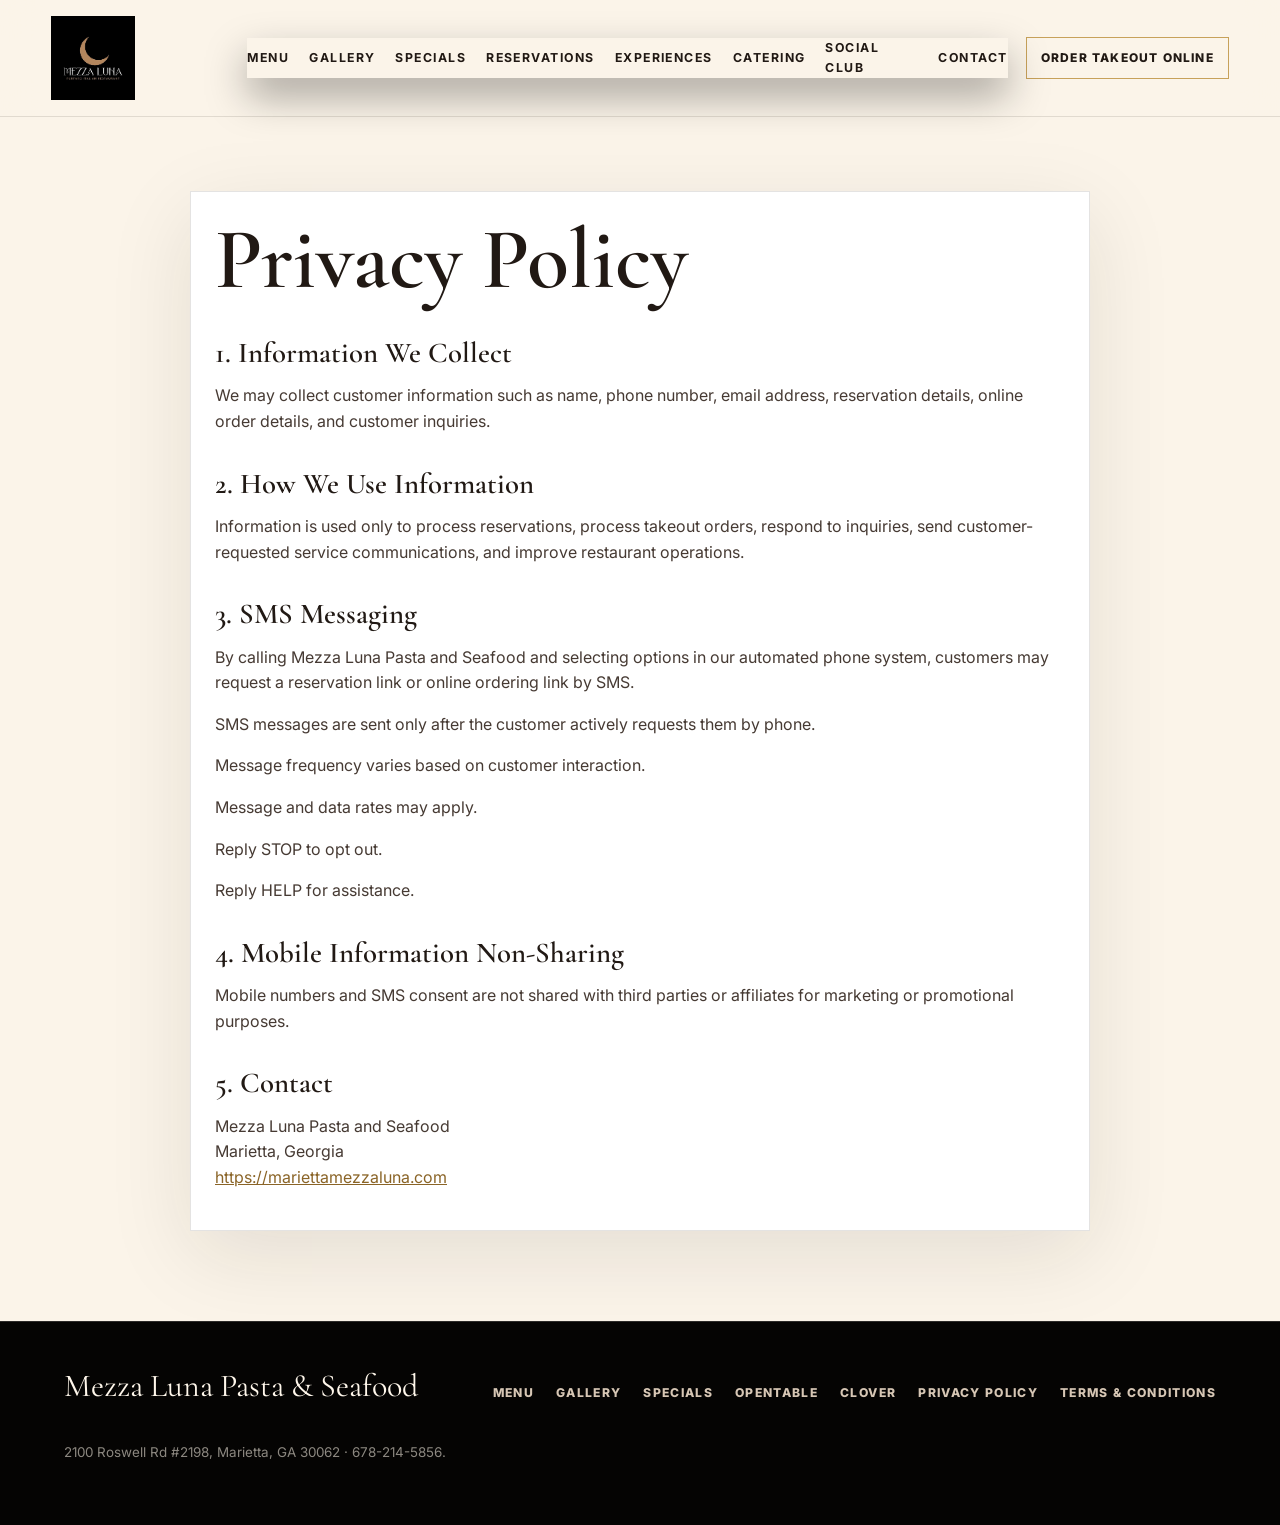
<file: privacy-policy/index.html>
<!doctype html>
<html lang="en">
  <head>
    <meta charset="utf-8">
    <meta name="viewport" content="width=device-width, initial-scale=1">
    <title>Privacy Policy | Mezza Luna Pasta & Seafood</title>
    <link rel="preconnect" href="https://fonts.googleapis.com">
    <link rel="preconnect" href="https://fonts.gstatic.com" crossorigin>
    <link href="https://fonts.googleapis.com/css2?family=Cormorant+Garamond:wght@500;600;700&family=Inter:wght@400;500;700;800;900&family=Lora:wght@400;500;600&display=swap" rel="stylesheet">
    <link rel="stylesheet" href="/assets/css/styles.css">
  </head>
  <body class="legal-body">
    <header class="site-header">
      <a class="brand" href="/index.html"><img class="brand-logo" src="/assets/media/mezza-luna-logo-black.png" alt="Mezza Luna Furfaro Italian Restaurant"></a>
      <nav class="site-nav"><a href="/menu.html">Menu</a><a href="/gallery.html">Gallery</a><a href="/specials.html">Specials</a><a href="https://www.opentable.com/r/mezza-luna-furfaro-italian-restaurant-reservations-marietta?restref=1507207&lang=en-US&ot_source=Restaurant%20website" target="_blank" rel="noopener">Reservations</a><a href="/experiences.html">Experiences</a><a href="https://www.ezcater.com/catering/pvt/mezza-luna-pasta-and-seafood-marietta?fcv=1" target="_blank" rel="noopener">Catering</a><a href="/social-club.html">Social Club</a><a href="/contact.html">Contact</a></nav>
      <div class="header-actions"><a class="btn utility-btn" href="https://mezza-luna-marietta.cloveronline.com/" target="_blank" rel="noopener">Order Takeout Online</a><button class="nav-toggle" type="button" aria-label="Open navigation" aria-expanded="false"><span></span></button></div>
    </header>
    <main class="legal-main">
      <article class="legal-card">
        <h1>Privacy Policy</h1>
        <h2>1. Information We Collect</h2>
        <p>We may collect customer information such as name, phone number, email address, reservation details, online order details, and customer inquiries.</p>
        <h2>2. How We Use Information</h2>
        <p>Information is used only to process reservations, process takeout orders, respond to inquiries, send customer-requested service communications, and improve restaurant operations.</p>
        <h2>3. SMS Messaging</h2>
        <p>By calling Mezza Luna Pasta and Seafood and selecting options in our automated phone system, customers may request a reservation link or online ordering link by SMS.</p>
        <p>SMS messages are sent only after the customer actively requests them by phone.</p>
        <p>Message frequency varies based on customer interaction.</p>
        <p>Message and data rates may apply.</p>
        <p>Reply STOP to opt out.</p>
        <p>Reply HELP for assistance.</p>
        <h2>4. Mobile Information Non-Sharing</h2>
        <p>Mobile numbers and SMS consent are not shared with third parties or affiliates for marketing or promotional purposes.</p>
        <h2>5. Contact</h2>
        <p>Mezza Luna Pasta and Seafood<br>Marietta, Georgia<br><a href="https://mariettamezzaluna.com">https://mariettamezzaluna.com</a></p>
      </article>
    </main>
    <footer class="site-footer"><div class="footer-inner"><div class="footer-brand">Mezza Luna Pasta & Seafood</div><nav class="footer-links"><a href="/menu.html">Menu</a><a href="/gallery.html">Gallery</a><a href="/specials.html">Specials</a><a href="https://www.opentable.com/r/mezza-luna-furfaro-italian-restaurant-reservations-marietta?restref=1507207&lang=en-US&ot_source=Restaurant%20website" target="_blank" rel="noopener">OpenTable</a><a href="https://mezza-luna-marietta.cloveronline.com/" target="_blank" rel="noopener">Clover</a><a href="/privacy-policy/">Privacy Policy</a><a href="/terms-and-conditions/">Terms & Conditions</a></nav><p class="fine-print">2100 Roswell Rd #2198, Marietta, GA 30062 · 678-214-5856.</p></div></footer>
    <script src="/assets/js/main.js?v=sticky-tabs"></script>
  </body>
</html>
</file>
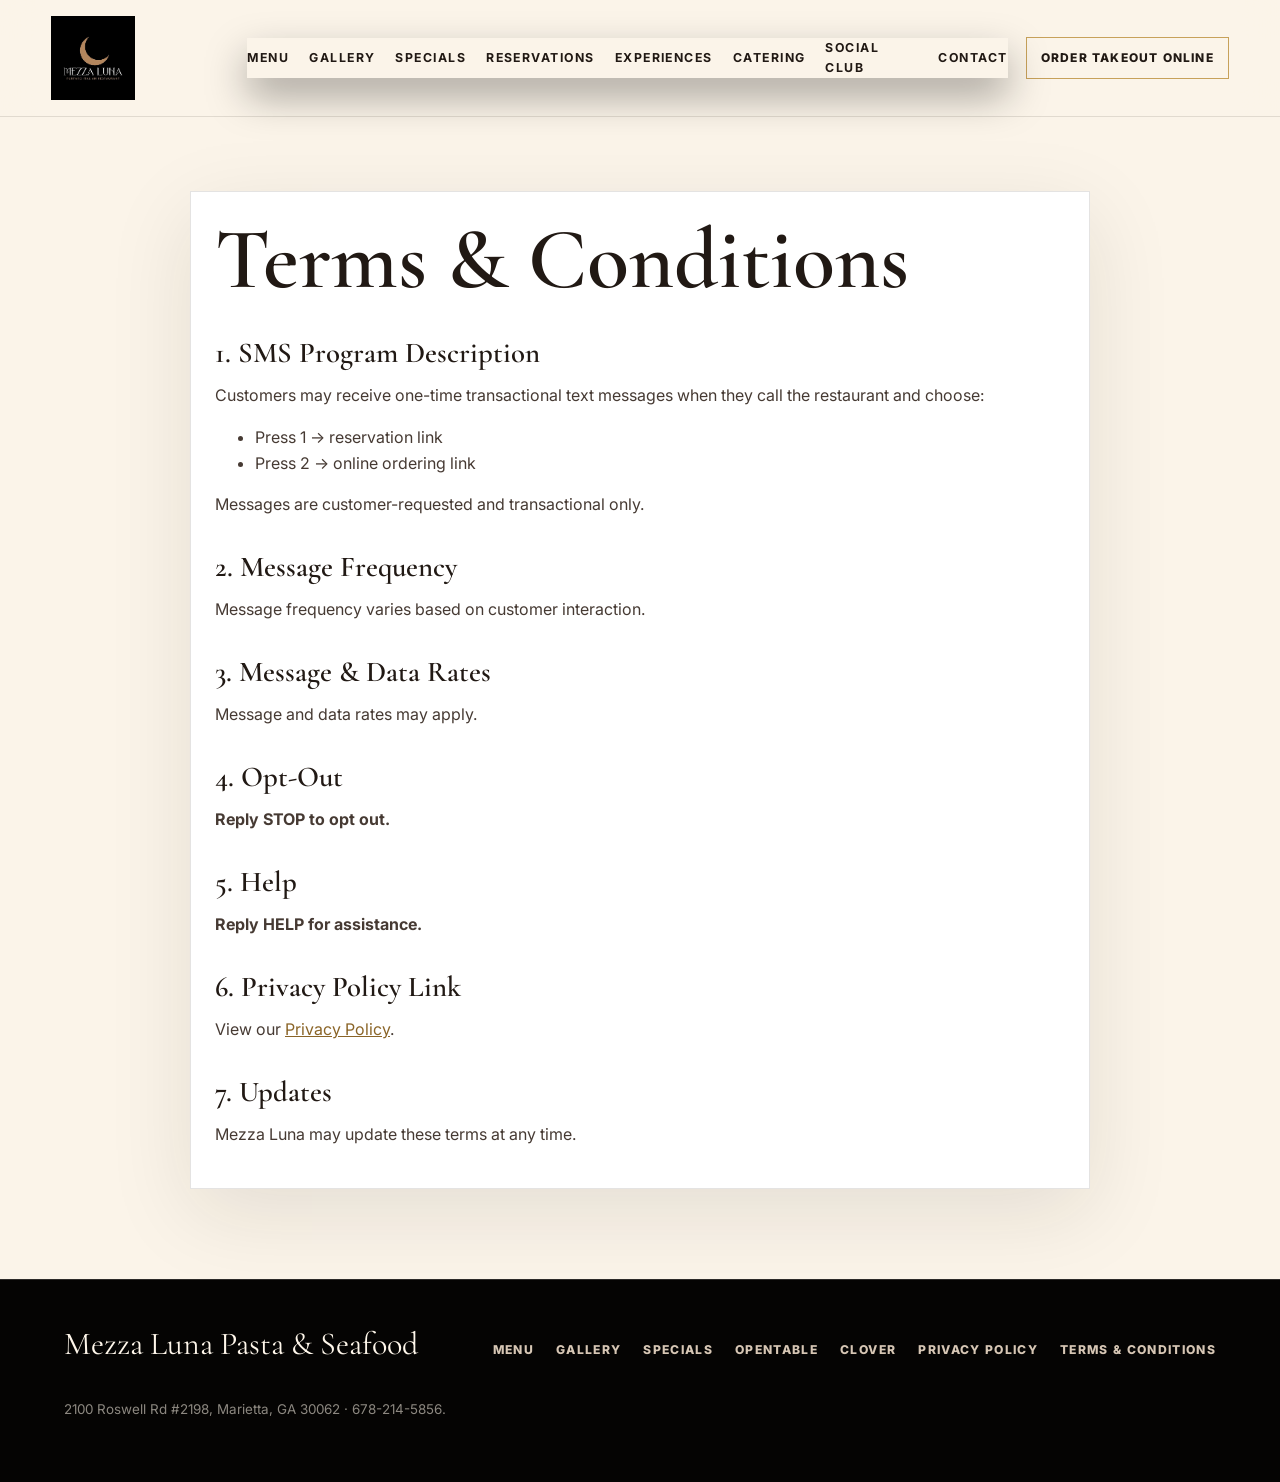
<file: terms-and-conditions/index.html>
<!doctype html>
<html lang="en">
  <head>
    <meta charset="utf-8">
    <meta name="viewport" content="width=device-width, initial-scale=1">
    <title>Terms & Conditions | Mezza Luna Pasta & Seafood</title>
    <link rel="preconnect" href="https://fonts.googleapis.com">
    <link rel="preconnect" href="https://fonts.gstatic.com" crossorigin>
    <link href="https://fonts.googleapis.com/css2?family=Cormorant+Garamond:wght@500;600;700&family=Inter:wght@400;500;700;800;900&family=Lora:wght@400;500;600&display=swap" rel="stylesheet">
    <link rel="stylesheet" href="/assets/css/styles.css">
  </head>
  <body class="legal-body">
    <header class="site-header">
      <a class="brand" href="/index.html"><img class="brand-logo" src="/assets/media/mezza-luna-logo-black.png" alt="Mezza Luna Furfaro Italian Restaurant"></a>
      <nav class="site-nav"><a href="/menu.html">Menu</a><a href="/gallery.html">Gallery</a><a href="/specials.html">Specials</a><a href="https://www.opentable.com/r/mezza-luna-furfaro-italian-restaurant-reservations-marietta?restref=1507207&lang=en-US&ot_source=Restaurant%20website" target="_blank" rel="noopener">Reservations</a><a href="/experiences.html">Experiences</a><a href="https://www.ezcater.com/catering/pvt/mezza-luna-pasta-and-seafood-marietta?fcv=1" target="_blank" rel="noopener">Catering</a><a href="/social-club.html">Social Club</a><a href="/contact.html">Contact</a></nav>
      <div class="header-actions"><a class="btn utility-btn" href="https://mezza-luna-marietta.cloveronline.com/" target="_blank" rel="noopener">Order Takeout Online</a><button class="nav-toggle" type="button" aria-label="Open navigation" aria-expanded="false"><span></span></button></div>
    </header>
    <main class="legal-main">
      <article class="legal-card">
        <h1>Terms & Conditions</h1>
        <h2>1. SMS Program Description</h2>
        <p>Customers may receive one-time transactional text messages when they call the restaurant and choose:</p>
        <ul>
          <li>Press 1 → reservation link</li>
          <li>Press 2 → online ordering link</li>
        </ul>
        <p>Messages are customer-requested and transactional only.</p>
        <h2>2. Message Frequency</h2>
        <p>Message frequency varies based on customer interaction.</p>
        <h2>3. Message & Data Rates</h2>
        <p>Message and data rates may apply.</p>
        <h2>4. Opt-Out</h2>
        <p><strong>Reply STOP to opt out.</strong></p>
        <h2>5. Help</h2>
        <p><strong>Reply HELP for assistance.</strong></p>
        <h2>6. Privacy Policy Link</h2>
        <p>View our <a href="/privacy-policy/">Privacy Policy</a>.</p>
        <h2>7. Updates</h2>
        <p>Mezza Luna may update these terms at any time.</p>
      </article>
    </main>
    <footer class="site-footer"><div class="footer-inner"><div class="footer-brand">Mezza Luna Pasta & Seafood</div><nav class="footer-links"><a href="/menu.html">Menu</a><a href="/gallery.html">Gallery</a><a href="/specials.html">Specials</a><a href="https://www.opentable.com/r/mezza-luna-furfaro-italian-restaurant-reservations-marietta?restref=1507207&lang=en-US&ot_source=Restaurant%20website" target="_blank" rel="noopener">OpenTable</a><a href="https://mezza-luna-marietta.cloveronline.com/" target="_blank" rel="noopener">Clover</a><a href="/privacy-policy/">Privacy Policy</a><a href="/terms-and-conditions/">Terms & Conditions</a></nav><p class="fine-print">2100 Roswell Rd #2198, Marietta, GA 30062 · 678-214-5856.</p></div></footer>
    <script src="/assets/js/main.js?v=sticky-tabs"></script>
  </body>
</html>
</file>
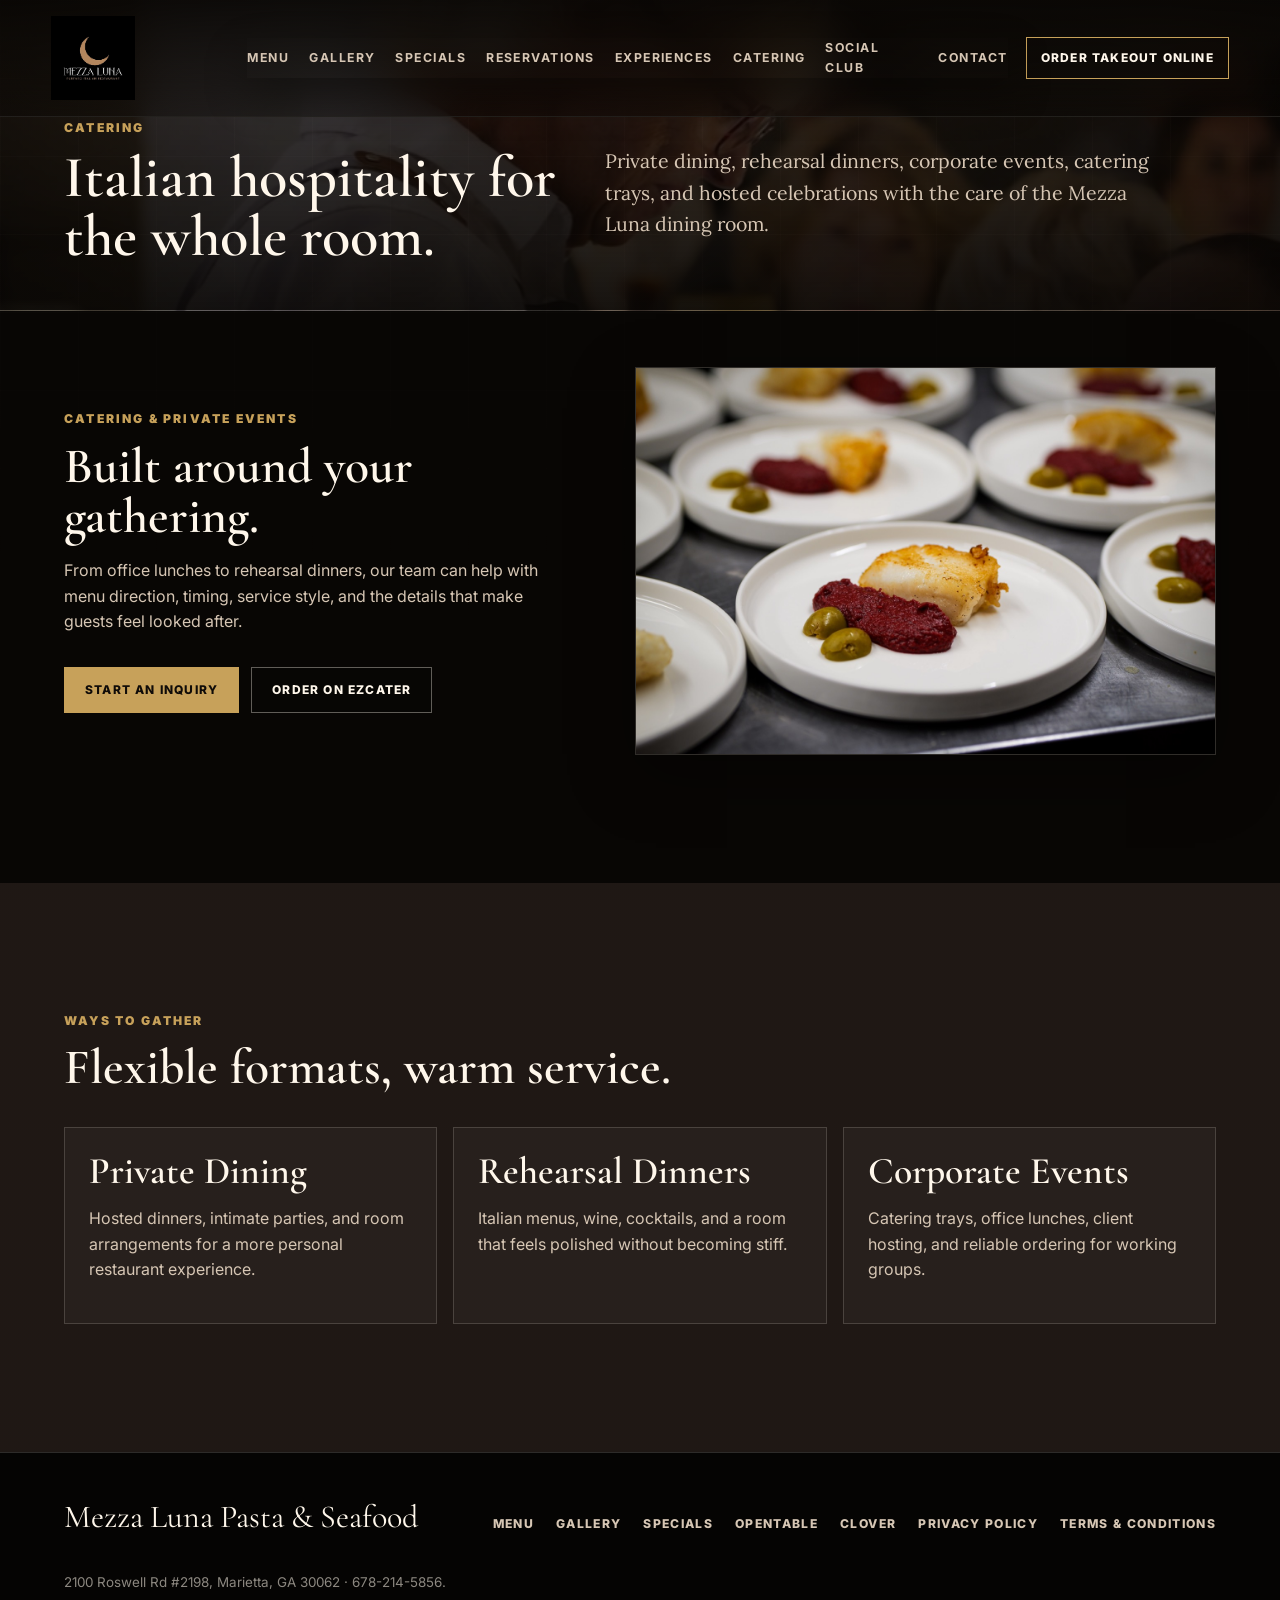
<file: catering.html>
<!doctype html>
<html lang="en">
  <head>
    <meta charset="utf-8"><meta name="viewport" content="width=device-width, initial-scale=1">
    <title>Catering & Private Dining | Mezza Luna Pasta & Seafood</title>
    <meta name="description" content="Catering, private dining, rehearsal dinners, corporate events, catering trays, and hosted celebrations at Mezza Luna in Marietta.">
    <link rel="preconnect" href="https://fonts.googleapis.com"><link rel="preconnect" href="https://fonts.gstatic.com" crossorigin>
    <link href="https://fonts.googleapis.com/css2?family=Cormorant+Garamond:wght@500;600;700&family=Inter:wght@400;500;700;800;900&family=Lora:wght@400;500;600&display=swap" rel="stylesheet"><link rel="stylesheet" href="assets/css/styles.css">
  </head>
  <body>
    <header class="site-header"><a class="brand" href="index.html"><img class="brand-logo" src="assets/media/mezza-luna-logo-black.png" alt="Mezza Luna Furfaro Italian Restaurant"></a><nav class="site-nav"><a href="menu.html">Menu</a><a href="gallery.html">Gallery</a><a href="specials.html">Specials</a><a href="https://www.opentable.com/r/mezza-luna-furfaro-italian-restaurant-reservations-marietta?restref=1507207&lang=en-US&ot_source=Restaurant%20website" target="_blank" rel="noopener">Reservations</a><a href="experiences.html">Experiences</a><a href="https://www.ezcater.com/catering/pvt/mezza-luna-pasta-and-seafood-marietta?fcv=1" target="_blank" rel="noopener">Catering</a><a href="social-club.html">Social Club</a><a href="contact.html">Contact</a></nav><div class="header-actions"><a class="btn utility-btn" href="https://mezza-luna-marietta.cloveronline.com/" target="_blank" rel="noopener">Order Takeout Online</a><button class="nav-toggle" type="button" aria-label="Open navigation" aria-expanded="false"><span></span></button></div></header>
    <main>
      <section class="page-hero" style="--page-image: url('/assets/media/selected/hospitality-service.jpg')"><div class="section-inner"><div><p class="eyebrow">Catering</p><h1>Italian hospitality for the whole room.</h1></div><p class="lead">Private dining, rehearsal dinners, corporate events, catering trays, and hosted celebrations with the care of the Mezza Luna dining room.</p></div></section>
      <section class="section"><div class="section-inner split"><div class="section-copy"><p class="kicker">Catering & Private Events</p><h2>Built around your gathering.</h2><p class="body-copy">From office lunches to rehearsal dinners, our team can help with menu direction, timing, service style, and the details that make guests feel looked after.</p><div class="page-actions"><a class="btn" href="contact.html">Start an Inquiry</a><a class="btn secondary" href="https://www.ezcater.com/catering/pvt/mezza-luna-pasta-and-seafood-marietta?fcv=1" target="_blank" rel="noopener">Order on ezCater</a></div></div><img class="catering-photo" src="assets/media/selected/seafood-plating.jpg" alt="Chef plated seafood for catering"></div></section>
      <section class="section alt"><div class="section-inner"><p class="kicker">Ways to Gather</p><h2>Flexible formats, warm service.</h2><div class="catering-grid"><div class="info-panel"><h3>Private Dining</h3><p class="body-copy">Hosted dinners, intimate parties, and room arrangements for a more personal restaurant experience.</p></div><div class="info-panel"><h3>Rehearsal Dinners</h3><p class="body-copy">Italian menus, wine, cocktails, and a room that feels polished without becoming stiff.</p></div><div class="info-panel"><h3>Corporate Events</h3><p class="body-copy">Catering trays, office lunches, client hosting, and reliable ordering for working groups.</p></div></div></div></section>
    </main>
    <footer class="site-footer"><div class="footer-inner"><div class="footer-brand">Mezza Luna Pasta & Seafood</div><nav class="footer-links"><a href="menu.html">Menu</a><a href="gallery.html">Gallery</a><a href="specials.html">Specials</a><a href="https://www.opentable.com/r/mezza-luna-furfaro-italian-restaurant-reservations-marietta?restref=1507207&lang=en-US&ot_source=Restaurant%20website" target="_blank" rel="noopener">OpenTable</a><a href="https://mezza-luna-marietta.cloveronline.com/" target="_blank" rel="noopener">Clover</a><a href="privacy-policy/">Privacy Policy</a><a href="terms-and-conditions/">Terms & Conditions</a></nav><p class="fine-print">2100 Roswell Rd #2198, Marietta, GA 30062 · 678-214-5856.</p></div></footer><script src="assets/js/main.js?v=sticky-tabs"></script>
  </body>
</html>
</file>
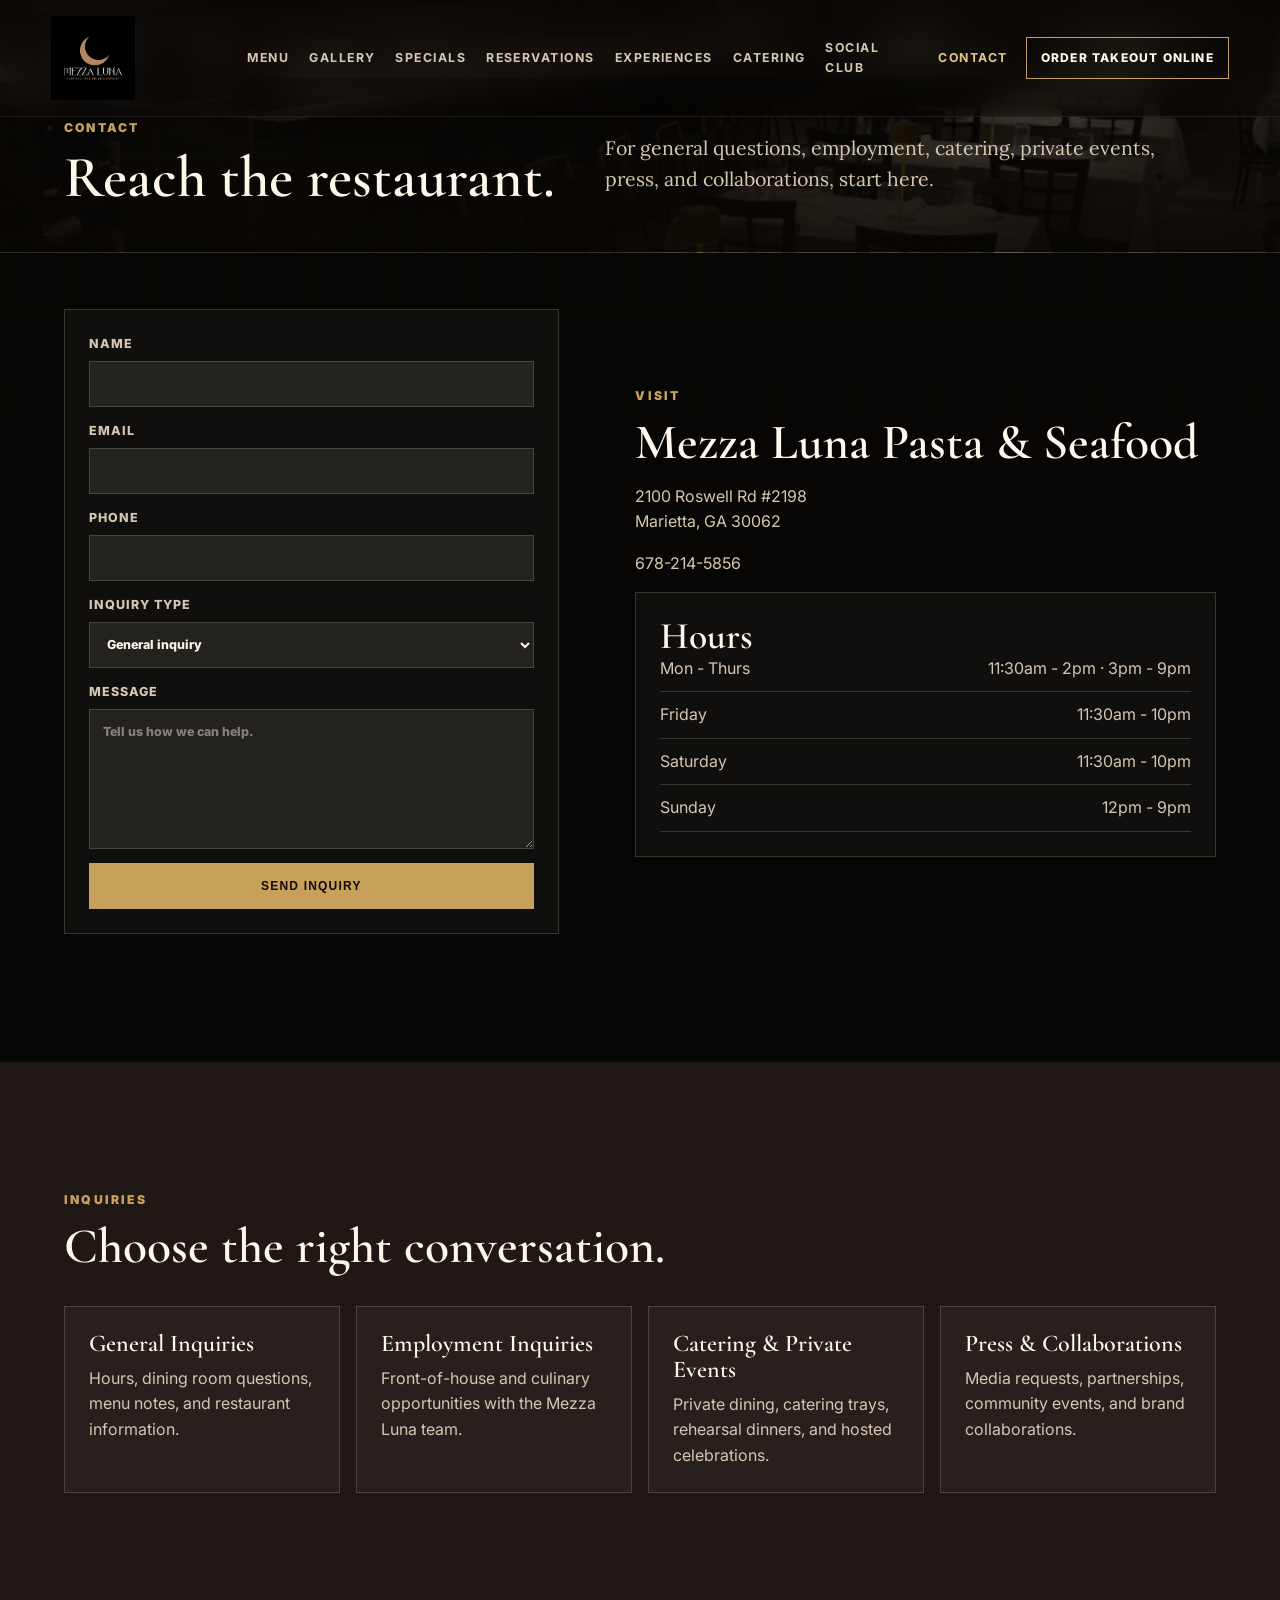
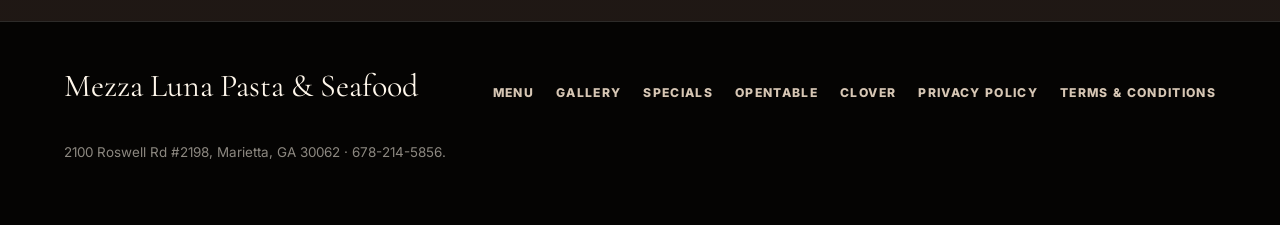
<file: contact.html>
<!doctype html>
<html lang="en">
  <head>
    <meta charset="utf-8"><meta name="viewport" content="width=device-width, initial-scale=1">
    <title>Contact | Mezza Luna Pasta & Seafood</title>
    <meta name="description" content="Contact Mezza Luna Pasta & Seafood for general inquiries, employment, catering and private events, press, collaborations, hours, phone, and address.">
    <link rel="preconnect" href="https://fonts.googleapis.com"><link rel="preconnect" href="https://fonts.gstatic.com" crossorigin>
    <link href="https://fonts.googleapis.com/css2?family=Cormorant+Garamond:wght@500;600;700&family=Inter:wght@400;500;700;800;900&family=Lora:wght@400;500;600&display=swap" rel="stylesheet"><link rel="stylesheet" href="assets/css/styles.css">
  </head>
  <body>
    <header class="site-header"><a class="brand" href="index.html"><img class="brand-logo" src="assets/media/mezza-luna-logo-black.png" alt="Mezza Luna Furfaro Italian Restaurant"></a><nav class="site-nav"><a href="menu.html">Menu</a><a href="gallery.html">Gallery</a><a href="specials.html">Specials</a><a href="https://www.opentable.com/r/mezza-luna-furfaro-italian-restaurant-reservations-marietta?restref=1507207&lang=en-US&ot_source=Restaurant%20website" target="_blank" rel="noopener">Reservations</a><a href="experiences.html">Experiences</a><a href="https://www.ezcater.com/catering/pvt/mezza-luna-pasta-and-seafood-marietta?fcv=1" target="_blank" rel="noopener">Catering</a><a href="social-club.html">Social Club</a><a href="contact.html">Contact</a></nav><div class="header-actions"><a class="btn utility-btn" href="https://mezza-luna-marietta.cloveronline.com/" target="_blank" rel="noopener">Order Takeout Online</a><button class="nav-toggle" type="button" aria-label="Open navigation" aria-expanded="false"><span></span></button></div></header>
    <main>
      <section class="page-hero" style="--page-image: url('/assets/media/selected/dining-room.jpg')"><div class="section-inner"><div><p class="eyebrow">Contact</p><h1>Reach the restaurant.</h1></div><p class="lead">For general questions, employment, catering, private events, press, and collaborations, start here.</p></div></section>
      <section class="section"><div class="section-inner split"><div class="form-panel"><form name="contact" method="POST" data-netlify="true" class="form-grid"><input type="hidden" name="form-name" value="contact"><label>Name<input name="name" autocomplete="name" required></label><label>Email<input type="email" name="email" autocomplete="email" required></label><label>Phone<input name="phone" autocomplete="tel"></label><label>Inquiry Type<select name="inquiry_type"><option>General inquiry</option><option>Employment inquiry</option><option>Catering / private event inquiry</option><option>Press / collaboration inquiry</option></select></label><label>Message<textarea name="message" placeholder="Tell us how we can help." required></textarea></label><button class="btn" type="submit">Send Inquiry</button></form></div><div><p class="kicker">Visit</p><h2>Mezza Luna Pasta & Seafood</h2><p class="body-copy">2100 Roswell Rd #2198<br>Marietta, GA 30062</p><p class="body-copy"><a href="tel:678-214-5856">678-214-5856</a></p><div class="info-panel"><h3>Hours</h3><div class="hours"><div><span>Mon - Thurs</span><span>11:30am - 2pm · 3pm - 9pm</span></div><div><span>Friday</span><span>11:30am - 10pm</span></div><div><span>Saturday</span><span>11:30am - 10pm</span></div><div><span>Sunday</span><span>12pm - 9pm</span></div></div></div></div></div></section>
      <section class="section alt"><div class="section-inner"><p class="kicker">Inquiries</p><h2>Choose the right conversation.</h2><div class="contact-grid"><div class="contact-card"><strong>General Inquiries</strong><span>Hours, dining room questions, menu notes, and restaurant information.</span></div><div class="contact-card"><strong>Employment Inquiries</strong><span>Front-of-house and culinary opportunities with the Mezza Luna team.</span></div><div class="contact-card"><strong>Catering & Private Events</strong><span>Private dining, catering trays, rehearsal dinners, and hosted celebrations.</span></div><div class="contact-card"><strong>Press & Collaborations</strong><span>Media requests, partnerships, community events, and brand collaborations.</span></div></div></div></section>
    </main>
    <footer class="site-footer"><div class="footer-inner"><div class="footer-brand">Mezza Luna Pasta & Seafood</div><nav class="footer-links"><a href="menu.html">Menu</a><a href="gallery.html">Gallery</a><a href="specials.html">Specials</a><a href="https://www.opentable.com/r/mezza-luna-furfaro-italian-restaurant-reservations-marietta?restref=1507207&lang=en-US&ot_source=Restaurant%20website" target="_blank" rel="noopener">OpenTable</a><a href="https://mezza-luna-marietta.cloveronline.com/" target="_blank" rel="noopener">Clover</a><a href="privacy-policy/">Privacy Policy</a><a href="terms-and-conditions/">Terms & Conditions</a></nav><p class="fine-print">2100 Roswell Rd #2198, Marietta, GA 30062 · 678-214-5856.</p></div></footer><script src="assets/js/main.js?v=sticky-tabs"></script>
  </body>
</html>
</file>
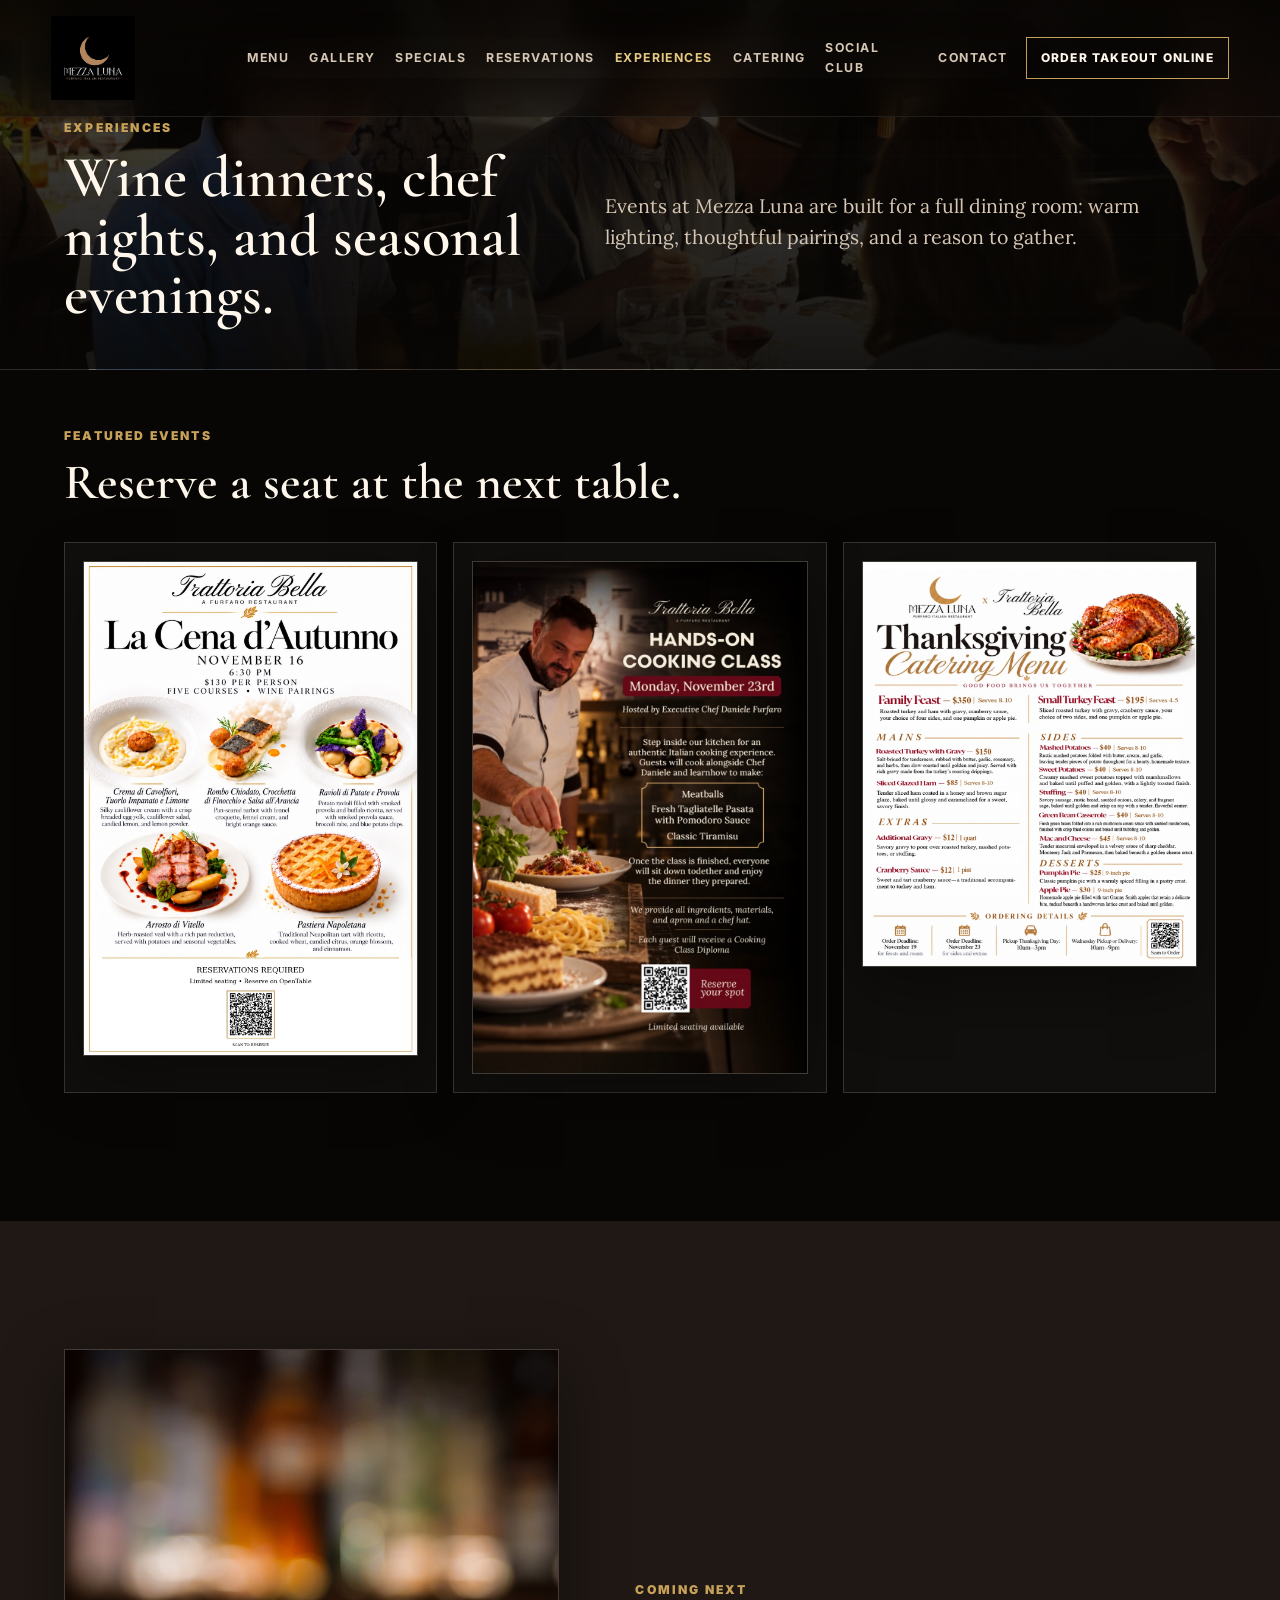
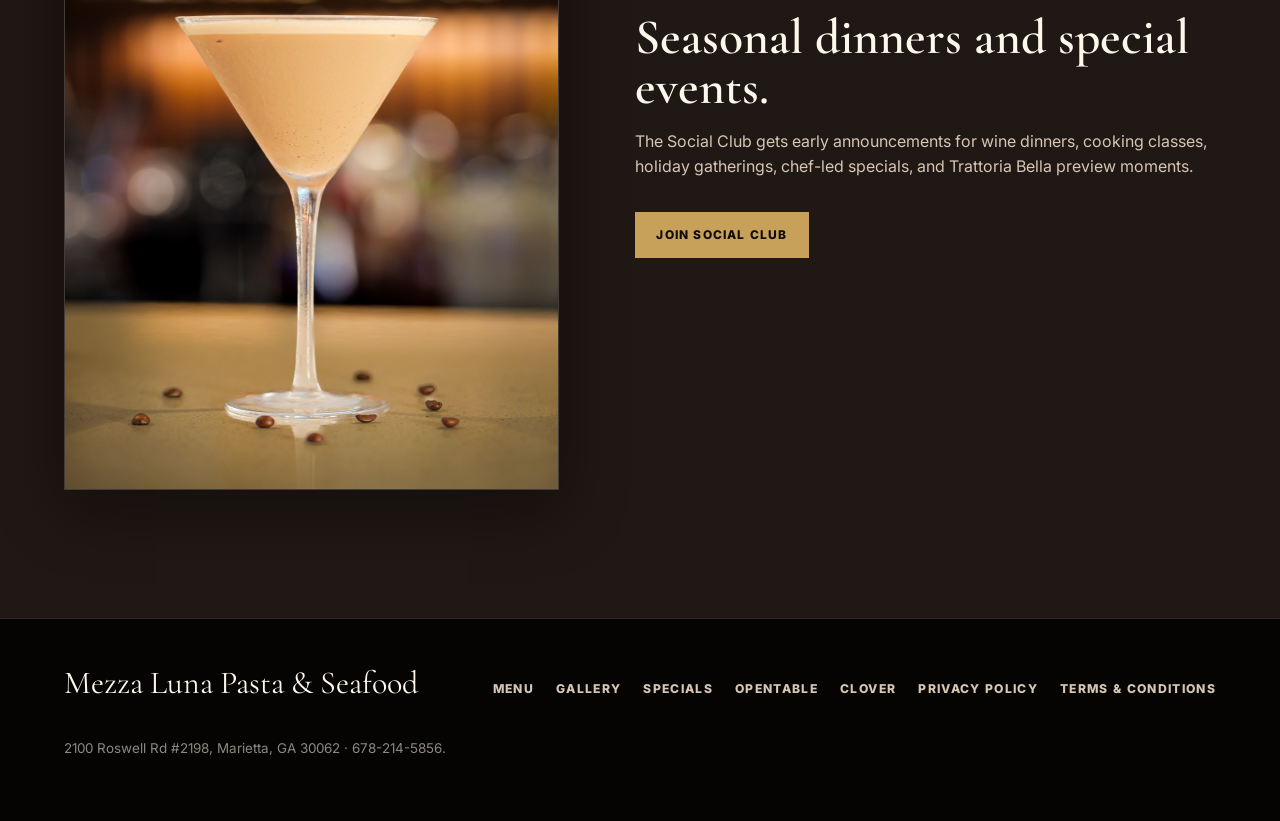
<file: experiences.html>
<!doctype html>
<html lang="en">
  <head>
    <meta charset="utf-8"><meta name="viewport" content="width=device-width, initial-scale=1">
    <title>Experiences | Mezza Luna Pasta & Seafood</title>
    <meta name="description" content="Wine dinners, hands-on cooking classes, holiday catering, and seasonal events at Mezza Luna in Marietta.">
    <link rel="preconnect" href="https://fonts.googleapis.com"><link rel="preconnect" href="https://fonts.gstatic.com" crossorigin>
    <link href="https://fonts.googleapis.com/css2?family=Cormorant+Garamond:wght@500;600;700&family=Inter:wght@400;500;700;800;900&family=Lora:wght@400;500;600&display=swap" rel="stylesheet"><link rel="stylesheet" href="assets/css/styles.css">
  </head>
  <body>
    <header class="site-header"><a class="brand" href="index.html"><img class="brand-logo" src="assets/media/mezza-luna-logo-black.png" alt="Mezza Luna Furfaro Italian Restaurant"></a><nav class="site-nav"><a href="menu.html">Menu</a><a href="gallery.html">Gallery</a><a href="specials.html">Specials</a><a href="https://www.opentable.com/r/mezza-luna-furfaro-italian-restaurant-reservations-marietta?restref=1507207&lang=en-US&ot_source=Restaurant%20website" target="_blank" rel="noopener">Reservations</a><a href="experiences.html">Experiences</a><a href="https://www.ezcater.com/catering/pvt/mezza-luna-pasta-and-seafood-marietta?fcv=1" target="_blank" rel="noopener">Catering</a><a href="social-club.html">Social Club</a><a href="contact.html">Contact</a></nav><div class="header-actions"><a class="btn utility-btn" href="https://mezza-luna-marietta.cloveronline.com/" target="_blank" rel="noopener">Order Takeout Online</a><button class="nav-toggle" type="button" aria-label="Open navigation" aria-expanded="false"><span></span></button></div></header>
    <main>
      <section class="page-hero" style="--page-image: url('/assets/media/selected/guests-dining.jpg')"><div class="section-inner"><div><p class="eyebrow">Experiences</p><h1>Wine dinners, chef nights, and seasonal evenings.</h1></div><p class="lead">Events at Mezza Luna are built for a full dining room: warm lighting, thoughtful pairings, and a reason to gather.</p></div></section>
      <section class="section"><div class="section-inner"><p class="kicker">Featured Events</p><h2>Reserve a seat at the next table.</h2><div class="event-grid flyer-grid"><article class="event-card flyer-card"><a href="https://www.opentable.com/booking/experiences-availability?rid=1507207&amp;restref=1507207&amp;experienceId=827068" target="_blank" rel="noopener"><img src="assets/events/la-cena-d-autunno.jpg" alt="La Cena d’Autunno five-course wine dinner flyer"></a></article><article class="event-card flyer-card"><a href="https://www.opentable.com/booking/experiences-availability?rid=1507207&amp;restref=1507207&amp;experienceId=816813" target="_blank" rel="noopener"><img src="assets/events/hands-on-italian-cooking-class.jpg" alt="Hands-on Italian cooking class with Chef Daniele flyer"></a></article><article class="event-card flyer-card"><a href="https://mezzaluna.fillout.com/thanksgivingcatering" target="_blank" rel="noopener"><img src="assets/events/thanksgiving-catering.jpg" alt="Thanksgiving catering menu flyer"></a></article></div></div></section>
      <section class="section alt"><div class="section-inner split"><img class="feature-image" src="assets/media/selected/pistachio-martini.jpg" alt="Martini at Mezza Luna"><div class="section-copy"><p class="kicker">Coming Next</p><h2>Seasonal dinners and special events.</h2><p class="body-copy">The Social Club gets early announcements for wine dinners, cooking classes, holiday gatherings, chef-led specials, and Trattoria Bella preview moments.</p><div class="page-actions"><a class="btn" href="social-club.html">Join Social Club</a></div></div></div></section>
    </main>
    <footer class="site-footer"><div class="footer-inner"><div class="footer-brand">Mezza Luna Pasta & Seafood</div><nav class="footer-links"><a href="menu.html">Menu</a><a href="gallery.html">Gallery</a><a href="specials.html">Specials</a><a href="https://www.opentable.com/r/mezza-luna-furfaro-italian-restaurant-reservations-marietta?restref=1507207&lang=en-US&ot_source=Restaurant%20website" target="_blank" rel="noopener">OpenTable</a><a href="https://mezza-luna-marietta.cloveronline.com/" target="_blank" rel="noopener">Clover</a><a href="privacy-policy/">Privacy Policy</a><a href="terms-and-conditions/">Terms & Conditions</a></nav><p class="fine-print">2100 Roswell Rd #2198, Marietta, GA 30062 · 678-214-5856.</p></div></footer><script src="assets/js/main.js?v=sticky-tabs"></script>
  </body>
</html>
</file>
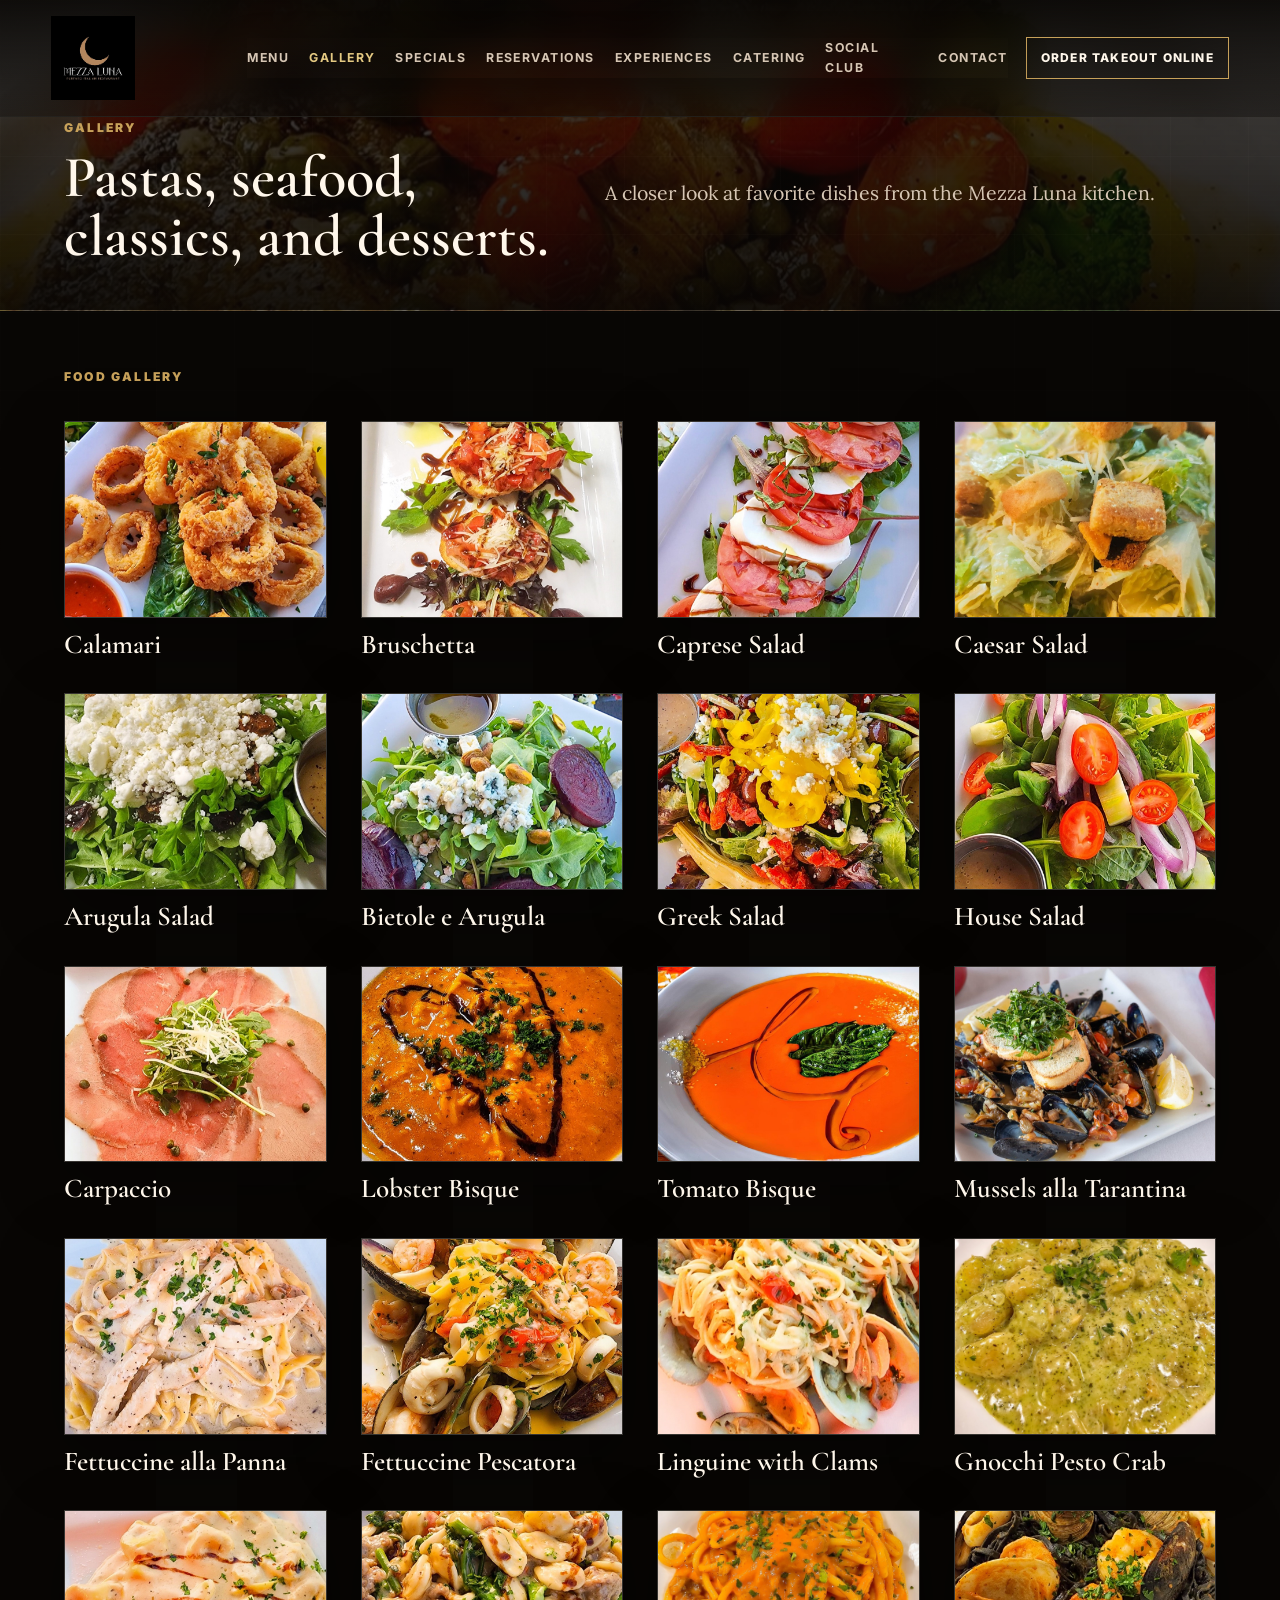
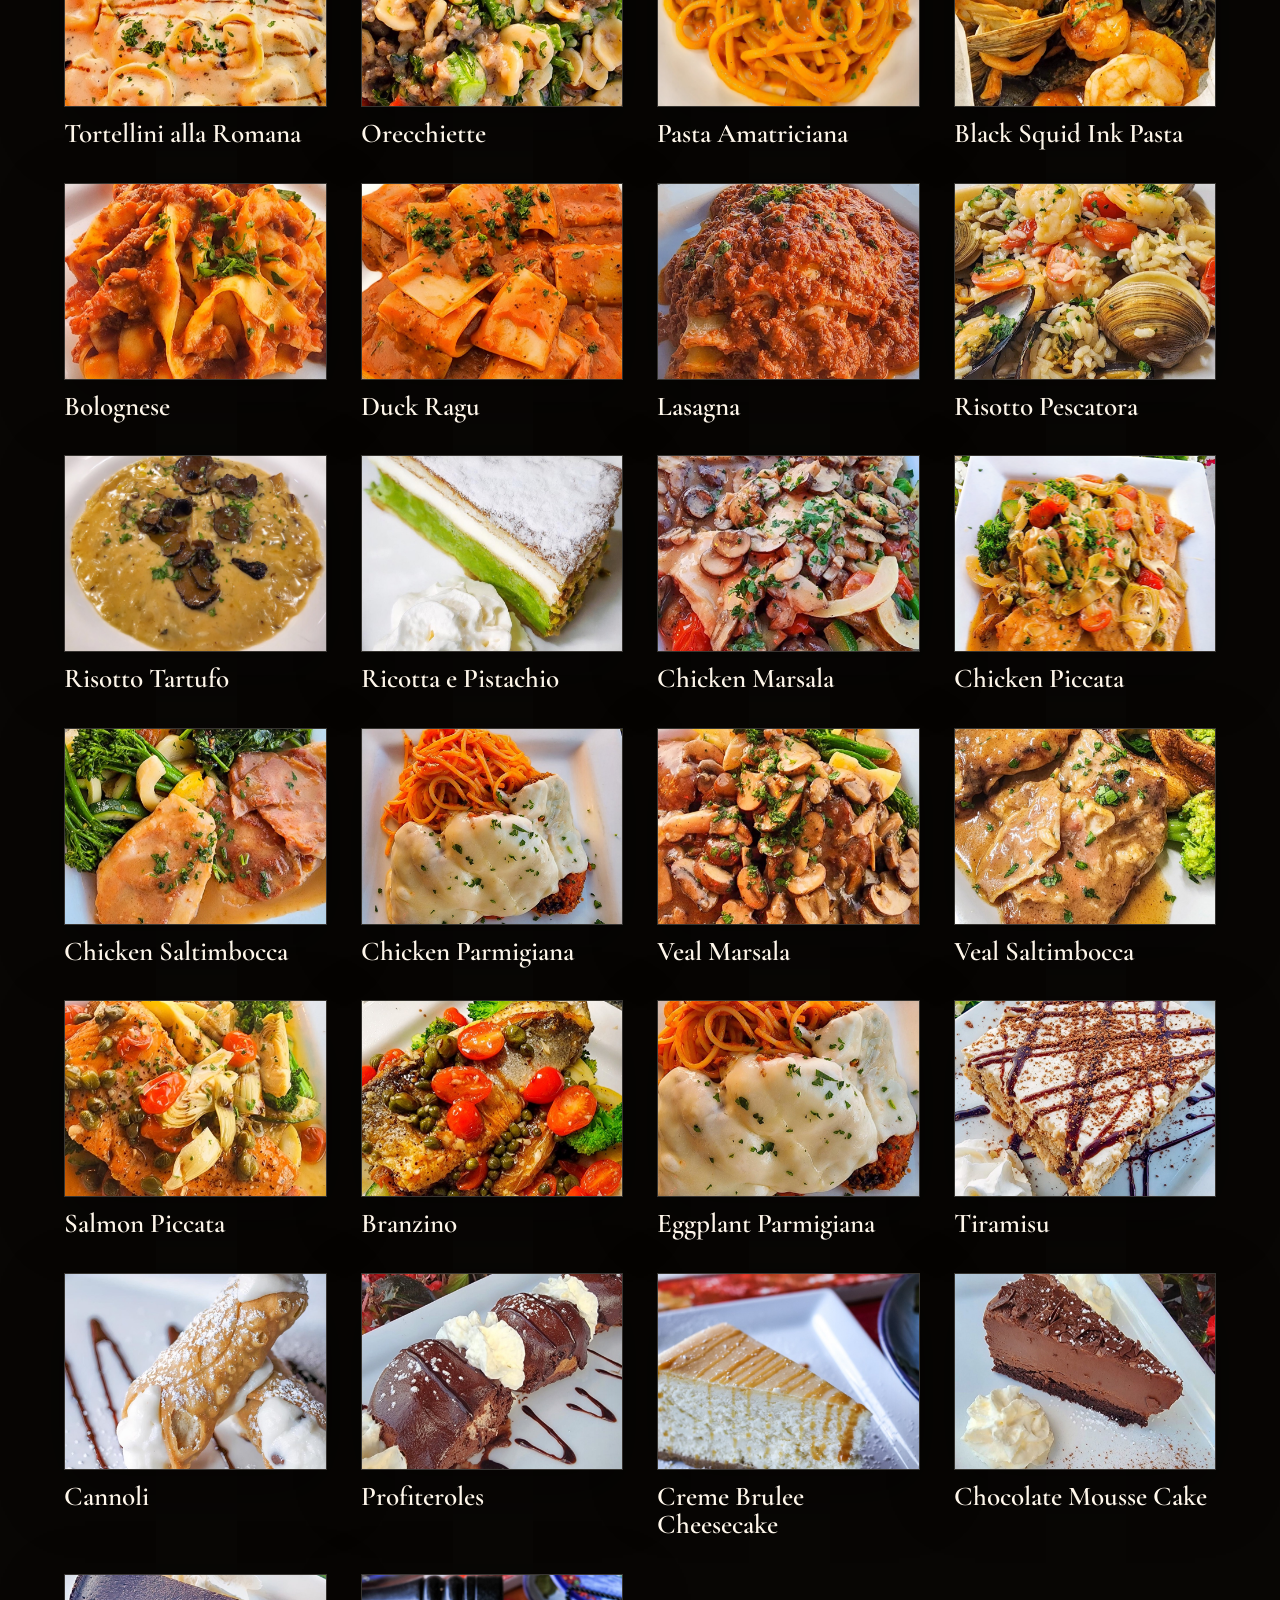
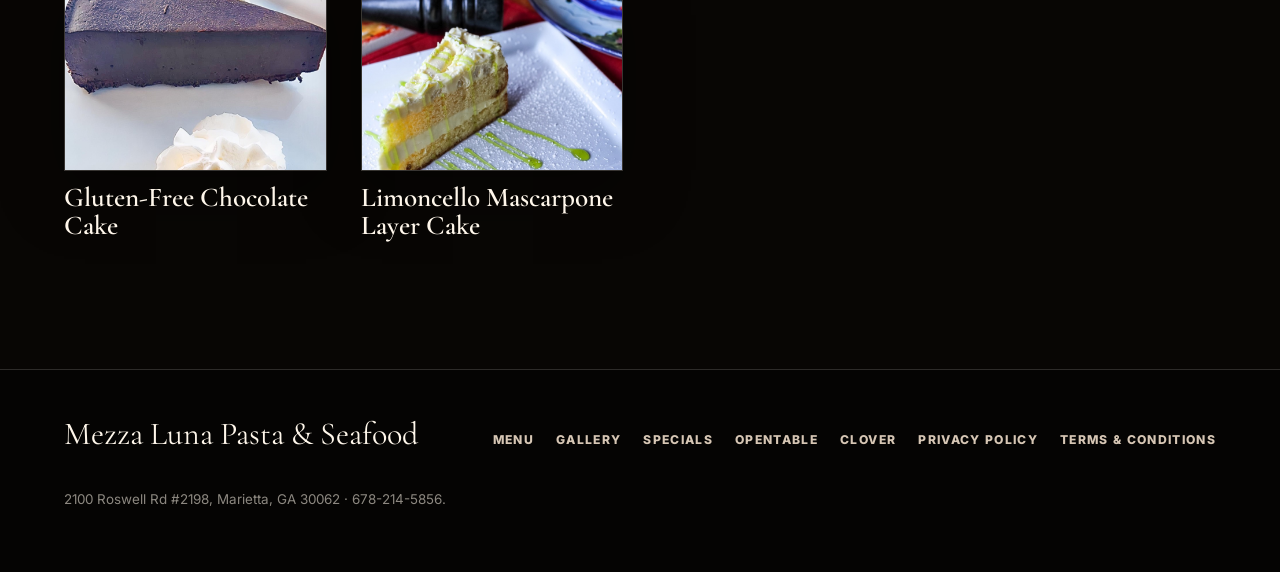
<file: gallery.html>
<!doctype html>
<html lang="en">
  <head>
    <meta charset="utf-8">
    <meta name="viewport" content="width=device-width, initial-scale=1">
    <title>Gallery | Mezza Luna Pasta & Seafood</title>
    <meta name="description" content="Explore Mezza Luna Pasta & Seafood dishes, pastas, seafood, salads, entrees, and desserts.">
    <link rel="preconnect" href="https://fonts.googleapis.com">
    <link rel="preconnect" href="https://fonts.gstatic.com" crossorigin>
    <link href="https://fonts.googleapis.com/css2?family=Cormorant+Garamond:wght@500;600;700&family=Inter:wght@400;500;700;800;900&family=Lora:wght@400;500;600&display=swap" rel="stylesheet">
    <link rel="stylesheet" href="assets/css/styles.css">
  </head>
  <body>
    <header class="site-header">
      <a class="brand" href="index.html" aria-label="Mezza Luna home"><img class="brand-logo" src="assets/media/mezza-luna-logo-black.png" alt="Mezza Luna Furfaro Italian Restaurant"></a>
      <nav class="site-nav" aria-label="Primary navigation"><a href="menu.html">Menu</a><a href="gallery.html">Gallery</a><a href="specials.html">Specials</a><a href="https://www.opentable.com/r/mezza-luna-furfaro-italian-restaurant-reservations-marietta?restref=1507207&lang=en-US&ot_source=Restaurant%20website" target="_blank" rel="noopener">Reservations</a><a href="experiences.html">Experiences</a><a href="https://www.ezcater.com/catering/pvt/mezza-luna-pasta-and-seafood-marietta?fcv=1" target="_blank" rel="noopener">Catering</a><a href="social-club.html">Social Club</a><a href="contact.html">Contact</a></nav>
      <div class="header-actions"><a class="btn utility-btn" href="https://mezza-luna-marietta.cloveronline.com/" target="_blank" rel="noopener">Order Takeout Online</a><button class="nav-toggle" type="button" aria-label="Open navigation" aria-expanded="false"><span></span></button></div>
    </header>

    <main>
      <section class="page-hero" style="--page-image: url('/assets/gallery/food-pictures/Branzino.jpg')">
        <div class="section-inner">
          <div>
            <p class="eyebrow">Gallery</p>
            <h1>Pastas, seafood, classics, and desserts.</h1>
          </div>
          <p class="lead">A closer look at favorite dishes from the Mezza Luna kitchen.</p>
        </div>
      </section>

      <section class="section">
        <div class="section-inner">
          <p class="kicker">Food Gallery</p>
          <div class="gallery-grid">
            <a class="gallery-card" href="assets/gallery/food-pictures/Calamari.jpg" target="_blank" rel="noopener"><img src="assets/gallery/food-pictures/Calamari.jpg" alt="Calamari" loading="lazy"><span>Calamari</span></a>
            <a class="gallery-card" href="assets/gallery/food-pictures/Bruscetta.jpg" target="_blank" rel="noopener"><img src="assets/gallery/food-pictures/Bruscetta.jpg" alt="Bruschetta" loading="lazy"><span>Bruschetta</span></a>
            <a class="gallery-card" href="assets/gallery/food-pictures/Caprese%20Salad.jpg" target="_blank" rel="noopener"><img src="assets/gallery/food-pictures/Caprese%20Salad.jpg" alt="Caprese Salad" loading="lazy"><span>Caprese Salad</span></a>
            <a class="gallery-card" href="assets/gallery/food-pictures/Ceasar%20Salad.jpg" target="_blank" rel="noopener"><img src="assets/gallery/food-pictures/Ceasar%20Salad.jpg" alt="Caesar Salad" loading="lazy"><span>Caesar Salad</span></a>
            <a class="gallery-card" href="assets/gallery/food-pictures/Arugala%20Salad.jpg" target="_blank" rel="noopener"><img src="assets/gallery/food-pictures/Arugala%20Salad.jpg" alt="Arugula Salad" loading="lazy"><span>Arugula Salad</span></a>
            <a class="gallery-card" href="assets/gallery/food-pictures/Bietole%20Arugala.jpg" target="_blank" rel="noopener"><img src="assets/gallery/food-pictures/Bietole%20Arugala.jpg" alt="Bietole e Arugula" loading="lazy"><span>Bietole e Arugula</span></a>
            <a class="gallery-card" href="assets/gallery/food-pictures/Greek%20Salad.jpg" target="_blank" rel="noopener"><img src="assets/gallery/food-pictures/Greek%20Salad.jpg" alt="Greek Salad" loading="lazy"><span>Greek Salad</span></a>
            <a class="gallery-card" href="assets/gallery/food-pictures/House%20Salad.jpg" target="_blank" rel="noopener"><img src="assets/gallery/food-pictures/House%20Salad.jpg" alt="House Salad" loading="lazy"><span>House Salad</span></a>
            <a class="gallery-card" href="assets/gallery/food-pictures/Carpacio.jpg" target="_blank" rel="noopener"><img src="assets/gallery/food-pictures/Carpacio.jpg" alt="Carpaccio" loading="lazy"><span>Carpaccio</span></a>
            <a class="gallery-card" href="assets/gallery/food-pictures/Lobster%20Bisque.jpg" target="_blank" rel="noopener"><img src="assets/gallery/food-pictures/Lobster%20Bisque.jpg" alt="Lobster Bisque" loading="lazy"><span>Lobster Bisque</span></a>
            <a class="gallery-card" href="assets/gallery/food-pictures/Tomato%20Bisque.jpg" target="_blank" rel="noopener"><img src="assets/gallery/food-pictures/Tomato%20Bisque.jpg" alt="Tomato Bisque" loading="lazy"><span>Tomato Bisque</span></a>
            <a class="gallery-card" href="assets/gallery/food-pictures/Mussels%20Alla%20Tarantina.jpg" target="_blank" rel="noopener"><img src="assets/gallery/food-pictures/Mussels%20Alla%20Tarantina.jpg" alt="Mussels alla Tarantina" loading="lazy"><span>Mussels alla Tarantina</span></a>
            <a class="gallery-card" href="assets/gallery/food-pictures/Fett%20alla%20Panna.jpg" target="_blank" rel="noopener"><img src="assets/gallery/food-pictures/Fett%20alla%20Panna.jpg" alt="Fettuccine alla Panna" loading="lazy"><span>Fettuccine alla Panna</span></a>
            <a class="gallery-card" href="assets/gallery/food-pictures/Fett%20Pescatora.jpg" target="_blank" rel="noopener"><img src="assets/gallery/food-pictures/Fett%20Pescatora.jpg" alt="Fettuccine Pescatora" loading="lazy"><span>Fettuccine Pescatora</span></a>
            <a class="gallery-card" href="assets/gallery/food-pictures/Linguini%20Clams.jpg" target="_blank" rel="noopener"><img src="assets/gallery/food-pictures/Linguini%20Clams.jpg" alt="Linguine with Clams" loading="lazy"><span>Linguine with Clams</span></a>
            <a class="gallery-card" href="assets/gallery/food-pictures/Gnocci%20Pesto%20Crab.jpg" target="_blank" rel="noopener"><img src="assets/gallery/food-pictures/Gnocci%20Pesto%20Crab.jpg" alt="Gnocchi Pesto Crab" loading="lazy"><span>Gnocchi Pesto Crab</span></a>
            <a class="gallery-card" href="assets/gallery/food-pictures/Tortelini%20alla%20Romanga.jpg" target="_blank" rel="noopener"><img src="assets/gallery/food-pictures/Tortelini%20alla%20Romanga.jpg" alt="Tortellini alla Romana" loading="lazy"><span>Tortellini alla Romana</span></a>
            <a class="gallery-card" href="assets/gallery/food-pictures/Orrechuiete.jpg" target="_blank" rel="noopener"><img src="assets/gallery/food-pictures/Orrechuiete.jpg" alt="Orecchiette" loading="lazy"><span>Orecchiette</span></a>
            <a class="gallery-card" href="assets/gallery/food-pictures/Pasta%20Amatriciana.jpg" target="_blank" rel="noopener"><img src="assets/gallery/food-pictures/Pasta%20Amatriciana.jpg" alt="Pasta Amatriciana" loading="lazy"><span>Pasta Amatriciana</span></a>
            <a class="gallery-card" href="assets/gallery/food-pictures/Black%20Squid%20Ink%20Pasta.jpg" target="_blank" rel="noopener"><img src="assets/gallery/food-pictures/Black%20Squid%20Ink%20Pasta.jpg" alt="Black Squid Ink Pasta" loading="lazy"><span>Black Squid Ink Pasta</span></a>
            <a class="gallery-card" href="assets/gallery/food-pictures/Bolognese.jpg" target="_blank" rel="noopener"><img src="assets/gallery/food-pictures/Bolognese.jpg" alt="Bolognese" loading="lazy"><span>Bolognese</span></a>
            <a class="gallery-card" href="assets/gallery/food-pictures/Duck%20Ragu.jpg" target="_blank" rel="noopener"><img src="assets/gallery/food-pictures/Duck%20Ragu.jpg" alt="Duck Ragu" loading="lazy"><span>Duck Ragu</span></a>
            <a class="gallery-card" href="assets/gallery/food-pictures/Lasagna.jpg" target="_blank" rel="noopener"><img src="assets/gallery/food-pictures/Lasagna.jpg" alt="Lasagna" loading="lazy"><span>Lasagna</span></a>
            <a class="gallery-card" href="assets/gallery/food-pictures/Rissoto%20Pescatora.jpg" target="_blank" rel="noopener"><img src="assets/gallery/food-pictures/Rissoto%20Pescatora.jpg" alt="Risotto Pescatora" loading="lazy"><span>Risotto Pescatora</span></a>
            <a class="gallery-card" href="assets/gallery/food-pictures/Rissoto%20Tartufo.jpg" target="_blank" rel="noopener"><img src="assets/gallery/food-pictures/Rissoto%20Tartufo.jpg" alt="Risotto Tartufo" loading="lazy"><span>Risotto Tartufo</span></a>
            <a class="gallery-card" href="assets/gallery/food-pictures/Ricotta%20y%20Pistacio.jpg" target="_blank" rel="noopener"><img src="assets/gallery/food-pictures/Ricotta%20y%20Pistacio.jpg" alt="Ricotta e Pistachio" loading="lazy"><span>Ricotta e Pistachio</span></a>
            <a class="gallery-card" href="assets/gallery/food-pictures/Chicken%20Marsala.jpg" target="_blank" rel="noopener"><img src="assets/gallery/food-pictures/Chicken%20Marsala.jpg" alt="Chicken Marsala" loading="lazy"><span>Chicken Marsala</span></a>
            <a class="gallery-card" href="assets/gallery/food-pictures/chicken%20picatta.jpg" target="_blank" rel="noopener"><img src="assets/gallery/food-pictures/chicken%20picatta.jpg" alt="Chicken Piccata" loading="lazy"><span>Chicken Piccata</span></a>
            <a class="gallery-card" href="assets/gallery/food-pictures/Chicken%20Saltimboca.jpg" target="_blank" rel="noopener"><img src="assets/gallery/food-pictures/Chicken%20Saltimboca.jpg" alt="Chicken Saltimbocca" loading="lazy"><span>Chicken Saltimbocca</span></a>
            <a class="gallery-card" href="assets/gallery/food-pictures/Chicken%20Parm.jpg" target="_blank" rel="noopener"><img src="assets/gallery/food-pictures/Chicken%20Parm.jpg" alt="Chicken Parmigiana" loading="lazy"><span>Chicken Parmigiana</span></a>
            <a class="gallery-card" href="assets/gallery/food-pictures/Veal%20Marsala.jpg" target="_blank" rel="noopener"><img src="assets/gallery/food-pictures/Veal%20Marsala.jpg" alt="Veal Marsala" loading="lazy"><span>Veal Marsala</span></a>
            <a class="gallery-card" href="assets/gallery/food-pictures/Veal%20Saltimiboca.jpg" target="_blank" rel="noopener"><img src="assets/gallery/food-pictures/Veal%20Saltimiboca.jpg" alt="Veal Saltimbocca" loading="lazy"><span>Veal Saltimbocca</span></a>
            <a class="gallery-card" href="assets/gallery/food-pictures/Salmon%20Piccata.jpg" target="_blank" rel="noopener"><img src="assets/gallery/food-pictures/Salmon%20Piccata.jpg" alt="Salmon Piccata" loading="lazy"><span>Salmon Piccata</span></a>
            <a class="gallery-card" href="assets/gallery/food-pictures/Branzino.jpg" target="_blank" rel="noopener"><img src="assets/gallery/food-pictures/Branzino.jpg" alt="Branzino" loading="lazy"><span>Branzino</span></a>
            <a class="gallery-card" href="assets/gallery/food-pictures/Eggplant%20Parm.jpg" target="_blank" rel="noopener"><img src="assets/gallery/food-pictures/Eggplant%20Parm.jpg" alt="Eggplant Parmigiana" loading="lazy"><span>Eggplant Parmigiana</span></a>
            <a class="gallery-card" href="assets/gallery/food-pictures/Tiramisu.jpg" target="_blank" rel="noopener"><img src="assets/gallery/food-pictures/Tiramisu.jpg" alt="Tiramisu" loading="lazy"><span>Tiramisu</span></a>
            <a class="gallery-card" href="assets/gallery/food-pictures/Canoli.jpg" target="_blank" rel="noopener"><img src="assets/gallery/food-pictures/Canoli.jpg" alt="Cannoli" loading="lazy"><span>Cannoli</span></a>
            <a class="gallery-card" href="assets/gallery/food-pictures/Profiterol.jpg" target="_blank" rel="noopener"><img src="assets/gallery/food-pictures/Profiterol.jpg" alt="Profiteroles" loading="lazy"><span>Profiteroles</span></a>
            <a class="gallery-card" href="assets/gallery/food-pictures/Creme%20Brule%20Cheesecake.jpg" target="_blank" rel="noopener"><img src="assets/gallery/food-pictures/Creme%20Brule%20Cheesecake.jpg" alt="Creme Brulee Cheesecake" loading="lazy"><span>Creme Brulee Cheesecake</span></a>
            <a class="gallery-card" href="assets/gallery/food-pictures/Chocolate%20Moose%20Cake.jpg" target="_blank" rel="noopener"><img src="assets/gallery/food-pictures/Chocolate%20Moose%20Cake.jpg" alt="Chocolate Mousse Cake" loading="lazy"><span>Chocolate Mousse Cake</span></a>
            <a class="gallery-card" href="assets/gallery/food-pictures/Glueten%20Free%20Choocolate%20Cake.jpg" target="_blank" rel="noopener"><img src="assets/gallery/food-pictures/Glueten%20Free%20Choocolate%20Cake.jpg" alt="Gluten-Free Chocolate Cake" loading="lazy"><span>Gluten-Free Chocolate Cake</span></a>
            <a class="gallery-card" href="assets/gallery/food-pictures/Limoncello%20Mascarpone%20Layered%20Cake.jpg" target="_blank" rel="noopener"><img src="assets/gallery/food-pictures/Limoncello%20Mascarpone%20Layered%20Cake.jpg" alt="Limoncello Mascarpone Layer Cake" loading="lazy"><span>Limoncello Mascarpone Layer Cake</span></a>
          </div>
        </div>
      </section>
    </main>

    <footer class="site-footer"><div class="footer-inner"><div class="footer-brand">Mezza Luna Pasta & Seafood</div><nav class="footer-links"><a href="menu.html">Menu</a><a href="gallery.html">Gallery</a><a href="specials.html">Specials</a><a href="https://www.opentable.com/r/mezza-luna-furfaro-italian-restaurant-reservations-marietta?restref=1507207&lang=en-US&ot_source=Restaurant%20website" target="_blank" rel="noopener">OpenTable</a><a href="https://mezza-luna-marietta.cloveronline.com/" target="_blank" rel="noopener">Clover</a><a href="privacy-policy/">Privacy Policy</a><a href="terms-and-conditions/">Terms & Conditions</a></nav><p class="fine-print">2100 Roswell Rd #2198, Marietta, GA 30062 · 678-214-5856.</p></div></footer>
    <script src="assets/js/main.js?v=sticky-tabs"></script>
  </body>
</html>
</file>
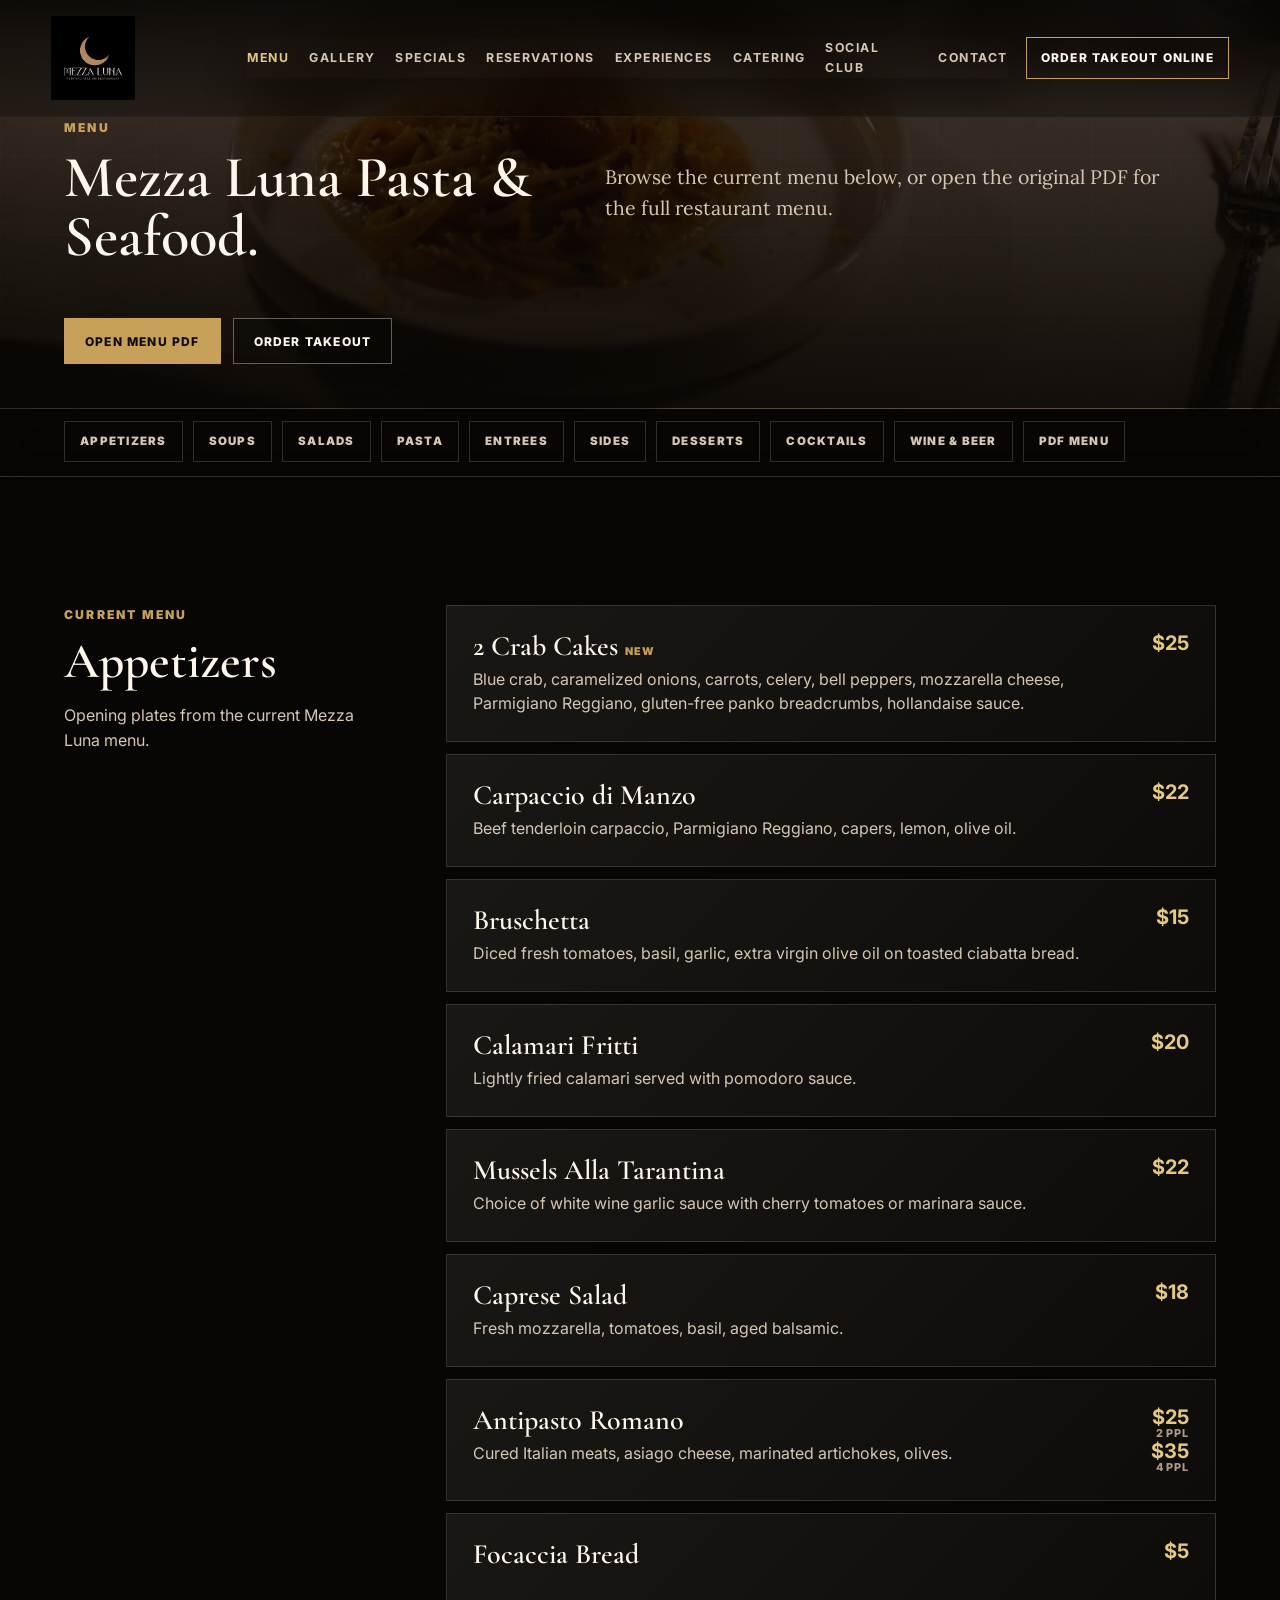
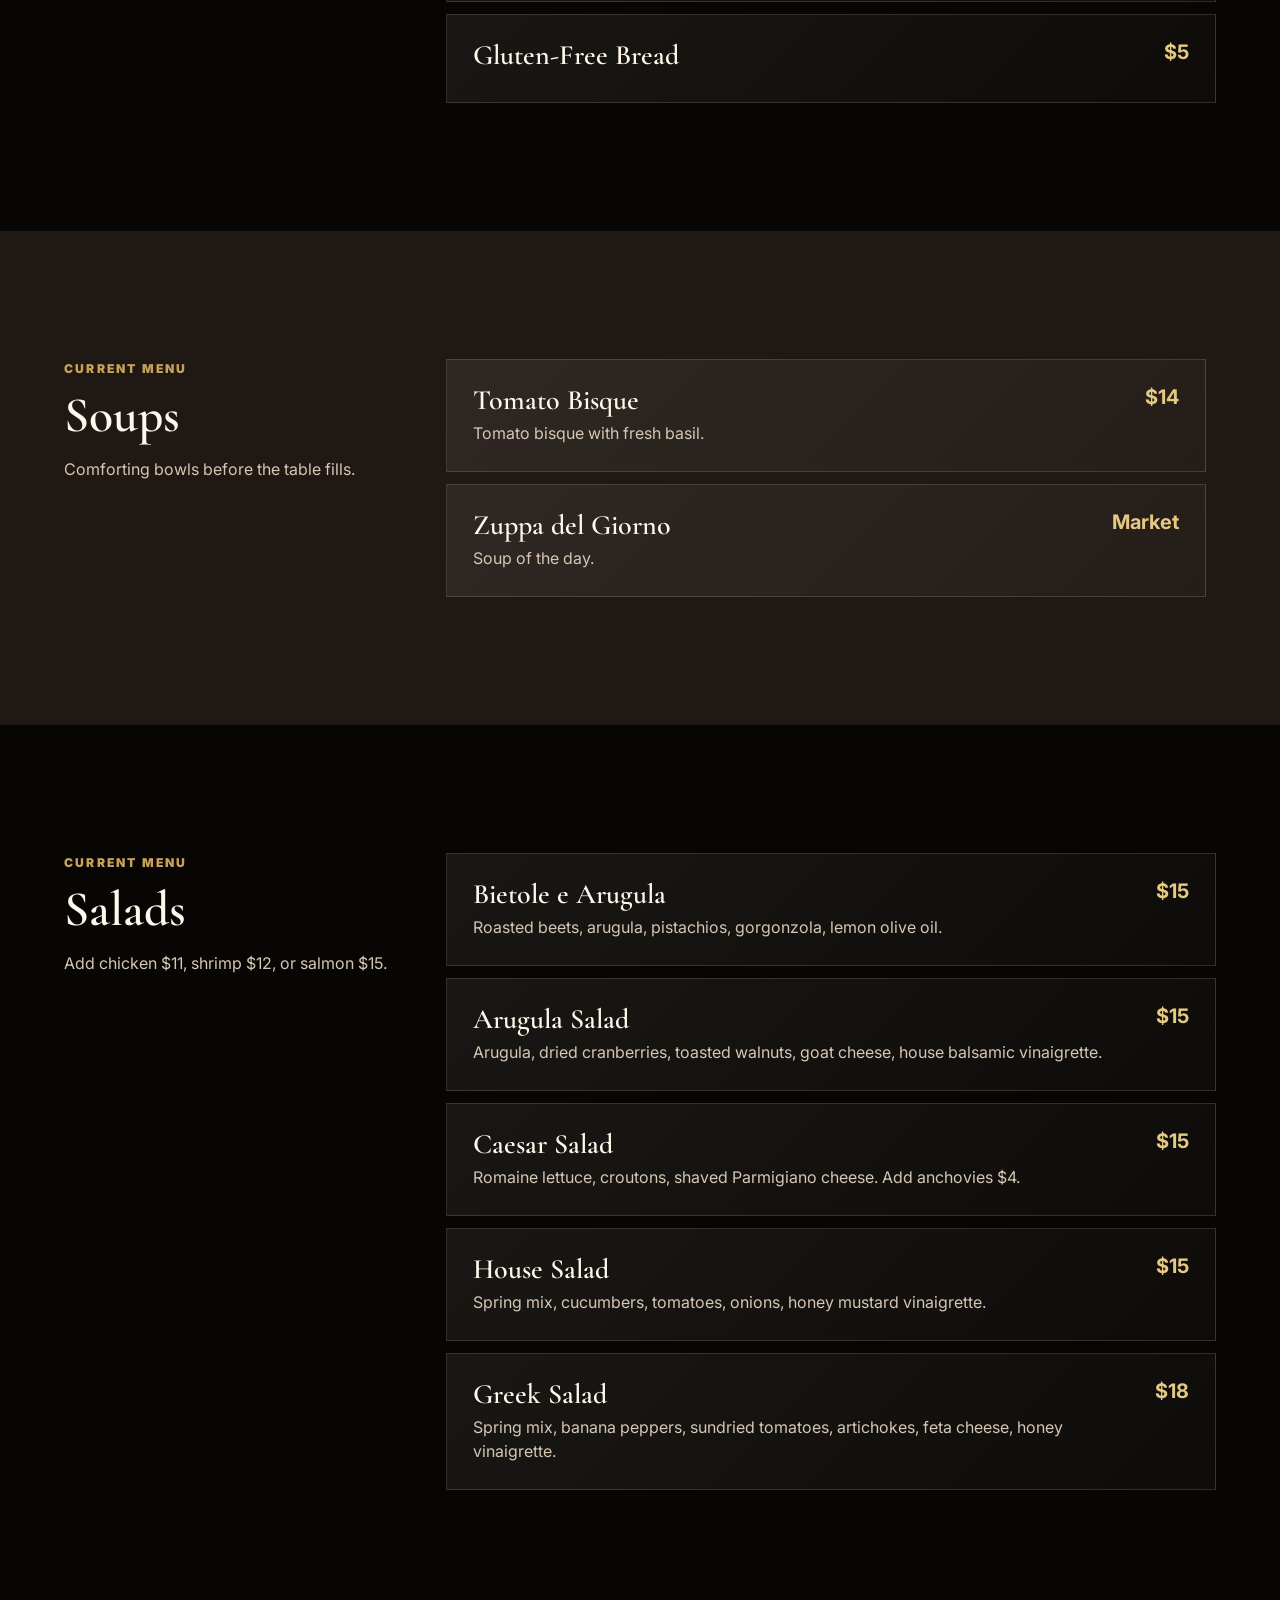
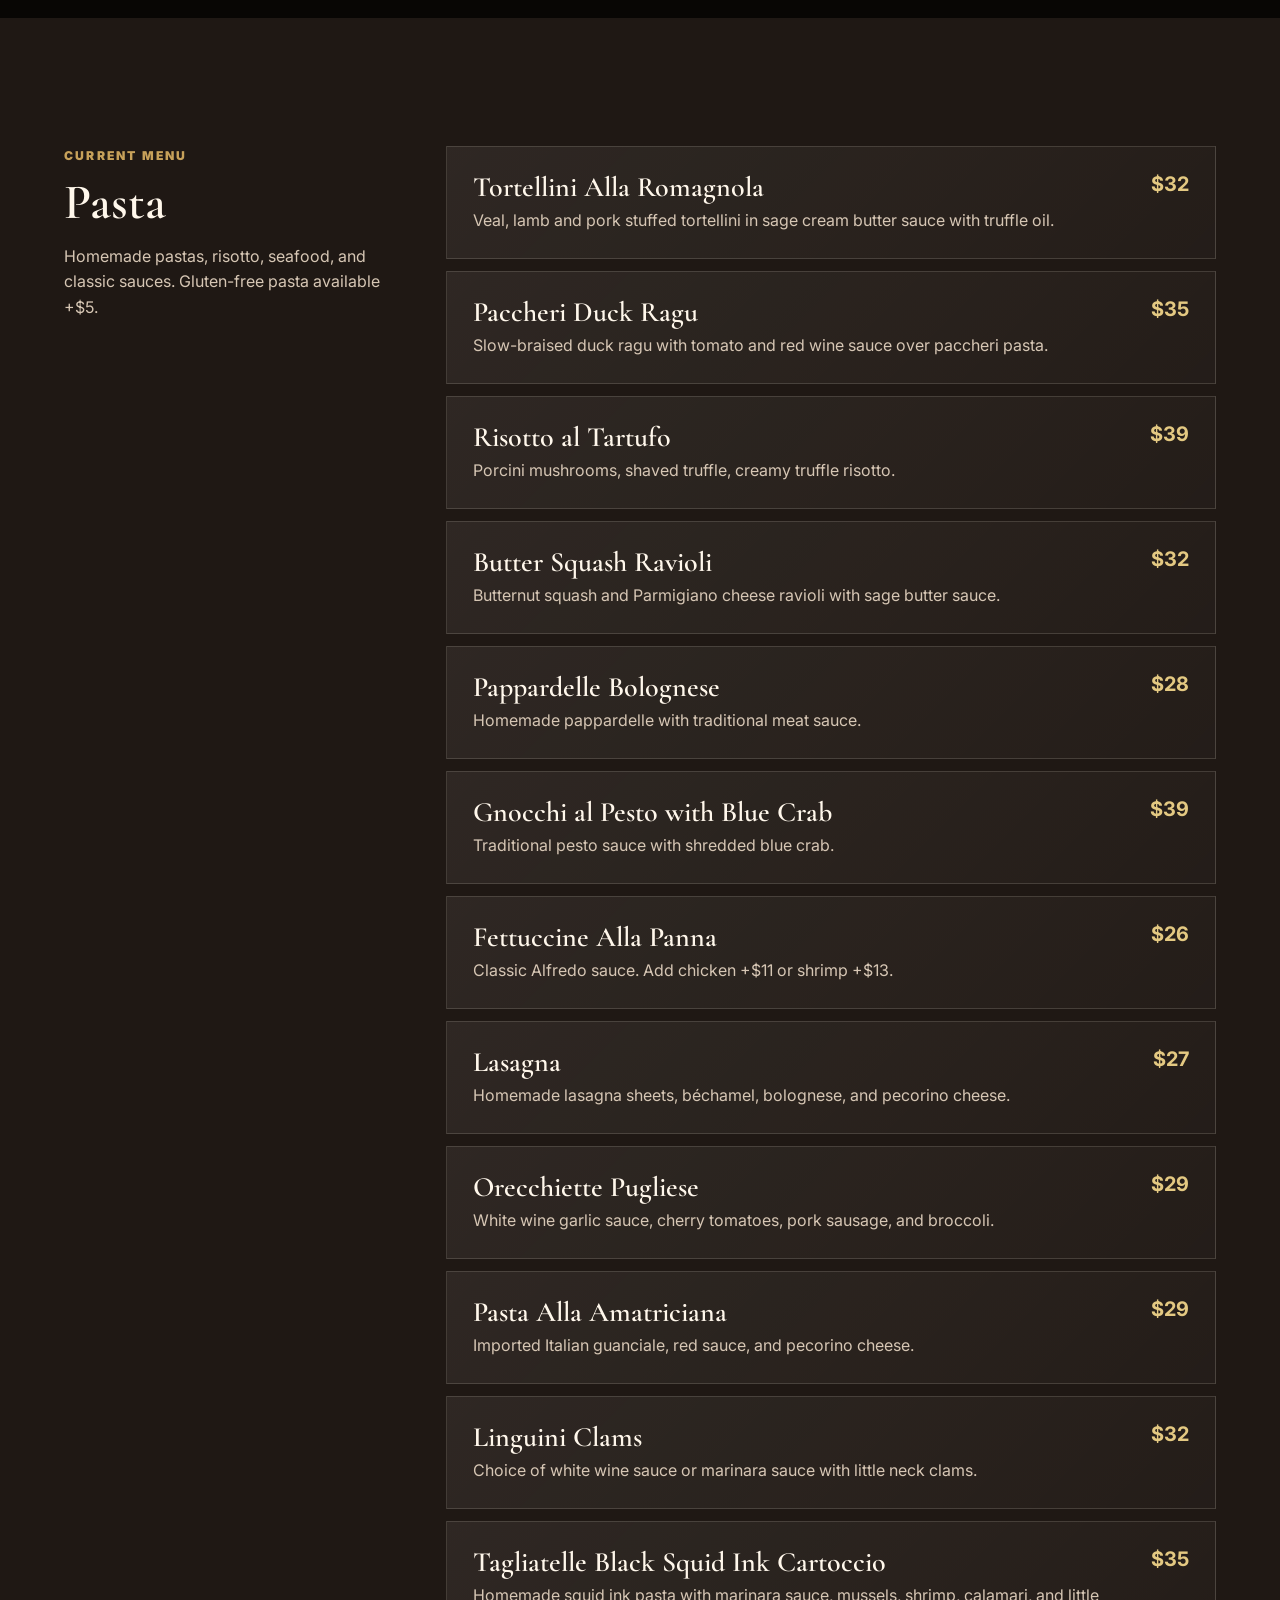
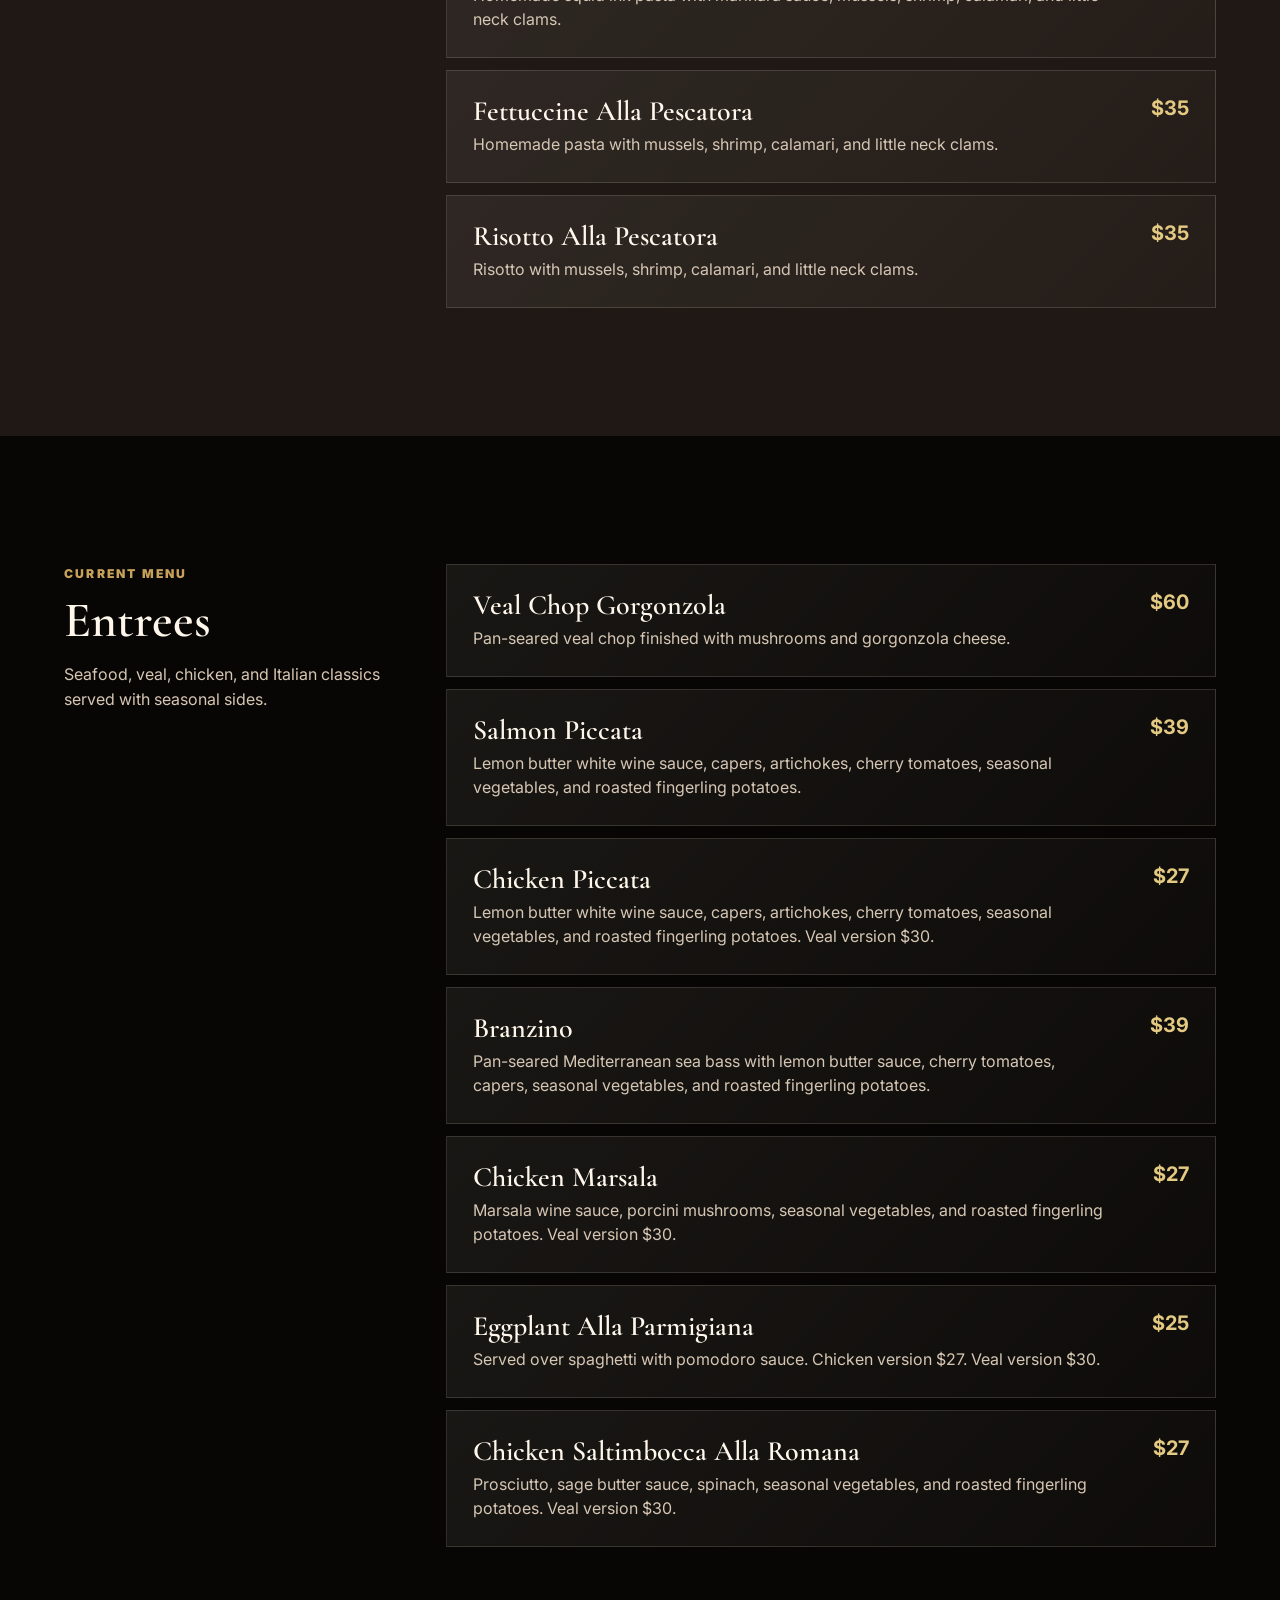
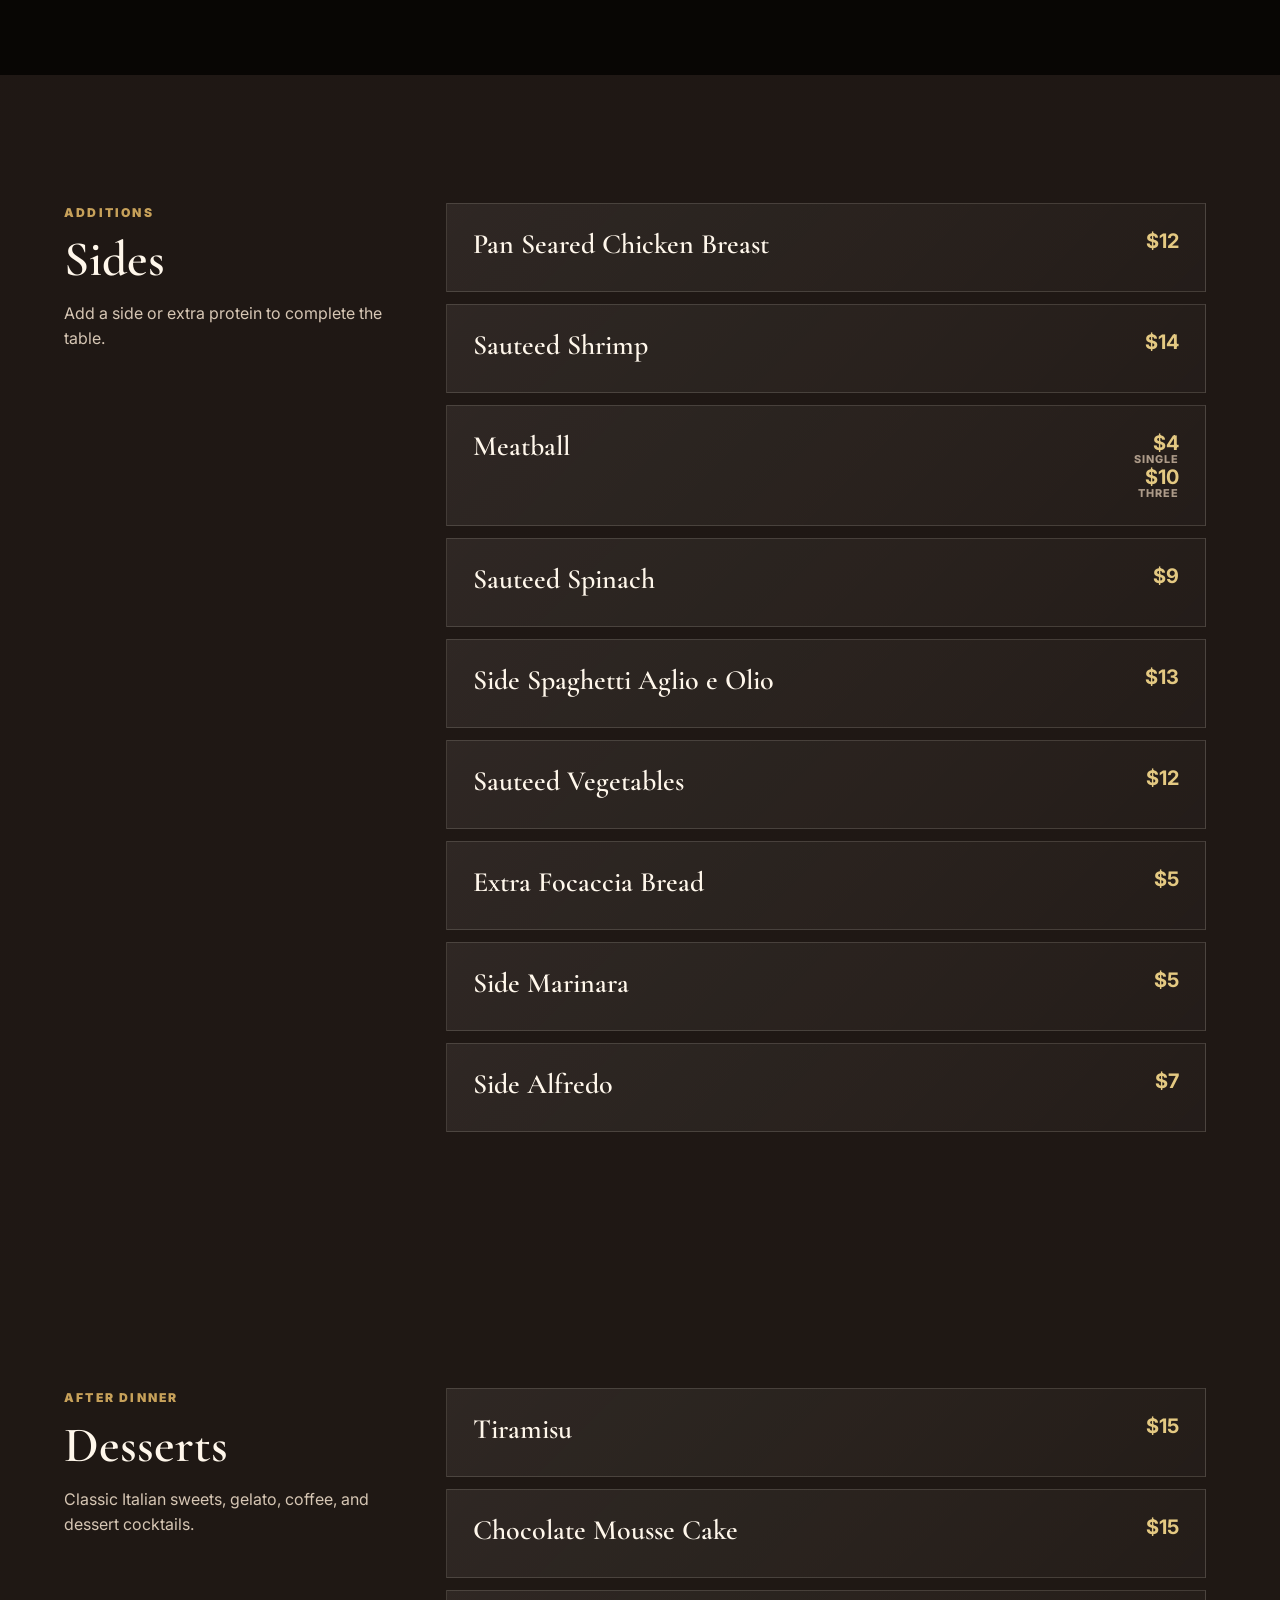
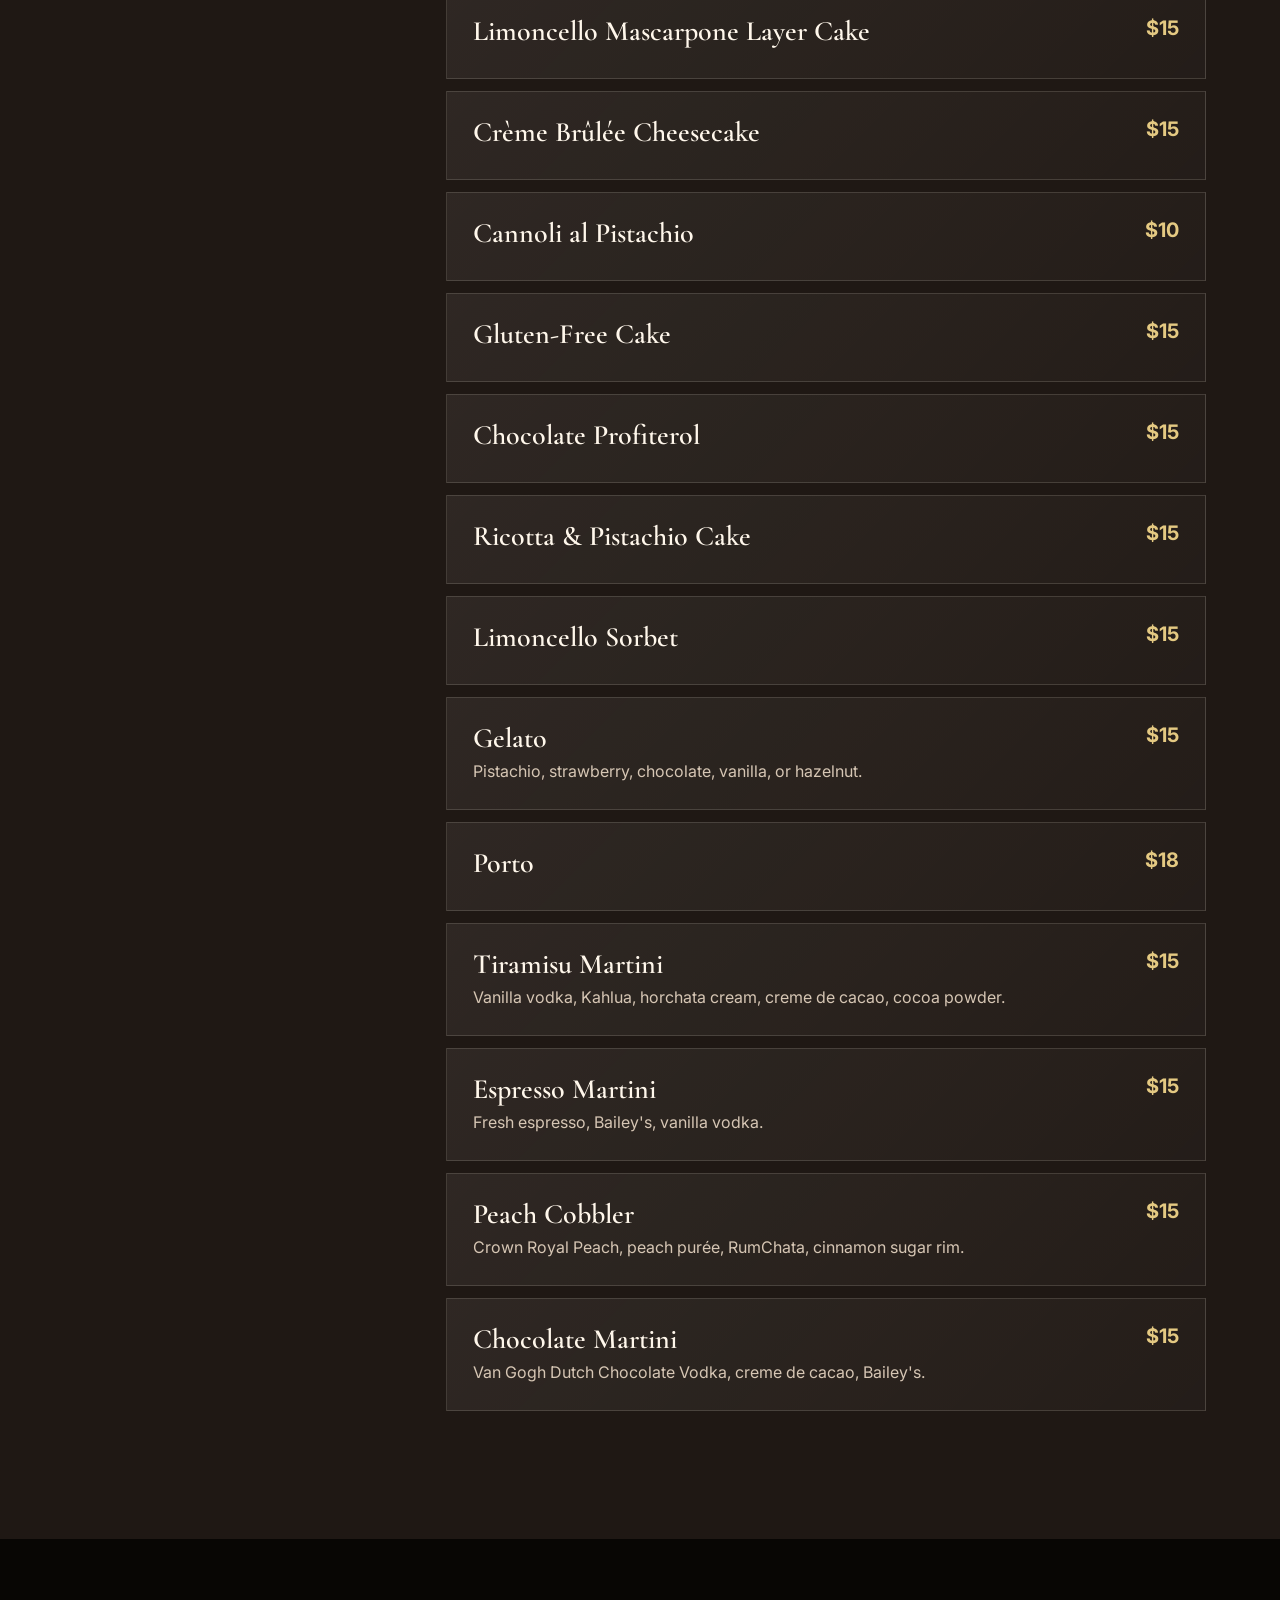
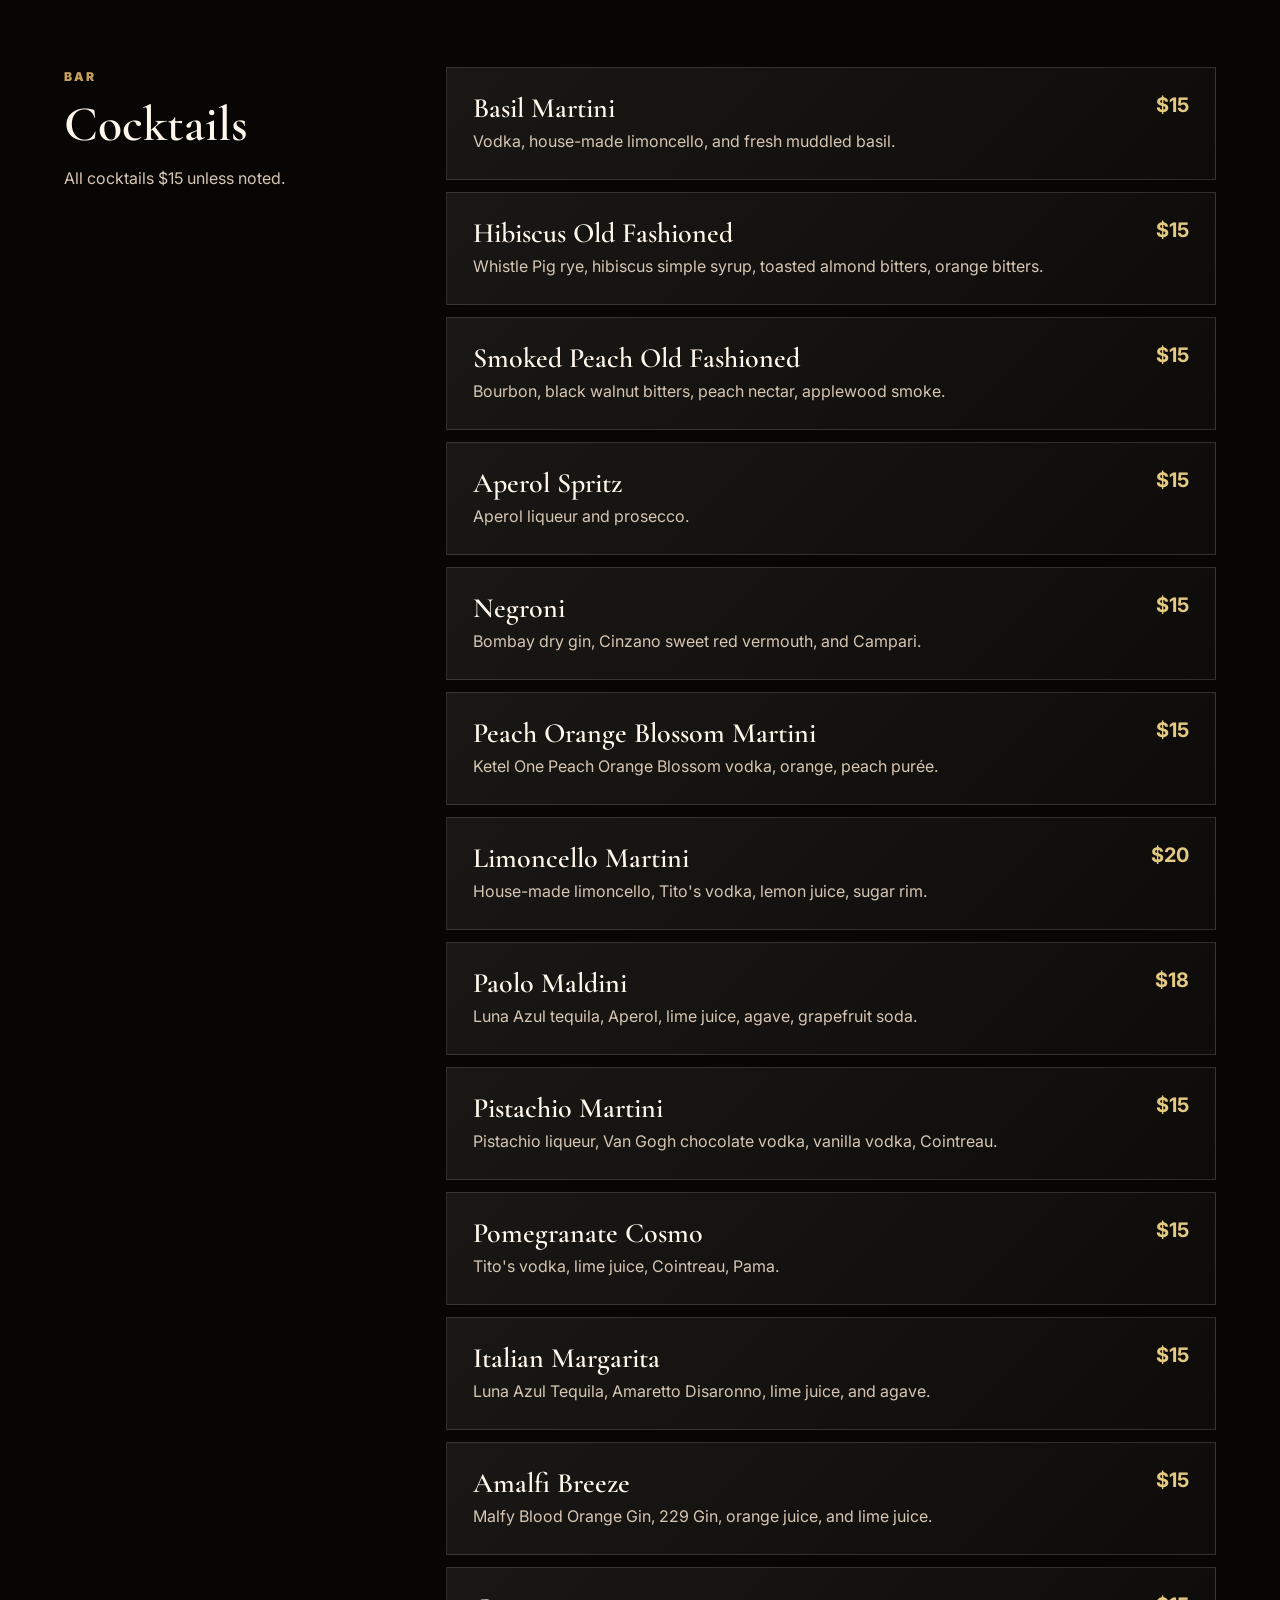
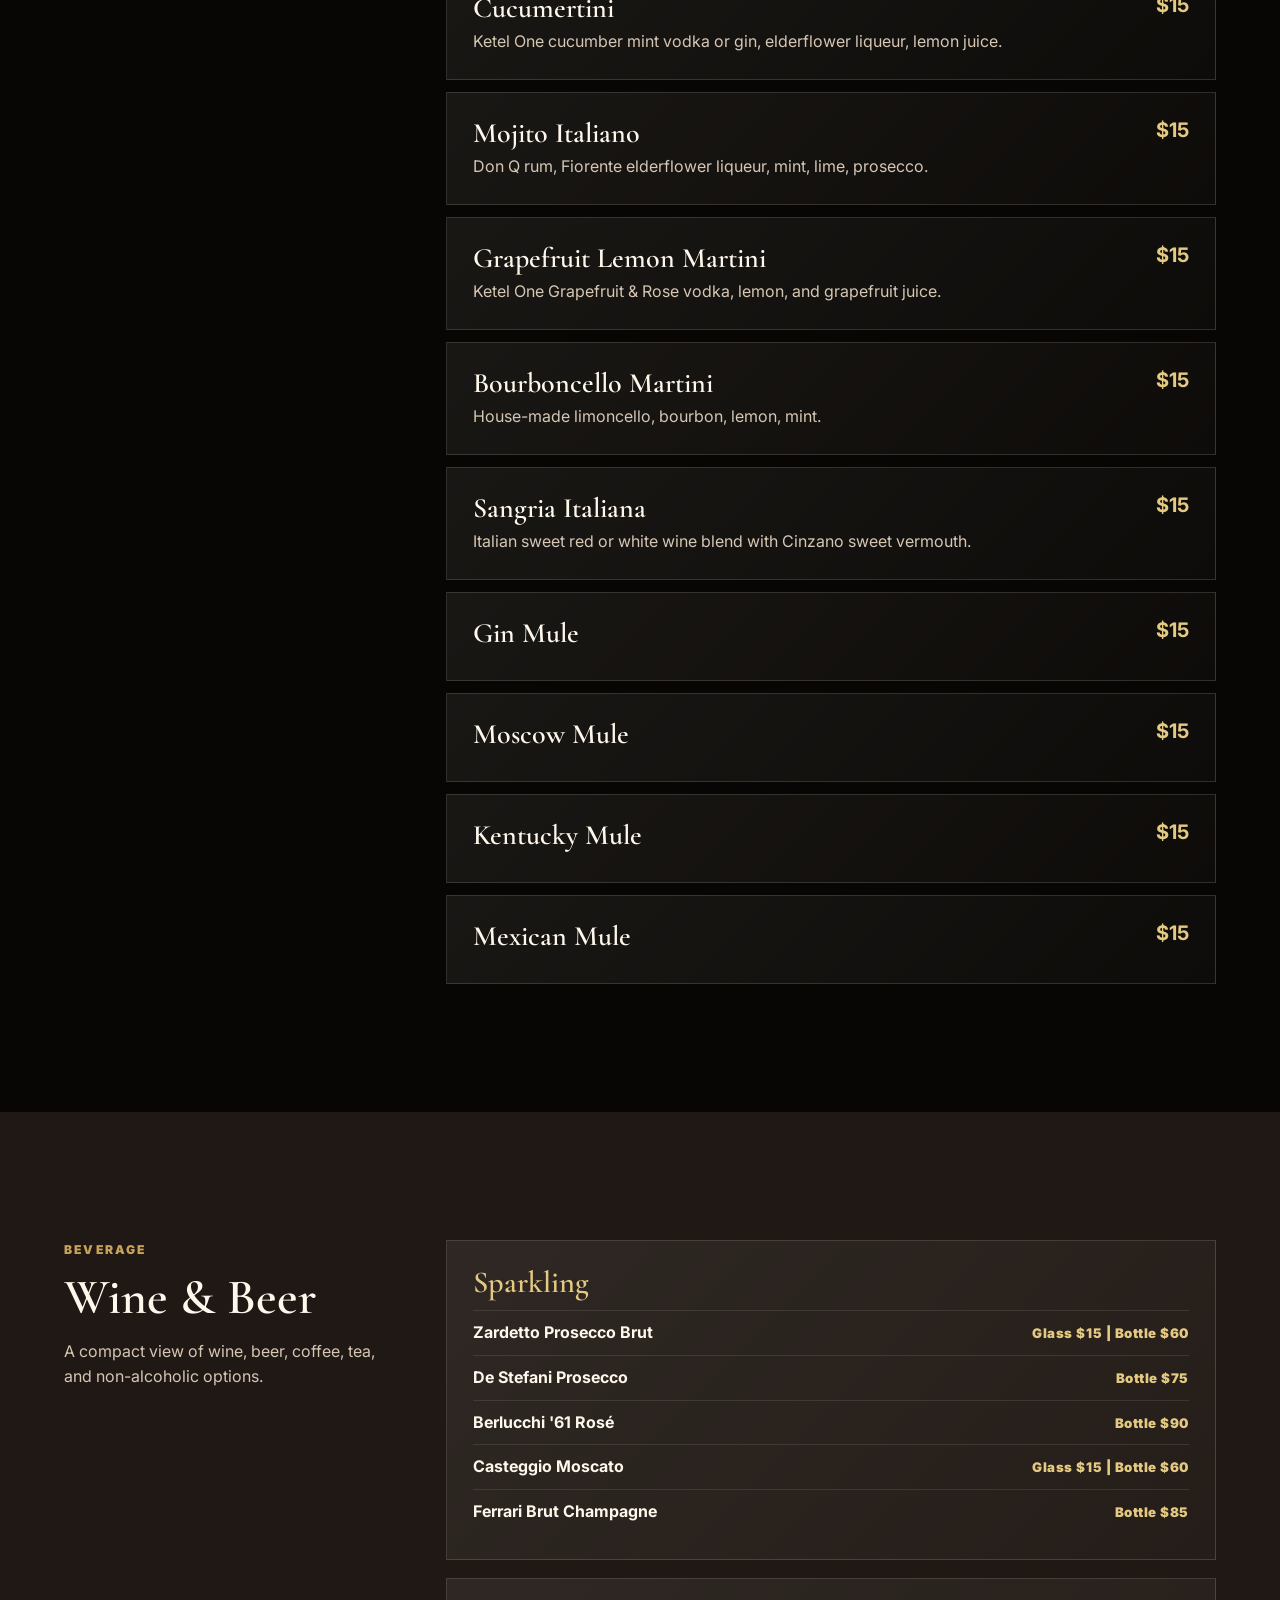
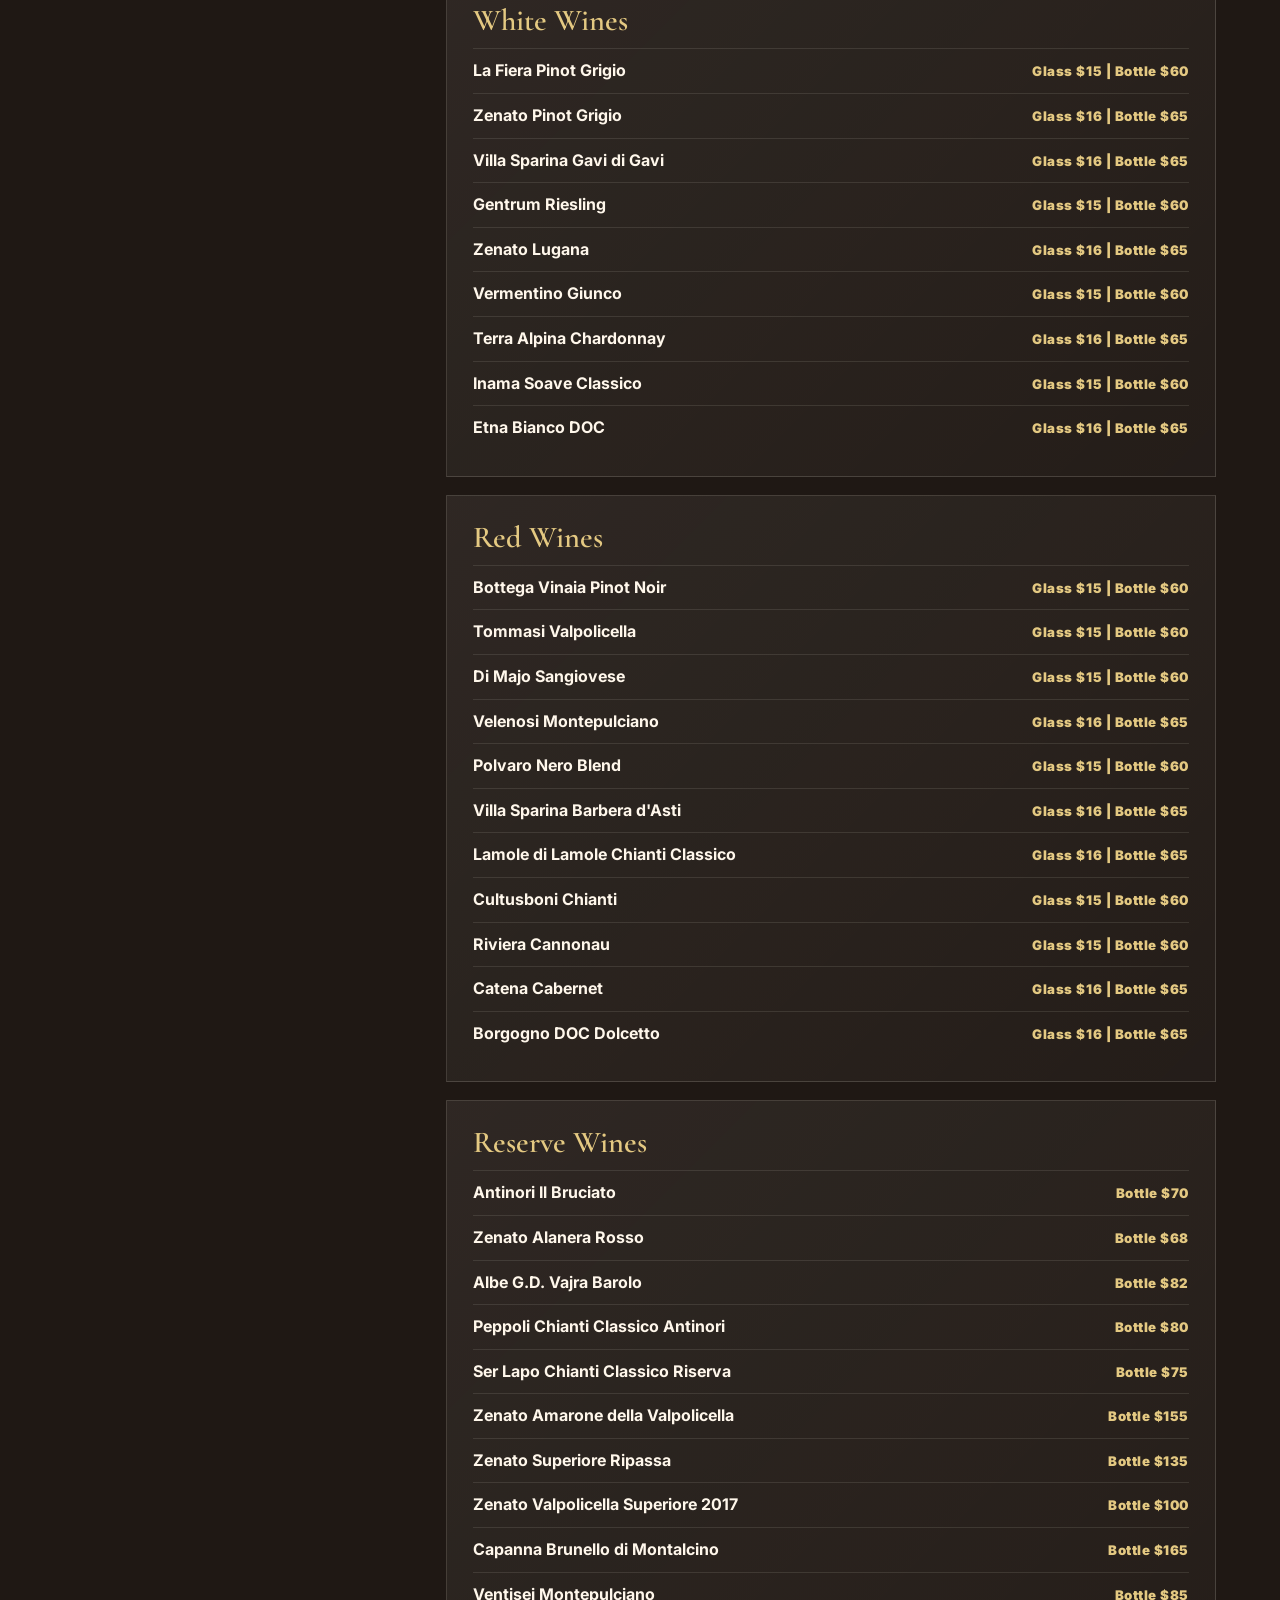
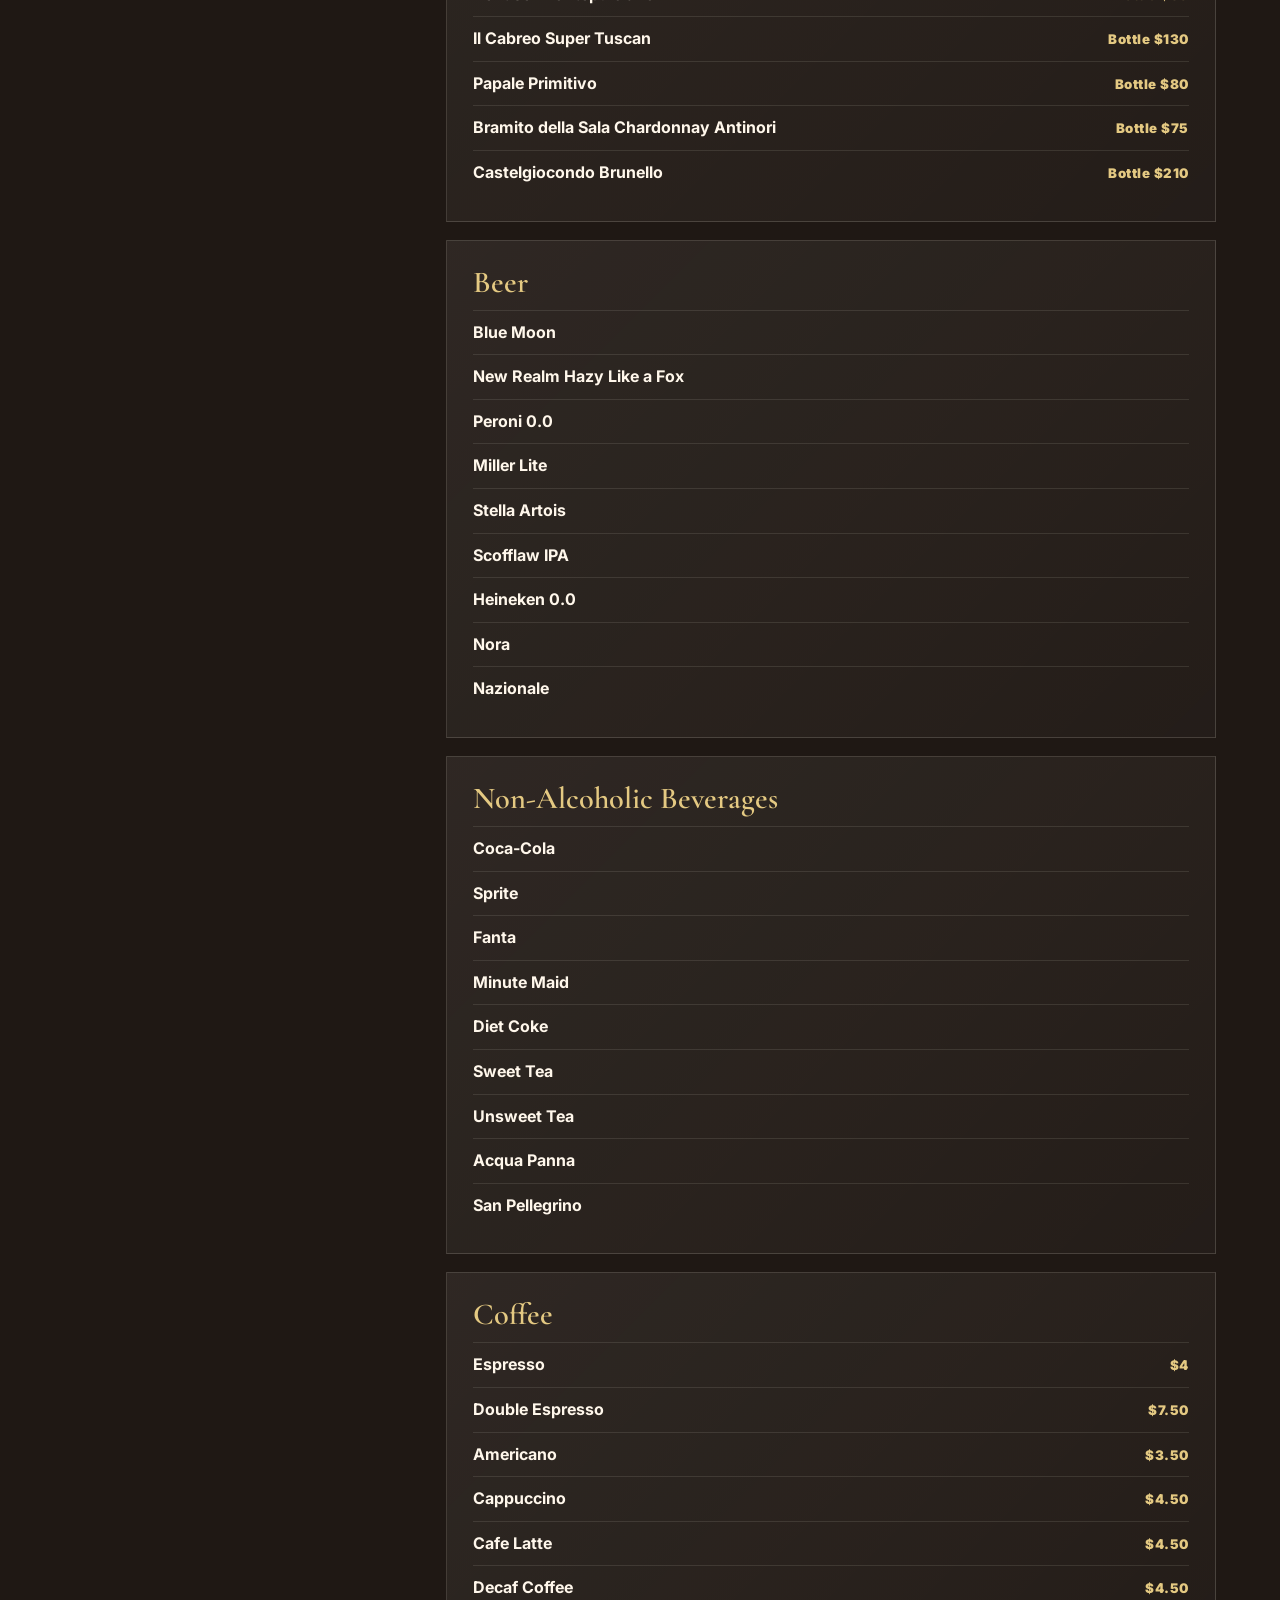
<file: menu.html>
<!doctype html>
<html lang="en">
  <head>
    <meta charset="utf-8">
    <meta name="viewport" content="width=device-width, initial-scale=1">
    <title>Menu | Mezza Luna Pasta & Seafood</title>
    <meta name="description" content="View the Mezza Luna Pasta & Seafood menu for Italian dining, pasta, seafood, wine, and takeout in Marietta.">
    <link rel="preconnect" href="https://fonts.googleapis.com">
    <link rel="preconnect" href="https://fonts.gstatic.com" crossorigin>
    <link href="https://fonts.googleapis.com/css2?family=Cormorant+Garamond:wght@500;600;700&family=Inter:wght@400;500;700;800;900&family=Lora:wght@400;500;600&display=swap" rel="stylesheet">
    <link rel="stylesheet" href="assets/css/styles.css">
  </head>
  <body>
    <header class="site-header">
      <a class="brand" href="index.html"><img class="brand-logo" src="assets/media/mezza-luna-logo-black.png" alt="Mezza Luna Furfaro Italian Restaurant"></a>
      <nav class="site-nav"><a href="menu.html">Menu</a><a href="gallery.html">Gallery</a><a href="specials.html">Specials</a><a href="https://www.opentable.com/r/mezza-luna-furfaro-italian-restaurant-reservations-marietta?restref=1507207&lang=en-US&ot_source=Restaurant%20website" target="_blank" rel="noopener">Reservations</a><a href="experiences.html">Experiences</a><a href="https://www.ezcater.com/catering/pvt/mezza-luna-pasta-and-seafood-marietta?fcv=1" target="_blank" rel="noopener">Catering</a><a href="social-club.html">Social Club</a><a href="contact.html">Contact</a></nav>
      <div class="header-actions"><a class="btn utility-btn" href="https://mezza-luna-marietta.cloveronline.com/" target="_blank" rel="noopener">Order Takeout Online</a><button class="nav-toggle" type="button" aria-label="Open navigation" aria-expanded="false"><span></span></button></div>
    </header>
    <main>
      <section class="page-hero menu-hero" style="--page-image: url('/assets/media/selected/pasta-table.jpg')">
        <div class="section-inner">
          <div><p class="eyebrow">Menu</p><h1>Mezza Luna Pasta & Seafood.</h1></div>
          <p class="lead">Browse the current menu below, or open the original PDF for the full restaurant menu.</p>
          <div class="page-actions">
            <a class="btn" href="assets/menu/menumezza.pdf" target="_blank" rel="noopener">Open Menu PDF</a>
            <a class="btn secondary" href="https://mezza-luna-marietta.cloveronline.com/" target="_blank" rel="noopener">Order Takeout</a>
          </div>
        </div>
      </section>
      <section class="menu-overview">
        <div class="section-inner">
          <nav class="menu-tabs" aria-label="Menu sections">
            <a href="#appetizers">Appetizers</a>
            <a href="#soups">Soups</a>
            <a href="#salads">Salads</a>
            <a href="#pasta">Pasta</a>
            <a href="#entrees">Entrees</a>
            <a href="#sides">Sides</a>
            <a href="#desserts">Desserts</a>
            <a href="#cocktails">Cocktails</a>
            <a href="#wine-beer">Wine & Beer</a>
            <a href="#pdf-menu">PDF Menu</a>
          </nav>
        </div>
      </section>
      <section class="section menu-section" id="appetizers">
        <div class="section-inner menu-layout">
          <aside class="menu-aside">
            <p class="kicker">Current Menu</p>
            <h2>Appetizers</h2>
            <p class="body-copy">Opening plates from the current Mezza Luna menu.</p>
          </aside>
          <div class="menu-list">
            <article class="menu-item"><div><h3>2 Crab Cakes <span>new</span></h3><p>Blue crab, caramelized onions, carrots, celery, bell peppers, mozzarella cheese, Parmigiano Reggiano, gluten-free panko breadcrumbs, hollandaise sauce.</p></div><strong>$25</strong></article>
            <article class="menu-item"><div><h3>Carpaccio di Manzo</h3><p>Beef tenderloin carpaccio, Parmigiano Reggiano, capers, lemon, olive oil.</p></div><strong>$22</strong></article>
            <article class="menu-item"><div><h3>Bruschetta</h3><p>Diced fresh tomatoes, basil, garlic, extra virgin olive oil on toasted ciabatta bread.</p></div><strong>$15</strong></article>
            <article class="menu-item"><div><h3>Calamari Fritti</h3><p>Lightly fried calamari served with pomodoro sauce.</p></div><strong>$20</strong></article>
            <article class="menu-item"><div><h3>Mussels Alla Tarantina</h3><p>Choice of white wine garlic sauce with cherry tomatoes or marinara sauce.</p></div><strong>$22</strong></article>
            <article class="menu-item"><div><h3>Caprese Salad</h3><p>Fresh mozzarella, tomatoes, basil, aged balsamic.</p></div><strong>$18</strong></article>
            <article class="menu-item"><div><h3>Antipasto Romano</h3><p>Cured Italian meats, asiago cheese, marinated artichokes, olives.</p></div><strong><span>$25</span><small>2 ppl</small><span>$35</span><small>4 ppl</small></strong></article>
            <article class="menu-item"><div><h3>Focaccia Bread</h3></div><strong>$5</strong></article>
            <article class="menu-item"><div><h3>Gluten-Free Bread</h3></div><strong>$5</strong></article>
          </div>
        </div>
      </section>
      <section class="section alt menu-section" id="soups">
        <div class="section-inner menu-layout">
          <aside class="menu-aside">
            <p class="kicker">Current Menu</p>
            <h2>Soups</h2>
            <p class="body-copy">Comforting bowls before the table fills.</p>
          </aside>
          <div class="menu-list compact">
            <article class="menu-item"><div><h3>Tomato Bisque</h3><p>Tomato bisque with fresh basil.</p></div><strong>$14</strong></article>
            <article class="menu-item"><div><h3>Zuppa del Giorno</h3><p>Soup of the day.</p></div><strong>Market</strong></article>
          </div>
        </div>
      </section>
      <section class="section menu-section" id="salads">
        <div class="section-inner menu-layout">
          <aside class="menu-aside">
            <p class="kicker">Current Menu</p>
            <h2>Salads</h2>
            <p class="body-copy">Add chicken $11, shrimp $12, or salmon $15.</p>
          </aside>
          <div class="menu-list">
            <article class="menu-item"><div><h3>Bietole e Arugula</h3><p>Roasted beets, arugula, pistachios, gorgonzola, lemon olive oil.</p></div><strong>$15</strong></article>
            <article class="menu-item"><div><h3>Arugula Salad</h3><p>Arugula, dried cranberries, toasted walnuts, goat cheese, house balsamic vinaigrette.</p></div><strong>$15</strong></article>
            <article class="menu-item"><div><h3>Caesar Salad</h3><p>Romaine lettuce, croutons, shaved Parmigiano cheese. Add anchovies $4.</p></div><strong>$15</strong></article>
            <article class="menu-item"><div><h3>House Salad</h3><p>Spring mix, cucumbers, tomatoes, onions, honey mustard vinaigrette.</p></div><strong>$15</strong></article>
            <article class="menu-item"><div><h3>Greek Salad</h3><p>Spring mix, banana peppers, sundried tomatoes, artichokes, feta cheese, honey vinaigrette.</p></div><strong>$18</strong></article>
          </div>
        </div>
      </section>
      <section class="section alt menu-section" id="pasta">
        <div class="section-inner menu-layout">
          <aside class="menu-aside">
            <p class="kicker">Current Menu</p>
            <h2>Pasta</h2>
            <p class="body-copy">Homemade pastas, risotto, seafood, and classic sauces. Gluten-free pasta available +$5.</p>
          </aside>
          <div class="menu-list">
            <article class="menu-item"><div><h3>Tortellini Alla Romagnola</h3><p>Veal, lamb and pork stuffed tortellini in sage cream butter sauce with truffle oil.</p></div><strong>$32</strong></article>
            <article class="menu-item"><div><h3>Paccheri Duck Ragu</h3><p>Slow-braised duck ragu with tomato and red wine sauce over paccheri pasta.</p></div><strong>$35</strong></article>
            <article class="menu-item"><div><h3>Risotto al Tartufo</h3><p>Porcini mushrooms, shaved truffle, creamy truffle risotto.</p></div><strong>$39</strong></article>
            <article class="menu-item"><div><h3>Butter Squash Ravioli</h3><p>Butternut squash and Parmigiano cheese ravioli with sage butter sauce.</p></div><strong>$32</strong></article>
            <article class="menu-item"><div><h3>Pappardelle Bolognese</h3><p>Homemade pappardelle with traditional meat sauce.</p></div><strong>$28</strong></article>
            <article class="menu-item"><div><h3>Gnocchi al Pesto with Blue Crab</h3><p>Traditional pesto sauce with shredded blue crab.</p></div><strong>$39</strong></article>
            <article class="menu-item"><div><h3>Fettuccine Alla Panna</h3><p>Classic Alfredo sauce. Add chicken +$11 or shrimp +$13.</p></div><strong>$26</strong></article>
            <article class="menu-item"><div><h3>Lasagna</h3><p>Homemade lasagna sheets, b&eacute;chamel, bolognese, and pecorino cheese.</p></div><strong>$27</strong></article>
            <article class="menu-item"><div><h3>Orecchiette Pugliese</h3><p>White wine garlic sauce, cherry tomatoes, pork sausage, and broccoli.</p></div><strong>$29</strong></article>
            <article class="menu-item"><div><h3>Pasta Alla Amatriciana</h3><p>Imported Italian guanciale, red sauce, and pecorino cheese.</p></div><strong>$29</strong></article>
            <article class="menu-item"><div><h3>Linguini Clams</h3><p>Choice of white wine sauce or marinara sauce with little neck clams.</p></div><strong>$32</strong></article>
            <article class="menu-item"><div><h3>Tagliatelle Black Squid Ink Cartoccio</h3><p>Homemade squid ink pasta with marinara sauce, mussels, shrimp, calamari, and little neck clams.</p></div><strong>$35</strong></article>
            <article class="menu-item"><div><h3>Fettuccine Alla Pescatora</h3><p>Homemade pasta with mussels, shrimp, calamari, and little neck clams.</p></div><strong>$35</strong></article>
            <article class="menu-item"><div><h3>Risotto Alla Pescatora</h3><p>Risotto with mussels, shrimp, calamari, and little neck clams.</p></div><strong>$35</strong></article>
          </div>
        </div>
      </section>
      <section class="section menu-section" id="entrees">
        <div class="section-inner menu-layout">
          <aside class="menu-aside">
            <p class="kicker">Current Menu</p>
            <h2>Entrees</h2>
            <p class="body-copy">Seafood, veal, chicken, and Italian classics served with seasonal sides.</p>
          </aside>
          <div class="menu-list">
            <article class="menu-item"><div><h3>Veal Chop Gorgonzola</h3><p>Pan-seared veal chop finished with mushrooms and gorgonzola cheese.</p></div><strong>$60</strong></article>
            <article class="menu-item"><div><h3>Salmon Piccata</h3><p>Lemon butter white wine sauce, capers, artichokes, cherry tomatoes, seasonal vegetables, and roasted fingerling potatoes.</p></div><strong>$39</strong></article>
            <article class="menu-item"><div><h3>Chicken Piccata</h3><p>Lemon butter white wine sauce, capers, artichokes, cherry tomatoes, seasonal vegetables, and roasted fingerling potatoes. Veal version $30.</p></div><strong>$27</strong></article>
            <article class="menu-item"><div><h3>Branzino</h3><p>Pan-seared Mediterranean sea bass with lemon butter sauce, cherry tomatoes, capers, seasonal vegetables, and roasted fingerling potatoes.</p></div><strong>$39</strong></article>
            <article class="menu-item"><div><h3>Chicken Marsala</h3><p>Marsala wine sauce, porcini mushrooms, seasonal vegetables, and roasted fingerling potatoes. Veal version $30.</p></div><strong>$27</strong></article>
            <article class="menu-item"><div><h3>Eggplant Alla Parmigiana</h3><p>Served over spaghetti with pomodoro sauce. Chicken version $27. Veal version $30.</p></div><strong>$25</strong></article>
            <article class="menu-item"><div><h3>Chicken Saltimbocca Alla Romana</h3><p>Prosciutto, sage butter sauce, spinach, seasonal vegetables, and roasted fingerling potatoes. Veal version $30.</p></div><strong>$27</strong></article>
          </div>
        </div>
      </section>
      <section class="section alt menu-section" id="sides">
        <div class="section-inner menu-layout">
          <aside class="menu-aside">
            <p class="kicker">Additions</p>
            <h2>Sides</h2>
            <p class="body-copy">Add a side or extra protein to complete the table.</p>
          </aside>
          <div class="menu-list compact">
            <article class="menu-item"><div><h3>Pan Seared Chicken Breast</h3></div><strong>$12</strong></article>
            <article class="menu-item"><div><h3>Sauteed Shrimp</h3></div><strong>$14</strong></article>
            <article class="menu-item"><div><h3>Meatball</h3></div><strong><span>$4</span><small>single</small><span>$10</span><small>three</small></strong></article>
            <article class="menu-item"><div><h3>Sauteed Spinach</h3></div><strong>$9</strong></article>
            <article class="menu-item"><div><h3>Side Spaghetti Aglio e Olio</h3></div><strong>$13</strong></article>
            <article class="menu-item"><div><h3>Sauteed Vegetables</h3></div><strong>$12</strong></article>
            <article class="menu-item"><div><h3>Extra Focaccia Bread</h3></div><strong>$5</strong></article>
            <article class="menu-item"><div><h3>Side Marinara</h3></div><strong>$5</strong></article>
            <article class="menu-item"><div><h3>Side Alfredo</h3></div><strong>$7</strong></article>
          </div>
        </div>
      </section>
      <section class="section alt menu-section" id="desserts">
        <div class="section-inner menu-layout">
          <aside class="menu-aside">
            <p class="kicker">After Dinner</p>
            <h2>Desserts</h2>
            <p class="body-copy">Classic Italian sweets, gelato, coffee, and dessert cocktails.</p>
          </aside>
          <div class="menu-list compact">
            <article class="menu-item"><div><h3>Tiramisu</h3></div><strong>$15</strong></article>
            <article class="menu-item"><div><h3>Chocolate Mousse Cake</h3></div><strong>$15</strong></article>
            <article class="menu-item"><div><h3>Limoncello Mascarpone Layer Cake</h3></div><strong>$15</strong></article>
            <article class="menu-item"><div><h3>Cr&egrave;me Br&ucirc;l&eacute;e Cheesecake</h3></div><strong>$15</strong></article>
            <article class="menu-item"><div><h3>Cannoli al Pistachio</h3></div><strong>$10</strong></article>
            <article class="menu-item"><div><h3>Gluten-Free Cake</h3></div><strong>$15</strong></article>
            <article class="menu-item"><div><h3>Chocolate Profiterol</h3></div><strong>$15</strong></article>
            <article class="menu-item"><div><h3>Ricotta &amp; Pistachio Cake</h3></div><strong>$15</strong></article>
            <article class="menu-item"><div><h3>Limoncello Sorbet</h3></div><strong>$15</strong></article>
            <article class="menu-item"><div><h3>Gelato</h3><p>Pistachio, strawberry, chocolate, vanilla, or hazelnut.</p></div><strong>$15</strong></article>
            <article class="menu-item"><div><h3>Porto</h3></div><strong>$18</strong></article>
            <article class="menu-item"><div><h3>Tiramisu Martini</h3><p>Vanilla vodka, Kahlua, horchata cream, creme de cacao, cocoa powder.</p></div><strong>$15</strong></article>
            <article class="menu-item"><div><h3>Espresso Martini</h3><p>Fresh espresso, Bailey's, vanilla vodka.</p></div><strong>$15</strong></article>
            <article class="menu-item"><div><h3>Peach Cobbler</h3><p>Crown Royal Peach, peach pur&eacute;e, RumChata, cinnamon sugar rim.</p></div><strong>$15</strong></article>
            <article class="menu-item"><div><h3>Chocolate Martini</h3><p>Van Gogh Dutch Chocolate Vodka, creme de cacao, Bailey's.</p></div><strong>$15</strong></article>
          </div>
        </div>
      </section>
      <section class="section menu-section" id="cocktails">
        <div class="section-inner menu-layout">
          <aside class="menu-aside">
            <p class="kicker">Bar</p>
            <h2>Cocktails</h2>
            <p class="body-copy">All cocktails $15 unless noted.</p>
          </aside>
          <div class="menu-list">
            <article class="menu-item"><div><h3>Basil Martini</h3><p>Vodka, house-made limoncello, and fresh muddled basil.</p></div><strong>$15</strong></article>
            <article class="menu-item"><div><h3>Hibiscus Old Fashioned</h3><p>Whistle Pig rye, hibiscus simple syrup, toasted almond bitters, orange bitters.</p></div><strong>$15</strong></article>
            <article class="menu-item"><div><h3>Smoked Peach Old Fashioned</h3><p>Bourbon, black walnut bitters, peach nectar, applewood smoke.</p></div><strong>$15</strong></article>
            <article class="menu-item"><div><h3>Aperol Spritz</h3><p>Aperol liqueur and prosecco.</p></div><strong>$15</strong></article>
            <article class="menu-item"><div><h3>Negroni</h3><p>Bombay dry gin, Cinzano sweet red vermouth, and Campari.</p></div><strong>$15</strong></article>
            <article class="menu-item"><div><h3>Peach Orange Blossom Martini</h3><p>Ketel One Peach Orange Blossom vodka, orange, peach pur&eacute;e.</p></div><strong>$15</strong></article>
            <article class="menu-item"><div><h3>Limoncello Martini</h3><p>House-made limoncello, Tito's vodka, lemon juice, sugar rim.</p></div><strong>$20</strong></article>
            <article class="menu-item"><div><h3>Paolo Maldini</h3><p>Luna Azul tequila, Aperol, lime juice, agave, grapefruit soda.</p></div><strong>$18</strong></article>
            <article class="menu-item"><div><h3>Pistachio Martini</h3><p>Pistachio liqueur, Van Gogh chocolate vodka, vanilla vodka, Cointreau.</p></div><strong>$15</strong></article>
            <article class="menu-item"><div><h3>Pomegranate Cosmo</h3><p>Tito's vodka, lime juice, Cointreau, Pama.</p></div><strong>$15</strong></article>
            <article class="menu-item"><div><h3>Italian Margarita</h3><p>Luna Azul Tequila, Amaretto Disaronno, lime juice, and agave.</p></div><strong>$15</strong></article>
            <article class="menu-item"><div><h3>Amalfi Breeze</h3><p>Malfy Blood Orange Gin, 229 Gin, orange juice, and lime juice.</p></div><strong>$15</strong></article>
            <article class="menu-item"><div><h3>Cucumertini</h3><p>Ketel One cucumber mint vodka or gin, elderflower liqueur, lemon juice.</p></div><strong>$15</strong></article>
            <article class="menu-item"><div><h3>Mojito Italiano</h3><p>Don Q rum, Fiorente elderflower liqueur, mint, lime, prosecco.</p></div><strong>$15</strong></article>
            <article class="menu-item"><div><h3>Grapefruit Lemon Martini</h3><p>Ketel One Grapefruit & Rose vodka, lemon, and grapefruit juice.</p></div><strong>$15</strong></article>
            <article class="menu-item"><div><h3>Bourboncello Martini</h3><p>House-made limoncello, bourbon, lemon, mint.</p></div><strong>$15</strong></article>
            <article class="menu-item"><div><h3>Sangria Italiana</h3><p>Italian sweet red or white wine blend with Cinzano sweet vermouth.</p></div><strong>$15</strong></article>
            <article class="menu-item"><div><h3>Gin Mule</h3></div><strong>$15</strong></article>
            <article class="menu-item"><div><h3>Moscow Mule</h3></div><strong>$15</strong></article>
            <article class="menu-item"><div><h3>Kentucky Mule</h3></div><strong>$15</strong></article>
            <article class="menu-item"><div><h3>Mexican Mule</h3></div><strong>$15</strong></article>
          </div>
        </div>
      </section>
      <section class="section alt menu-section" id="wine-beer">
        <div class="section-inner menu-layout">
          <aside class="menu-aside">
            <p class="kicker">Beverage</p>
            <h2>Wine & Beer</h2>
            <p class="body-copy">A compact view of wine, beer, coffee, tea, and non-alcoholic options.</p>
          </aside>
          <div class="menu-list beverage-list">
            <article class="beverage-group"><h3>Sparkling</h3><div class="beverage-row"><span>Zardetto Prosecco Brut</span><strong>Glass $15 | Bottle $60</strong></div><div class="beverage-row"><span>De Stefani Prosecco</span><strong>Bottle $75</strong></div><div class="beverage-row"><span>Berlucchi '61 Ros&eacute;</span><strong>Bottle $90</strong></div><div class="beverage-row"><span>Casteggio Moscato</span><strong>Glass $15 | Bottle $60</strong></div><div class="beverage-row"><span>Ferrari Brut Champagne</span><strong>Bottle $85</strong></div></article>
            <article class="beverage-group"><h3>White Wines</h3><div class="beverage-row"><span>La Fiera Pinot Grigio</span><strong>Glass $15 | Bottle $60</strong></div><div class="beverage-row"><span>Zenato Pinot Grigio</span><strong>Glass $16 | Bottle $65</strong></div><div class="beverage-row"><span>Villa Sparina Gavi di Gavi</span><strong>Glass $16 | Bottle $65</strong></div><div class="beverage-row"><span>Gentrum Riesling</span><strong>Glass $15 | Bottle $60</strong></div><div class="beverage-row"><span>Zenato Lugana</span><strong>Glass $16 | Bottle $65</strong></div><div class="beverage-row"><span>Vermentino Giunco</span><strong>Glass $15 | Bottle $60</strong></div><div class="beverage-row"><span>Terra Alpina Chardonnay</span><strong>Glass $16 | Bottle $65</strong></div><div class="beverage-row"><span>Inama Soave Classico</span><strong>Glass $15 | Bottle $60</strong></div><div class="beverage-row"><span>Etna Bianco DOC</span><strong>Glass $16 | Bottle $65</strong></div></article>
            <article class="beverage-group"><h3>Red Wines</h3><div class="beverage-row"><span>Bottega Vinaia Pinot Noir</span><strong>Glass $15 | Bottle $60</strong></div><div class="beverage-row"><span>Tommasi Valpolicella</span><strong>Glass $15 | Bottle $60</strong></div><div class="beverage-row"><span>Di Majo Sangiovese</span><strong>Glass $15 | Bottle $60</strong></div><div class="beverage-row"><span>Velenosi Montepulciano</span><strong>Glass $16 | Bottle $65</strong></div><div class="beverage-row"><span>Polvaro Nero Blend</span><strong>Glass $15 | Bottle $60</strong></div><div class="beverage-row"><span>Villa Sparina Barbera d'Asti</span><strong>Glass $16 | Bottle $65</strong></div><div class="beverage-row"><span>Lamole di Lamole Chianti Classico</span><strong>Glass $16 | Bottle $65</strong></div><div class="beverage-row"><span>Cultusboni Chianti</span><strong>Glass $15 | Bottle $60</strong></div><div class="beverage-row"><span>Riviera Cannonau</span><strong>Glass $15 | Bottle $60</strong></div><div class="beverage-row"><span>Catena Cabernet</span><strong>Glass $16 | Bottle $65</strong></div><div class="beverage-row"><span>Borgogno DOC Dolcetto</span><strong>Glass $16 | Bottle $65</strong></div></article>
            <article class="beverage-group"><h3>Reserve Wines</h3><div class="beverage-row"><span>Antinori Il Bruciato</span><strong>Bottle $70</strong></div><div class="beverage-row"><span>Zenato Alanera Rosso</span><strong>Bottle $68</strong></div><div class="beverage-row"><span>Albe G.D. Vajra Barolo</span><strong>Bottle $82</strong></div><div class="beverage-row"><span>Peppoli Chianti Classico Antinori</span><strong>Bottle $80</strong></div><div class="beverage-row"><span>Ser Lapo Chianti Classico Riserva</span><strong>Bottle $75</strong></div><div class="beverage-row"><span>Zenato Amarone della Valpolicella</span><strong>Bottle $155</strong></div><div class="beverage-row"><span>Zenato Superiore Ripassa</span><strong>Bottle $135</strong></div><div class="beverage-row"><span>Zenato Valpolicella Superiore 2017</span><strong>Bottle $100</strong></div><div class="beverage-row"><span>Capanna Brunello di Montalcino</span><strong>Bottle $165</strong></div><div class="beverage-row"><span>Ventisei Montepulciano</span><strong>Bottle $85</strong></div><div class="beverage-row"><span>Il Cabreo Super Tuscan</span><strong>Bottle $130</strong></div><div class="beverage-row"><span>Papale Primitivo</span><strong>Bottle $80</strong></div><div class="beverage-row"><span>Bramito della Sala Chardonnay Antinori</span><strong>Bottle $75</strong></div><div class="beverage-row"><span>Castelgiocondo Brunello</span><strong>Bottle $210</strong></div></article>
            <article class="beverage-group"><h3>Beer</h3><div class="beverage-row"><span>Blue Moon</span></div><div class="beverage-row"><span>New Realm Hazy Like a Fox</span></div><div class="beverage-row"><span>Peroni 0.0</span></div><div class="beverage-row"><span>Miller Lite</span></div><div class="beverage-row"><span>Stella Artois</span></div><div class="beverage-row"><span>Scofflaw IPA</span></div><div class="beverage-row"><span>Heineken 0.0</span></div><div class="beverage-row"><span>Nora</span></div><div class="beverage-row"><span>Nazionale</span></div></article>
            <article class="beverage-group"><h3>Non-Alcoholic Beverages</h3><div class="beverage-row"><span>Coca-Cola</span></div><div class="beverage-row"><span>Sprite</span></div><div class="beverage-row"><span>Fanta</span></div><div class="beverage-row"><span>Minute Maid</span></div><div class="beverage-row"><span>Diet Coke</span></div><div class="beverage-row"><span>Sweet Tea</span></div><div class="beverage-row"><span>Unsweet Tea</span></div><div class="beverage-row"><span>Acqua Panna</span></div><div class="beverage-row"><span>San Pellegrino</span></div></article>
            <article class="beverage-group"><h3>Coffee</h3><div class="beverage-row"><span>Espresso</span><strong>$4</strong></div><div class="beverage-row"><span>Double Espresso</span><strong>$7.50</strong></div><div class="beverage-row"><span>Americano</span><strong>$3.50</strong></div><div class="beverage-row"><span>Cappuccino</span><strong>$4.50</strong></div><div class="beverage-row"><span>Cafe Latte</span><strong>$4.50</strong></div><div class="beverage-row"><span>Decaf Coffee</span><strong>$4.50</strong></div></article>
            <article class="beverage-group"><h3>Tea</h3><div class="beverage-row"><span>Organic Lavender Tea</span><strong>$7</strong></div><div class="beverage-row"><span>Earl Grey Tea</span><strong>$7</strong></div><div class="beverage-row"><span>Organic Jasmine Green Tea</span><strong>$7</strong></div></article>
          </div>
        </div>
      </section>
      <section class="section alt" id="pdf-menu">
        <div class="section-inner menu-pdf-layout">
          <div class="menu-download">
            <p class="kicker">Full Menu PDF</p>
            <h2>Prefer the original menu?</h2>
            <p class="body-copy">Open the restaurant PDF in a separate tab for the official menu file.</p>
            <div class="page-actions">
              <a class="btn" href="assets/menu/menumezza.pdf" target="_blank" rel="noopener">Open Menu PDF</a>
              <a class="btn secondary" href="gallery.html">View Food Gallery</a>
            </div>
          </div>
          <img class="menu-pdf-photo" src="assets/media/selected/bar-wine.jpg" alt="Wine at the Mezza Luna bar">
        </div>
      </section>
    </main>
    <footer class="site-footer">
      <div class="footer-inner">
        <div class="footer-brand">Mezza Luna Pasta & Seafood</div>
        <nav class="footer-links"><a href="index.html">Home</a><a href="gallery.html">Gallery</a><a href="specials.html">Specials</a><a href="https://www.opentable.com/r/mezza-luna-furfaro-italian-restaurant-reservations-marietta?restref=1507207&lang=en-US&ot_source=Restaurant%20website" target="_blank" rel="noopener">OpenTable</a><a href="https://mezza-luna-marietta.cloveronline.com/" target="_blank" rel="noopener">Clover</a><a href="privacy-policy/">Privacy Policy</a><a href="terms-and-conditions/">Terms & Conditions</a></nav>
        <p class="fine-print">2100 Roswell Rd #2198, Marietta, GA 30062 · 678-214-5856.</p>
      </div>
    </footer>
    <script src="assets/js/main.js?v=sticky-tabs"></script>
  </body>
</html>
</file>
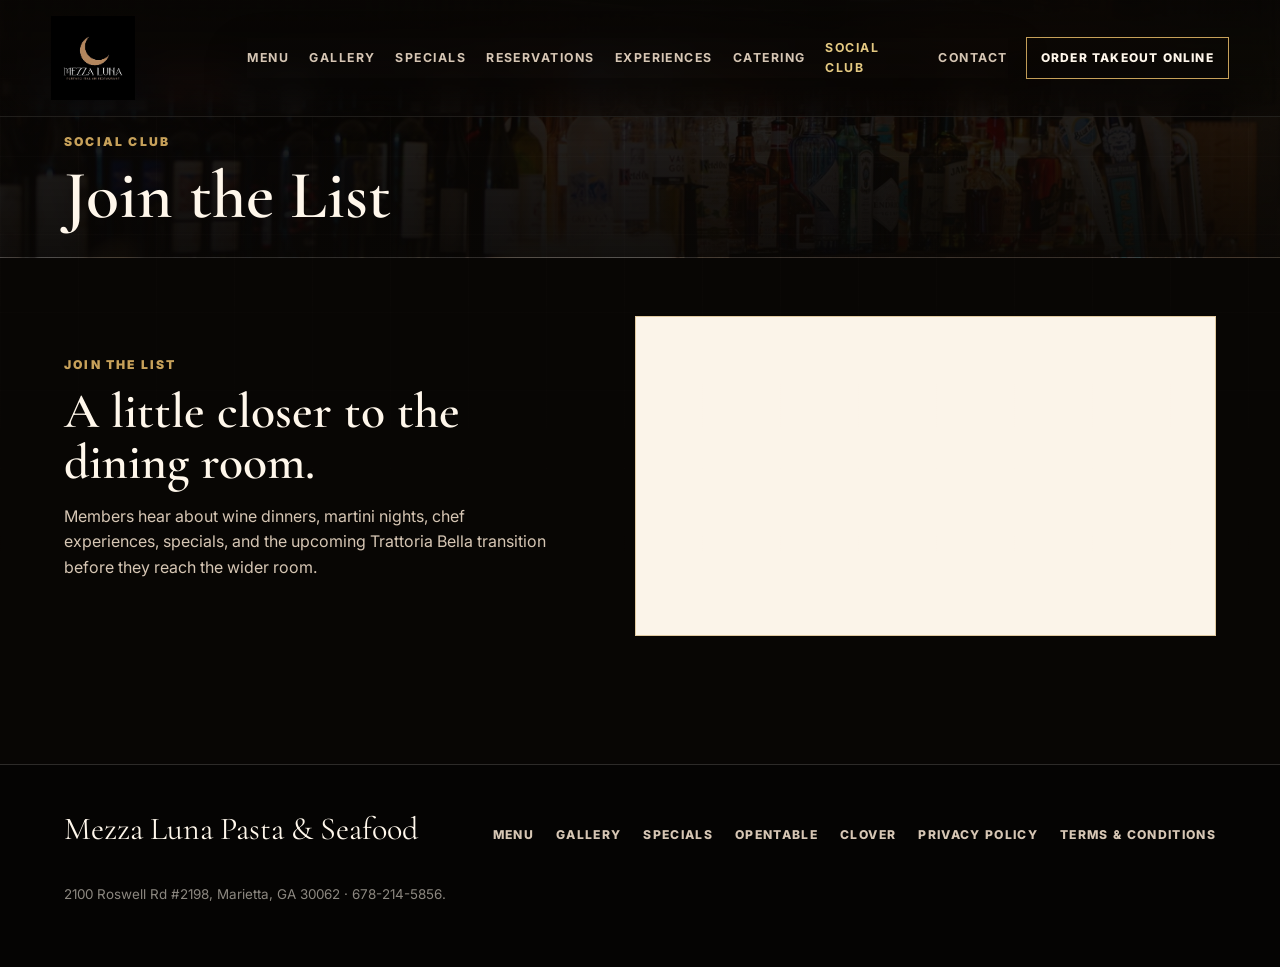
<file: social-club.html>
<!doctype html>
<html lang="en">
  <head>
    <meta charset="utf-8"><meta name="viewport" content="width=device-width, initial-scale=1">
    <title>Social Club | Mezza Luna Pasta & Seafood</title>
    <meta name="description" content="Join the Mezza Luna Social Club for event previews, early announcements, specials, and Trattoria Bella updates.">
    <link rel="preconnect" href="https://fonts.googleapis.com"><link rel="preconnect" href="https://fonts.gstatic.com" crossorigin>
    <link href="https://fonts.googleapis.com/css2?family=Cormorant+Garamond:wght@500;600;700&family=Inter:wght@400;500;700;800;900&family=Lora:wght@400;500;600&display=swap" rel="stylesheet"><link rel="stylesheet" href="assets/css/styles.css">
  </head>
  <body>
    <header class="site-header"><a class="brand" href="index.html"><img class="brand-logo" src="assets/media/mezza-luna-logo-black.png" alt="Mezza Luna Furfaro Italian Restaurant"></a><nav class="site-nav"><a href="menu.html">Menu</a><a href="gallery.html">Gallery</a><a href="specials.html">Specials</a><a href="https://www.opentable.com/r/mezza-luna-furfaro-italian-restaurant-reservations-marietta?restref=1507207&lang=en-US&ot_source=Restaurant%20website" target="_blank" rel="noopener">Reservations</a><a href="experiences.html">Experiences</a><a href="https://www.ezcater.com/catering/pvt/mezza-luna-pasta-and-seafood-marietta?fcv=1" target="_blank" rel="noopener">Catering</a><a href="social-club.html">Social Club</a><a href="contact.html">Contact</a></nav><div class="header-actions"><a class="btn utility-btn" href="https://mezza-luna-marietta.cloveronline.com/" target="_blank" rel="noopener">Order Takeout Online</a><button class="nav-toggle" type="button" aria-label="Open navigation" aria-expanded="false"><span></span></button></div></header>
    <main>
      <section class="compact-page-header" style="--page-image: url('/assets/media/selected/bar-wine.jpg')"><div class="section-inner"><div><p class="eyebrow">Social Club</p><h1>Join the List</h1></div></div></section>
      <section class="section social-signup"><div class="section-inner split"><div class="section-copy"><p class="kicker">Join the List</p><h2>A little closer to the dining room.</h2><p class="body-copy">Members hear about wine dinners, martini nights, chef experiences, specials, and the upcoming Trattoria Bella transition before they reach the wider room.</p></div><div class="klaviyo-wrap"><div class="klaviyo-form-SJLUUH"></div></div></div></section>
    </main>
    <footer class="site-footer"><div class="footer-inner"><div class="footer-brand">Mezza Luna Pasta & Seafood</div><nav class="footer-links"><a href="menu.html">Menu</a><a href="gallery.html">Gallery</a><a href="specials.html">Specials</a><a href="https://www.opentable.com/r/mezza-luna-furfaro-italian-restaurant-reservations-marietta?restref=1507207&lang=en-US&ot_source=Restaurant%20website" target="_blank" rel="noopener">OpenTable</a><a href="https://mezza-luna-marietta.cloveronline.com/" target="_blank" rel="noopener">Clover</a><a href="privacy-policy/">Privacy Policy</a><a href="terms-and-conditions/">Terms & Conditions</a></nav><p class="fine-print">2100 Roswell Rd #2198, Marietta, GA 30062 · 678-214-5856.</p></div></footer><script src="assets/js/main.js?v=sticky-tabs"></script><script async type="text/javascript" src="https://static.klaviyo.com/onsite/js/XfBZSL/klaviyo.js?company_id=XfBZSL"></script><script>!function(){if(!window.klaviyo){window._klOnsite=window._klOnsite||[];try{window.klaviyo=new Proxy({},{get:function(n,i){return"push"===i?function(){var n;(n=window._klOnsite).push.apply(n,arguments)}:function(){for(var n=arguments.length,o=new Array(n),w=0;w<n;w++)o[w]=arguments[w];var t="function"==typeof o[o.length-1]?o.pop():void 0,e=new Promise(function(n){window._klOnsite.push([i].concat(o,[function(i){t&&t(i),n(i)}]))});return e}}})}catch(n){window.klaviyo=window.klaviyo||[],window.klaviyo.push=function(){var n;(n=window._klOnsite).push.apply(n,arguments)}}}}();</script>
  </body>
</html>
</file>
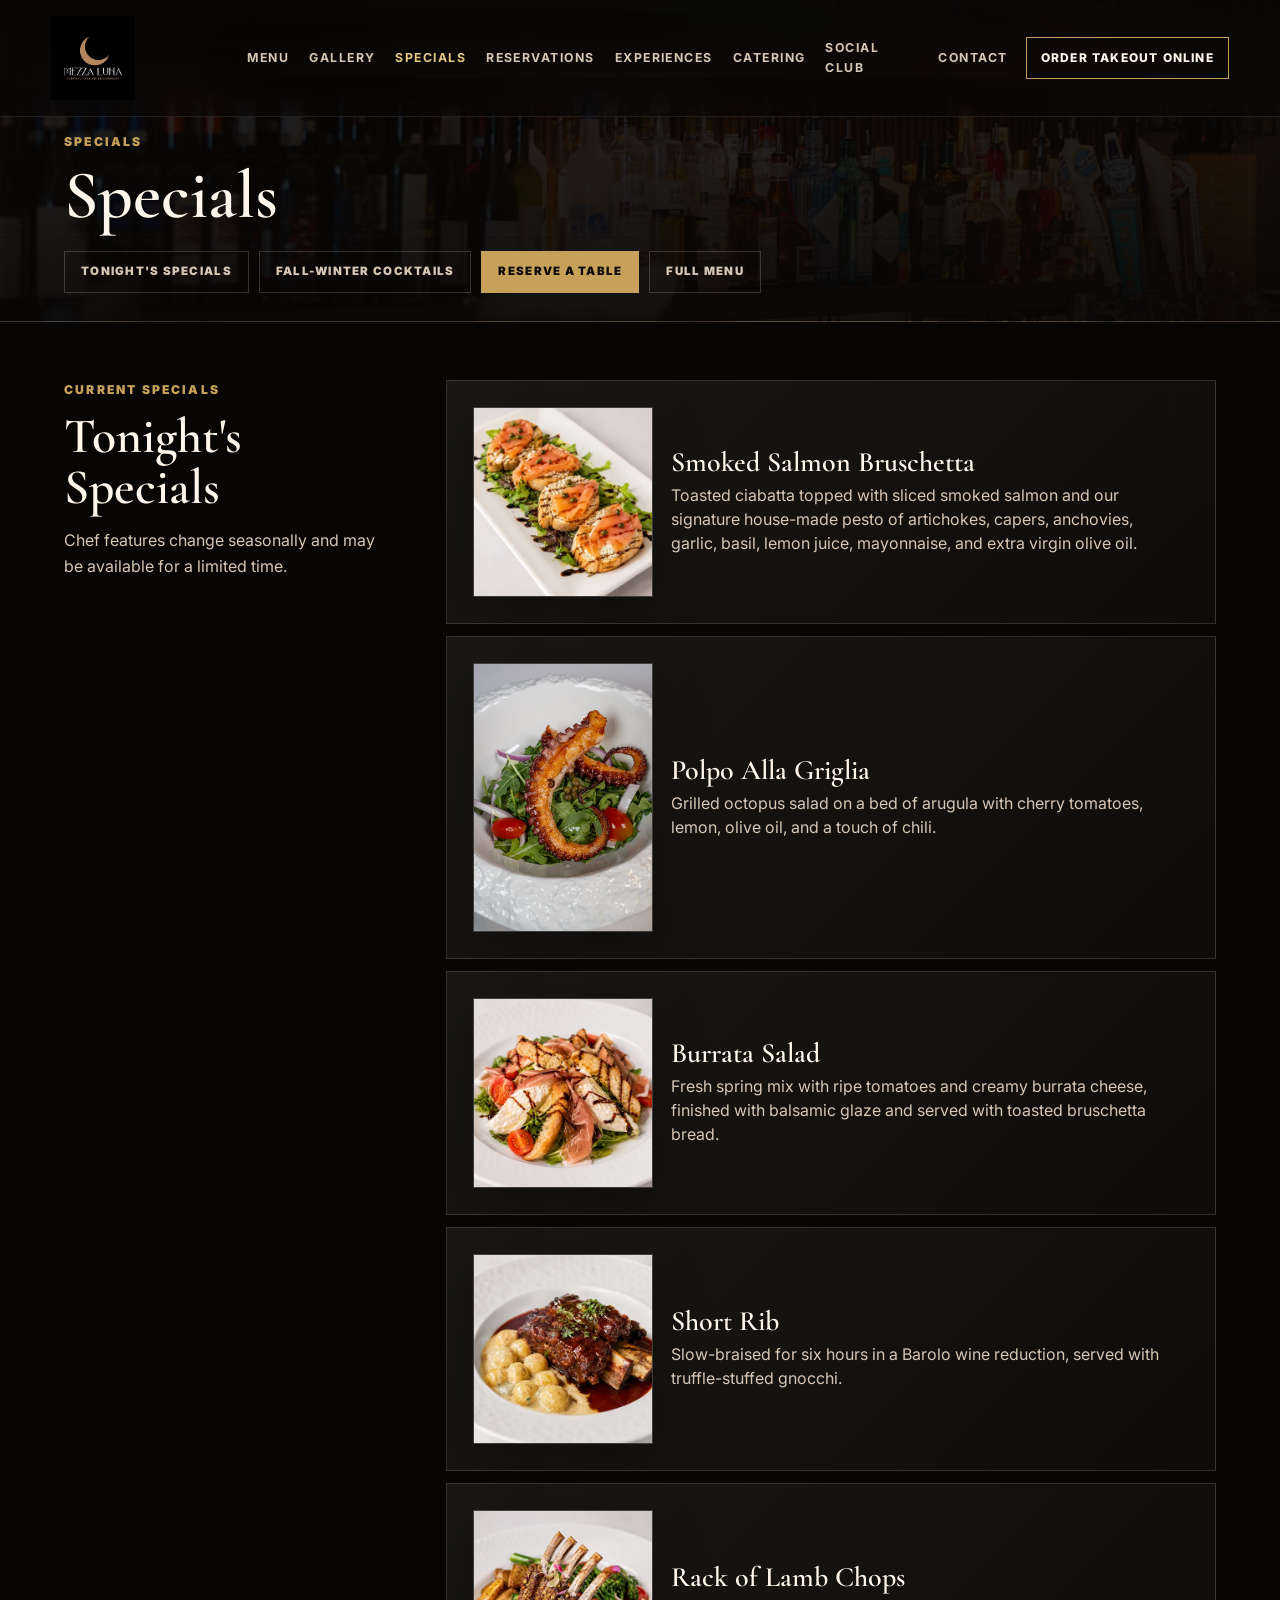
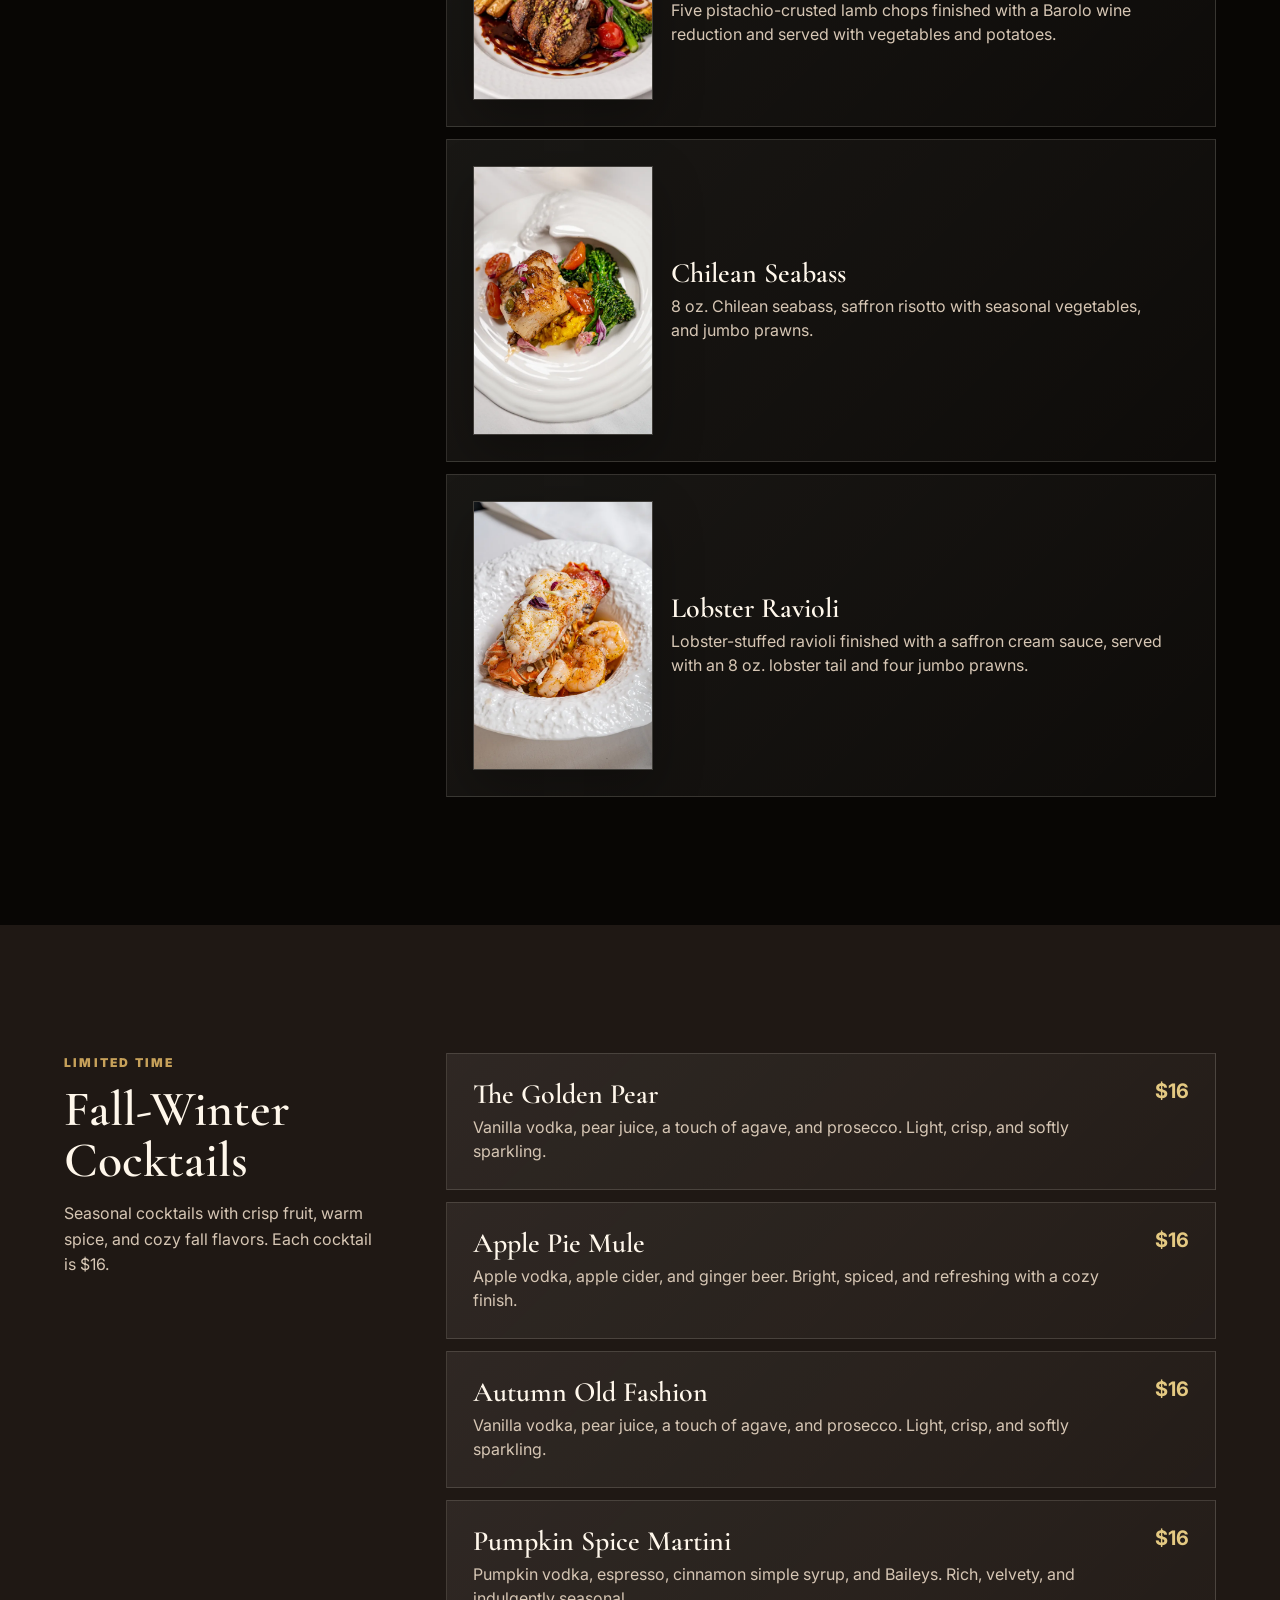
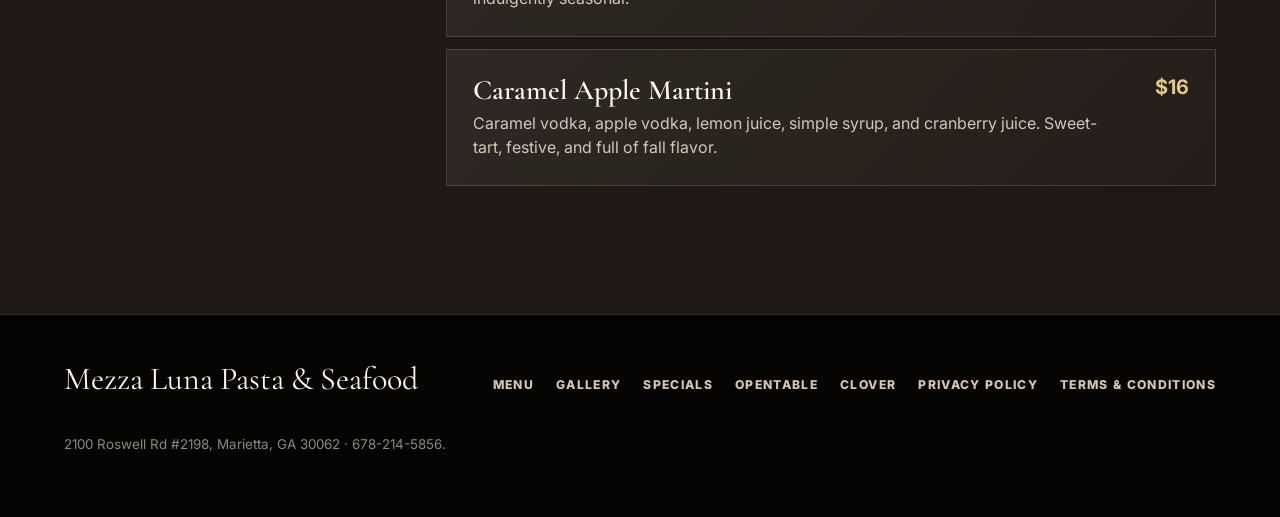
<file: specials.html>
<!doctype html>
<html lang="en">
  <head>
    <meta charset="utf-8">
    <meta name="viewport" content="width=device-width, initial-scale=1">
    <title>Specials | Mezza Luna Pasta & Seafood</title>
    <meta name="description" content="View current Mezza Luna Pasta & Seafood specials, fall-winter cocktails, and featured seasonal dishes in Marietta.">
    <link rel="preconnect" href="https://fonts.googleapis.com">
    <link rel="preconnect" href="https://fonts.gstatic.com" crossorigin>
    <link href="https://fonts.googleapis.com/css2?family=Cormorant+Garamond:wght@500;600;700&family=Inter:wght@400;500;700;800;900&family=Lora:wght@400;500;600&display=swap" rel="stylesheet">
    <link rel="stylesheet" href="assets/css/styles.css">
  </head>
  <body>
    <header class="site-header">
      <a class="brand" href="index.html"><img class="brand-logo" src="assets/media/mezza-luna-logo-black.png" alt="Mezza Luna Furfaro Italian Restaurant"></a>
      <nav class="site-nav"><a href="menu.html">Menu</a><a href="gallery.html">Gallery</a><a href="specials.html">Specials</a><a href="https://www.opentable.com/r/mezza-luna-furfaro-italian-restaurant-reservations-marietta?restref=1507207&lang=en-US&ot_source=Restaurant%20website" target="_blank" rel="noopener">Reservations</a><a href="experiences.html">Experiences</a><a href="https://www.ezcater.com/catering/pvt/mezza-luna-pasta-and-seafood-marietta?fcv=1" target="_blank" rel="noopener">Catering</a><a href="social-club.html">Social Club</a><a href="contact.html">Contact</a></nav>
      <div class="header-actions"><a class="btn utility-btn" href="https://mezza-luna-marietta.cloveronline.com/" target="_blank" rel="noopener">Order Takeout Online</a><button class="nav-toggle" type="button" aria-label="Open navigation" aria-expanded="false"><span></span></button></div>
    </header>
    <main>
      <section class="compact-page-header" style="--page-image: url('/assets/media/selected/bar-wine.jpg')">
        <div class="section-inner">
          <div><p class="eyebrow">Specials</p><h1>Specials</h1></div>
          <nav class="compact-actions" aria-label="Specials quick links">
            <a href="#dinner-specials">Tonight's Specials</a>
            <a href="#fall-winter-cocktails">Fall-Winter Cocktails</a>
            <a class="btn" href="https://www.opentable.com/r/mezza-luna-furfaro-italian-restaurant-reservations-marietta?restref=1507207&lang=en-US&ot_source=Restaurant%20website" target="_blank" rel="noopener">Reserve a Table</a>
            <a href="menu.html">Full Menu</a>
          </nav>
        </div>
      </section>
      <section class="section menu-section" id="dinner-specials">
        <div class="section-inner menu-layout">
          <aside class="menu-aside">
            <p class="kicker">Current Specials</p>
            <h2>Tonight's Specials</h2>
            <p class="body-copy">Chef features change seasonally and may be available for a limited time.</p>
          </aside>
          <div class="menu-list">
            <article class="menu-item special-item">
              <picture>
                <source media="(max-width: 700px)" type="image/webp" srcset="assets/specials/smoked-salmon-bruschetta-600.webp">
                <source type="image/webp" srcset="assets/specials/smoked-salmon-bruschetta-600.webp 600w, assets/specials/smoked-salmon-bruschetta-1000.webp 1000w, assets/specials/smoked-salmon-bruschetta-1400.webp 1400w" sizes="260px">
                <img class="special-photo" src="assets/specials/smoked-salmon-bruschetta-600.webp" alt="Smoked Salmon Bruschetta special" width="600" height="450" loading="lazy" decoding="async">
              </picture>
              <div><h3>Smoked Salmon Bruschetta</h3><p>Toasted ciabatta topped with sliced smoked salmon and our signature house-made pesto of artichokes, capers, anchovies, garlic, basil, lemon juice, mayonnaise, and extra virgin olive oil.</p></div><strong></strong>
            </article>
            <article class="menu-item special-item">
              <picture>
                <source media="(max-width: 700px)" type="image/webp" srcset="assets/specials/polpo-alla-griglia-600.webp">
                <source type="image/webp" srcset="assets/specials/polpo-alla-griglia-600.webp 600w, assets/specials/polpo-alla-griglia-1000.webp 1000w, assets/specials/polpo-alla-griglia-1400.webp 1400w" sizes="260px">
                <img class="special-photo" src="assets/specials/polpo-alla-griglia-600.webp" alt="Polpo Alla Griglia grilled octopus salad" width="600" height="900" loading="lazy" decoding="async">
              </picture>
              <div><h3>Polpo Alla Griglia</h3><p>Grilled octopus salad on a bed of arugula with cherry tomatoes, lemon, olive oil, and a touch of chili.</p></div><strong></strong>
            </article>
            <article class="menu-item special-item">
              <picture>
                <source media="(max-width: 700px)" type="image/webp" srcset="assets/specials/burrata-salad-600.webp">
                <source type="image/webp" srcset="assets/specials/burrata-salad-600.webp 600w, assets/specials/burrata-salad-1000.webp 1000w, assets/specials/burrata-salad-1400.webp 1400w" sizes="260px">
                <img class="special-photo" src="assets/specials/burrata-salad-600.webp" alt="Burrata Salad special with toasted bruschetta" width="600" height="450" loading="lazy" decoding="async">
              </picture>
              <div><h3>Burrata Salad</h3><p>Fresh spring mix with ripe tomatoes and creamy burrata cheese, finished with balsamic glaze and served with toasted bruschetta bread.</p></div><strong></strong>
            </article>
            <article class="menu-item special-item">
              <picture>
                <source media="(max-width: 700px)" type="image/webp" srcset="assets/specials/short-rib-600.webp">
                <source type="image/webp" srcset="assets/specials/short-rib-600.webp 600w, assets/specials/short-rib-1000.webp 1000w, assets/specials/short-rib-1400.webp 1400w" sizes="260px">
                <img class="special-photo" src="assets/specials/short-rib-600.webp" alt="Short Rib special with truffle-stuffed gnocchi" width="600" height="450" loading="lazy" decoding="async">
              </picture>
              <div><h3>Short Rib</h3><p>Slow-braised for six hours in a Barolo wine reduction, served with truffle-stuffed gnocchi.</p></div><strong></strong>
            </article>
            <article class="menu-item special-item">
              <picture>
                <source media="(max-width: 700px)" type="image/webp" srcset="assets/specials/rack-of-lamb-chops-600.webp">
                <source type="image/webp" srcset="assets/specials/rack-of-lamb-chops-600.webp 600w, assets/specials/rack-of-lamb-chops-1000.webp 1000w, assets/specials/rack-of-lamb-chops-1400.webp 1400w" sizes="260px">
                <img class="special-photo" src="assets/specials/rack-of-lamb-chops-600.webp" alt="Rack of Lamb Chops special" width="600" height="450" loading="lazy" decoding="async">
              </picture>
              <div><h3>Rack of Lamb Chops</h3><p>Five pistachio-crusted lamb chops finished with a Barolo wine reduction and served with vegetables and potatoes.</p></div><strong></strong>
            </article>
            <article class="menu-item special-item">
              <picture>
                <source media="(max-width: 700px)" type="image/webp" srcset="assets/specials/chilean-seabass-600.webp">
                <source type="image/webp" srcset="assets/specials/chilean-seabass-600.webp 600w, assets/specials/chilean-seabass-1000.webp 1000w, assets/specials/chilean-seabass-1400.webp 1400w" sizes="260px">
                <img class="special-photo" src="assets/specials/chilean-seabass-600.webp" alt="Chilean Seabass special over saffron risotto" width="600" height="900" loading="lazy" decoding="async">
              </picture>
              <div><h3>Chilean Seabass</h3><p>8 oz. Chilean seabass, saffron risotto with seasonal vegetables, and jumbo prawns.</p></div><strong></strong>
            </article>
            <article class="menu-item special-item">
              <picture>
                <source media="(max-width: 700px)" type="image/webp" srcset="assets/specials/lobster-ravioli-600.webp">
                <source type="image/webp" srcset="assets/specials/lobster-ravioli-600.webp 600w, assets/specials/lobster-ravioli-1000.webp 1000w, assets/specials/lobster-ravioli-1400.webp 1400w" sizes="260px">
                <img class="special-photo" src="assets/specials/lobster-ravioli-600.webp" alt="Lobster Ravioli special with lobster tail and jumbo prawns" width="600" height="900" loading="lazy" decoding="async">
              </picture>
              <div><h3>Lobster Ravioli</h3><p>Lobster-stuffed ravioli finished with a saffron cream sauce, served with an 8 oz. lobster tail and four jumbo prawns.</p></div><strong></strong>
            </article>
          </div>
        </div>
      </section>
      <section class="section alt menu-section" id="fall-winter-cocktails">
        <div class="section-inner menu-layout">
          <aside class="menu-aside">
            <p class="kicker">Limited Time</p>
            <h2>Fall-Winter Cocktails</h2>
            <p class="body-copy">Seasonal cocktails with crisp fruit, warm spice, and cozy fall flavors. Each cocktail is $16.</p>
          </aside>
          <div class="menu-list">
            <article class="menu-item"><div><h3>The Golden Pear</h3><p>Vanilla vodka, pear juice, a touch of agave, and prosecco. Light, crisp, and softly sparkling.</p></div><strong>$16</strong></article>
            <article class="menu-item"><div><h3>Apple Pie Mule</h3><p>Apple vodka, apple cider, and ginger beer. Bright, spiced, and refreshing with a cozy finish.</p></div><strong>$16</strong></article>
            <article class="menu-item"><div><h3>Autumn Old Fashion</h3><p>Vanilla vodka, pear juice, a touch of agave, and prosecco. Light, crisp, and softly sparkling.</p></div><strong>$16</strong></article>
            <article class="menu-item"><div><h3>Pumpkin Spice Martini</h3><p>Pumpkin vodka, espresso, cinnamon simple syrup, and Baileys. Rich, velvety, and indulgently seasonal.</p></div><strong>$16</strong></article>
            <article class="menu-item"><div><h3>Caramel Apple Martini</h3><p>Caramel vodka, apple vodka, lemon juice, simple syrup, and cranberry juice. Sweet-tart, festive, and full of fall flavor.</p></div><strong>$16</strong></article>
          </div>
        </div>
      </section>
    </main>
    <footer class="site-footer">
      <div class="footer-inner">
        <div class="footer-brand">Mezza Luna Pasta & Seafood</div>
        <nav class="footer-links"><a href="menu.html">Menu</a><a href="gallery.html">Gallery</a><a href="specials.html">Specials</a><a href="https://www.opentable.com/r/mezza-luna-furfaro-italian-restaurant-reservations-marietta?restref=1507207&lang=en-US&ot_source=Restaurant%20website" target="_blank" rel="noopener">OpenTable</a><a href="https://mezza-luna-marietta.cloveronline.com/" target="_blank" rel="noopener">Clover</a><a href="privacy-policy/">Privacy Policy</a><a href="terms-and-conditions/">Terms & Conditions</a></nav>
        <p class="fine-print">2100 Roswell Rd #2198, Marietta, GA 30062 · 678-214-5856.</p>
      </div>
    </footer>
    <script src="assets/js/main.js?v=sticky-tabs"></script>
  </body>
</html>
</file>
<file: assets/css/styles.css>
:root {
  --ink: #0f0b08;
  --black: #080604;
  --espresso: #18110d;
  --brown: #2a1c14;
  --cream: #fff7eb;
  --paper: #fbf4e9;
  --muted: #d6c6b4;
  --soft: #ad9b89;
  --gold: #c7a15a;
  --gold-2: #e4c982;
  --line: rgba(255, 247, 235, 0.16);
  --shadow: rgba(0, 0, 0, 0.38);
  --serif: "Lora", Georgia, serif;
  --display: "Cormorant Garamond", Georgia, serif;
  --sans: "Inter", Arial, sans-serif;
  --max: 1180px;
  --header-height: 102px;
  --menu-tabs-height: 68px;
}

* {
  box-sizing: border-box;
}

html {
  scroll-behavior: smooth;
}

body {
  margin: 0;
  background: var(--black);
  color: var(--cream);
  font-family: var(--sans);
  line-height: 1.6;
  overflow-x: hidden;
}

body::before {
  content: "";
  position: fixed;
  inset: 0;
  z-index: 1;
  pointer-events: none;
  background:
    linear-gradient(rgba(255, 247, 235, 0.025) 1px, transparent 1px),
    linear-gradient(90deg, rgba(255, 247, 235, 0.018) 1px, transparent 1px);
  background-size: 78px 78px;
  mask-image: linear-gradient(to bottom, black, transparent 68%);
}

a {
  color: inherit;
  text-decoration: none;
}

img,
video,
iframe {
  display: block;
  max-width: 100%;
}

main,
.page-hero,
.section,
.menu-overview,
.section-inner,
.menu-layout,
.menu-list,
.menu-item {
  max-width: 100%;
}

.site-header {
  position: fixed;
  inset: 0 0 auto;
  z-index: 20;
  display: flex;
  align-items: center;
  justify-content: space-between;
  gap: 18px;
  padding: 16px clamp(18px, 4vw, 52px);
  background: linear-gradient(to bottom, rgba(8, 6, 4, 0.9), rgba(8, 6, 4, 0.36));
  border-bottom: 1px solid rgba(255, 247, 235, 0.1);
  backdrop-filter: blur(18px);
}

.brand {
  display: flex;
  align-items: center;
  gap: 12px;
  min-width: 0;
  flex: 0 1 auto;
}

.brand-mark {
  width: 42px;
  height: 42px;
  object-fit: contain;
}

.brand-logo {
  width: clamp(164px, 14vw, 216px);
  height: auto;
  max-height: 84px;
  object-fit: contain;
  object-position: left center;
}

.brand-text {
  display: grid;
  line-height: 1.05;
}

.brand-name {
  color: var(--cream);
  font-family: var(--display);
  font-size: clamp(1.35rem, 2.2vw, 1.8rem);
  font-weight: 600;
}

.brand-sub {
  color: var(--gold);
  font-size: 0.62rem;
  font-weight: 800;
  letter-spacing: 0.18em;
  text-transform: uppercase;
}

.site-nav {
  display: none;
  position: absolute;
  top: 100%;
  left: 0;
  right: 0;
  z-index: 21;
  padding: 18px;
  background: rgba(8, 6, 4, 0.98);
  border-bottom: 1px solid var(--line);
  box-shadow: 0 18px 40px rgba(0, 0, 0, 0.34);
}

.site-nav.is-open {
  display: grid;
  gap: 14px;
}

.site-nav a {
  color: var(--muted);
  font-size: 0.77rem;
  font-weight: 700;
  letter-spacing: 0.12em;
  text-transform: uppercase;
}

.site-nav a:hover,
.site-nav a[aria-current="page"] {
  color: var(--gold-2);
}

.header-actions {
  display: flex;
  align-items: center;
  gap: 10px;
}

.nav-toggle {
  width: 42px;
  height: 42px;
  border: 1px solid var(--line);
  background: rgba(255, 255, 255, 0.04);
  color: var(--cream);
  border-radius: 999px;
  cursor: pointer;
}

.nav-toggle span,
.nav-toggle::before,
.nav-toggle::after {
  content: "";
  display: block;
  width: 17px;
  height: 1px;
  margin: 5px auto;
  background: currentColor;
}

.btn {
  display: inline-flex;
  align-items: center;
  justify-content: center;
  min-height: 46px;
  padding: 12px 20px;
  border: 1px solid var(--gold);
  color: var(--ink);
  background: var(--gold);
  font-size: 0.75rem;
  font-weight: 800;
  letter-spacing: 0.1em;
  text-transform: uppercase;
  transition: transform 180ms ease, background 180ms ease, color 180ms ease;
}

.btn:hover {
  transform: translateY(-1px);
  background: var(--gold-2);
}

.btn.secondary {
  color: var(--cream);
  background: rgba(8, 6, 4, 0.34);
  border-color: rgba(255, 247, 235, 0.36);
}

.btn.secondary:hover {
  background: rgba(255, 247, 235, 0.1);
}

.utility-btn {
  min-height: 40px;
  padding: 10px 14px;
  color: var(--cream);
  background: transparent;
  border-color: var(--gold);
  white-space: nowrap;
}

.hero {
  position: relative;
  min-height: 100svh;
  display: grid;
  align-items: end;
  overflow: hidden;
  padding: 118px clamp(18px, 5vw, 72px) 54px;
}

.hero-video,
.hero-poster {
  position: absolute;
  inset: 0;
  width: 100%;
  height: 100%;
  object-fit: cover;
}

.hero-poster {
  z-index: -3;
}

.hero-video {
  z-index: -2;
}

.hero::after {
  content: "";
  position: absolute;
  inset: 0;
  z-index: -1;
  background:
    linear-gradient(90deg, rgba(8, 6, 4, 0.88), rgba(8, 6, 4, 0.54), rgba(8, 6, 4, 0.34)),
    linear-gradient(to top, var(--black), rgba(8, 6, 4, 0.18) 60%);
}

.hero-content {
  position: relative;
  z-index: 2;
  width: min(820px, 100%);
}

.transition-strip {
  display: inline-flex;
  align-items: center;
  gap: 12px;
  margin-bottom: 28px;
  padding: 10px 16px;
  background: rgba(8, 6, 4, 0.6);
  border: 1px solid rgba(255, 247, 235, 0.18);
  color: var(--muted);
  font-size: 0.72rem;
  font-weight: 800;
  letter-spacing: 0.14em;
  text-transform: uppercase;
}

.transition-strip img {
  width: 188px;
  max-height: 58px;
  object-fit: contain;
}

.eyebrow,
.kicker {
  margin: 0 0 12px;
  color: var(--gold);
  font-size: 0.76rem;
  font-weight: 900;
  letter-spacing: 0.18em;
  text-transform: uppercase;
}

h1,
h2,
h3 {
  margin: 0;
  font-family: var(--display);
  font-weight: 600;
  letter-spacing: 0;
  line-height: 1.02;
  overflow-wrap: break-word;
}

h1 {
  font-size: clamp(3.55rem, 10vw, 7.5rem);
  max-width: 820px;
}

h2 {
  font-size: clamp(1.9rem, 4vw, 3.1rem);
}

h3 {
  font-size: clamp(1.6rem, 3.4vw, 2.35rem);
}

.lead {
  max-width: 650px;
  margin: 20px 0 0;
  color: var(--muted);
  font-family: var(--serif);
  font-size: clamp(1.14rem, 2vw, 1.38rem);
  overflow-wrap: break-word;
}

.hero-actions,
.page-actions {
  display: flex;
  flex-wrap: wrap;
  gap: 12px;
  margin-top: 32px;
}

.section {
  padding: clamp(72px, 10vw, 128px) clamp(18px, 5vw, 72px);
  background: var(--black);
}

.section.alt {
  background:
    linear-gradient(rgba(255, 247, 235, 0.03), rgba(255, 247, 235, 0.03)),
    var(--espresso);
}

.section-inner {
  width: min(var(--max), 100%);
  margin: 0 auto;
  min-width: 0;
}

.split {
  display: grid;
  gap: clamp(30px, 6vw, 82px);
}

.split > *,
.menu-grid > *,
.contact-grid > *,
.event-grid > *,
.catering-grid > *,
.gallery-grid > * {
  min-width: 0;
}

.section-copy {
  max-width: 650px;
}

.body-copy {
  color: var(--muted);
  font-size: 1rem;
}

.feature-image,
.media-grid img,
.event-card img,
.menu-photo,
.catering-photo {
  width: 100%;
  height: 100%;
  object-fit: cover;
  border: 1px solid var(--line);
  box-shadow: 0 20px 60px var(--shadow);
}

.media-grid {
  display: grid;
  gap: 12px;
}

.media-grid img {
  min-height: 240px;
}

.media-grid img:first-child {
  min-height: 420px;
}

.feature-list,
.contact-list {
  display: grid;
  gap: 16px;
  margin: 30px 0 0;
  padding: 0;
  list-style: none;
}

.feature-list li,
.info-panel,
.contact-card,
.menu-link,
.event-card,
.legal-card,
.form-panel {
  padding: 24px;
  background: rgba(255, 247, 235, 0.035);
  border: 1px solid var(--line);
}

.feature-list strong,
.contact-card strong,
.menu-link strong,
.event-card strong {
  display: block;
  color: var(--cream);
  font-family: var(--display);
  font-size: 1.5rem;
  font-weight: 600;
  line-height: 1.08;
}

.feature-list span,
.contact-card span,
.menu-link span,
.event-card span {
  display: block;
  margin-top: 9px;
  color: var(--muted);
}

.page-hero {
  padding: 118px clamp(18px, 5vw, 72px) 44px;
  background:
    linear-gradient(rgba(8, 6, 4, 0.7), rgba(8, 6, 4, 0.94)),
    var(--page-image, none) center / cover;
  border-bottom: 1px solid var(--line);
}

.page-hero .section-inner {
  display: grid;
  gap: 20px;
}

.page-hero h1 {
  max-width: 720px;
  font-size: clamp(2.35rem, 4.8vw, 3.65rem);
  line-height: 1;
}

.page-hero .lead {
  max-width: 560px;
  margin-top: 0;
  font-size: clamp(1.02rem, 1.55vw, 1.22rem);
}

.page-hero + .section {
  padding-top: clamp(34px, 4.5vw, 56px);
}

.compact-page-header {
  padding: 132px clamp(18px, 5vw, 72px) 28px;
  background:
    linear-gradient(rgba(8, 6, 4, 0.82), rgba(8, 6, 4, 0.96)),
    var(--page-image, none) center / cover;
  border-bottom: 1px solid var(--line);
}

.compact-page-header .section-inner {
  display: grid;
  gap: 22px;
}

.compact-page-header h1 {
  margin: 0;
  font-size: clamp(2.8rem, 5.5vw, 4.25rem);
  line-height: 0.96;
}

.compact-actions {
  display: flex;
  flex-wrap: wrap;
  gap: 10px;
}

.compact-actions a {
  display: inline-flex;
  align-items: center;
  justify-content: center;
  min-height: 42px;
  padding: 10px 16px;
  border: 1px solid rgba(255, 247, 235, 0.18);
  color: var(--muted);
  font-size: 0.72rem;
  font-weight: 900;
  letter-spacing: 0.11em;
  text-transform: uppercase;
}

.compact-actions a:hover {
  color: var(--ink);
  background: var(--gold);
  border-color: var(--gold);
}

.compact-actions a.btn {
  color: var(--ink);
  background: var(--gold);
  border-color: var(--gold);
}

.compact-actions a.btn:hover {
  background: var(--gold-2);
  border-color: var(--gold-2);
}

.compact-page-header + .section {
  padding-top: clamp(34px, 5vw, 58px);
}

.social-signup {
  padding-top: clamp(34px, 5vw, 58px);
}

.menu-grid,
.contact-grid,
.event-grid,
.catering-grid,
.gallery-grid {
  display: grid;
  gap: 16px;
  margin-top: 34px;
}

.menu-link {
  min-height: 166px;
  display: flex;
  flex-direction: column;
  justify-content: space-between;
}

.menu-link em,
.event-card em {
  margin-top: 22px;
  color: var(--gold);
  font-style: normal;
  font-size: 0.75rem;
  font-weight: 900;
  letter-spacing: 0.14em;
  text-transform: uppercase;
}

.menu-download {
  max-width: 780px;
  padding: clamp(24px, 5vw, 48px);
  background: rgba(255, 247, 235, 0.035);
  border: 1px solid var(--line);
}

.menu-hero .section-inner {
  align-items: end;
}

.menu-overview {
  position: sticky;
  top: var(--header-height);
  z-index: 19;
  padding: 12px clamp(18px, 5vw, 72px);
  background: rgba(8, 6, 4, 0.88);
  border-bottom: 1px solid var(--line);
  backdrop-filter: blur(16px);
}

.menu-overview.is-stuck {
  position: fixed;
  inset: var(--header-height) 0 auto;
}

.menu-overview.is-stuck + .menu-section {
  padding-top: calc(clamp(72px, 10vw, 128px) + var(--menu-tabs-height));
}

.menu-tabs {
  display: flex;
  gap: 10px;
  overflow-x: auto;
  padding-bottom: 2px;
  scrollbar-width: none;
}

.menu-tabs::-webkit-scrollbar {
  display: none;
}

.menu-tabs a {
  flex: 0 0 auto;
  padding: 10px 15px;
  border: 1px solid rgba(255, 247, 235, 0.16);
  color: var(--muted);
  font-size: 0.72rem;
  font-weight: 900;
  letter-spacing: 0.11em;
  text-transform: uppercase;
}

.menu-tabs a:hover {
  color: var(--ink);
  background: var(--gold);
  border-color: var(--gold);
}

.menu-section {
  scroll-margin-top: calc(var(--header-height) + var(--menu-tabs-height) + 18px);
}

.menu-layout {
  display: grid;
  gap: clamp(24px, 5vw, 58px);
  align-items: start;
  min-width: 0;
}

.menu-layout > *,
.menu-list,
.menu-item > * {
  min-width: 0;
}

.menu-aside {
  max-width: 420px;
  min-width: 0;
}

.menu-aside h2 {
  margin-top: 0;
}

.menu-list {
  display: grid;
  gap: 12px;
}

.menu-list.compact {
  max-width: 760px;
}

.beverage-list {
  gap: 18px;
}

.beverage-group {
  padding: clamp(18px, 3vw, 26px);
  background:
    linear-gradient(135deg, rgba(255, 247, 235, 0.07), rgba(255, 247, 235, 0.025));
  border: 1px solid rgba(255, 247, 235, 0.14);
}

.beverage-group h3 {
  margin-bottom: 12px;
  color: var(--gold-2);
  font-size: clamp(1.45rem, 2.4vw, 1.9rem);
}

.beverage-row {
  display: grid;
  grid-template-columns: minmax(0, 1fr) auto;
  gap: 16px;
  align-items: baseline;
  padding: 9px 0;
  border-top: 1px solid rgba(255, 247, 235, 0.1);
}

.beverage-row span {
  min-width: 0;
  color: var(--cream);
  font-weight: 700;
  overflow-wrap: anywhere;
}

.beverage-row strong {
  color: var(--gold-2);
  font-size: 0.83rem;
  font-weight: 900;
  letter-spacing: 0.04em;
  text-align: right;
  white-space: nowrap;
}

.menu-item {
  display: grid;
  grid-template-columns: minmax(0, 1fr) auto;
  gap: 18px;
  padding: clamp(18px, 3vw, 26px);
  background:
    linear-gradient(135deg, rgba(255, 247, 235, 0.07), rgba(255, 247, 235, 0.025));
  border: 1px solid rgba(255, 247, 235, 0.14);
  overflow: hidden;
}

.menu-item h3 {
  margin: 0 0 7px;
  color: var(--cream);
  font-family: var(--display);
  font-size: clamp(1.35rem, 2.4vw, 1.75rem);
  line-height: 1;
}

.menu-item h3 span {
  color: var(--gold);
  font-family: var(--sans);
  font-size: 0.67rem;
  font-weight: 900;
  letter-spacing: 0.12em;
  text-transform: uppercase;
}

.menu-item p {
  margin: 0;
  color: var(--muted);
  line-height: 1.5;
  overflow-wrap: anywhere;
}

.menu-item em {
  display: block;
  margin-top: 10px;
  color: var(--gold-2);
  font-family: var(--serif);
  font-size: 0.93rem;
  font-style: normal;
}

.menu-item strong {
  display: grid;
  align-content: start;
  justify-items: end;
  min-width: 58px;
  color: var(--gold-2);
  font-size: clamp(1rem, 1.7vw, 1.25rem);
  line-height: 1.1;
}

.menu-item strong small {
  color: var(--soft);
  font-size: 0.68rem;
  font-weight: 800;
  letter-spacing: 0.08em;
  text-transform: uppercase;
}

.menu-item strong:empty {
  display: none;
}

.special-item {
  grid-template-columns: minmax(180px, 0.34fr) minmax(0, 1fr) auto;
  align-items: center;
}

.featured-special {
  grid-template-columns: minmax(260px, 0.5fr) minmax(0, 1fr);
  gap: clamp(18px, 4vw, 34px);
  background:
    linear-gradient(135deg, rgba(199, 161, 90, 0.12), rgba(255, 247, 235, 0.035));
  border-color: rgba(228, 201, 130, 0.32);
}

.special-item picture {
  align-self: stretch;
  min-width: 0;
}

.special-photo {
  width: 100%;
  height: 100%;
  min-height: 190px;
  max-height: 360px;
  object-fit: cover;
  border: 1px solid rgba(255, 247, 235, 0.18);
  box-shadow: 0 18px 46px rgba(0, 0, 0, 0.28);
}

.featured-special .special-photo {
  min-height: 340px;
  max-height: 520px;
}

.menu-pdf-layout {
  display: grid;
  gap: 22px;
  align-items: stretch;
}

.menu-pdf-photo {
  width: 100%;
  min-height: 300px;
  object-fit: cover;
  border: 1px solid var(--line);
  box-shadow: 0 20px 60px var(--shadow);
}

.event-card {
  display: grid;
  gap: 18px;
  align-content: start;
}

.flyer-card {
  padding: clamp(10px, 1.5vw, 18px);
}

.flyer-card a {
  display: block;
}

.event-card img {
  height: auto;
  aspect-ratio: auto;
  object-fit: contain;
  background: rgba(255, 247, 235, 0.04);
}

.gallery-grid {
  grid-template-columns: repeat(auto-fit, minmax(210px, 1fr));
  gap: clamp(18px, 3vw, 34px);
}

.gallery-card {
  display: grid;
  gap: 13px;
  align-content: start;
  color: var(--cream);
}

.gallery-card img {
  width: 100%;
  aspect-ratio: 4 / 3;
  object-fit: cover;
  border: 1px solid var(--line);
  background: rgba(255, 247, 235, 0.04);
  box-shadow: 0 20px 60px var(--shadow);
  transition: transform 180ms ease, border-color 180ms ease;
}

.gallery-card:hover img {
  transform: translateY(-2px);
  border-color: rgba(228, 201, 130, 0.64);
}

.gallery-card span {
  display: block;
  font-family: var(--display);
  font-size: clamp(1.35rem, 2.2vw, 1.7rem);
  font-weight: 600;
  line-height: 1.05;
}

.event-meta {
  color: var(--gold);
  font-size: 0.78rem;
  font-weight: 900;
  letter-spacing: 0.12em;
  text-transform: uppercase;
}

.klaviyo-wrap {
  min-height: 320px;
  padding: 24px;
  background: var(--paper);
  color: var(--ink);
  border: 1px solid rgba(199, 161, 90, 0.5);
}

.hours {
  display: grid;
  gap: 10px;
  color: var(--muted);
}

.hours div {
  display: flex;
  justify-content: space-between;
  gap: 16px;
  padding-bottom: 10px;
  border-bottom: 1px solid var(--line);
}

.form-grid {
  display: grid;
  gap: 14px;
  min-width: 0;
}

.form-grid label {
  display: grid;
  gap: 7px;
  color: var(--muted);
  font-size: 0.78rem;
  font-weight: 800;
  letter-spacing: 0.08em;
  text-transform: uppercase;
}

.form-grid input,
.form-grid select,
.form-grid textarea {
  width: 100%;
  max-width: 100%;
  min-height: 46px;
  padding: 12px 13px;
  border: 1px solid var(--line);
  background: rgba(255, 247, 235, 0.08);
  color: var(--cream);
  font: inherit;
}

.form-grid textarea {
  min-height: 140px;
  resize: vertical;
}

.form-grid input::placeholder,
.form-grid textarea::placeholder {
  color: rgba(255, 247, 235, 0.45);
}

.legal-body {
  background: var(--paper);
  color: #211914;
}

.legal-body::before {
  display: none;
}

.legal-body .site-header {
  position: sticky;
  background: rgba(251, 244, 233, 0.96);
  border-bottom-color: rgba(33, 25, 20, 0.12);
}

.legal-body .brand-name,
.legal-body .site-nav a,
.legal-body .nav-toggle {
  color: #211914;
}

.legal-body .utility-btn {
  color: #211914;
}

.legal-main {
  padding: 74px clamp(18px, 5vw, 72px) 90px;
}

.legal-card {
  width: min(900px, 100%);
  margin: 0 auto;
  background: #fff;
  color: #211914;
  border-color: rgba(33, 25, 20, 0.12);
  box-shadow: 0 24px 80px rgba(33, 25, 20, 0.1);
}

.legal-card h1,
.legal-card h2 {
  color: #211914;
}

.legal-card h1 {
  font-size: clamp(2.8rem, 8vw, 5.4rem);
}

.legal-card h2 {
  margin-top: 34px;
  font-size: 1.8rem;
}

.legal-card p,
.legal-card li {
  color: #463a33;
}

.legal-card a {
  color: #8a6427;
  text-decoration: underline;
}

.site-footer {
  padding: 48px clamp(18px, 5vw, 72px);
  background: #050403;
  border-top: 1px solid var(--line);
}

.footer-inner {
  width: min(var(--max), 100%);
  margin: 0 auto;
  display: grid;
  gap: 26px;
}

.footer-brand {
  color: var(--cream);
  font-family: var(--display);
  font-size: 2rem;
  line-height: 1;
}

.footer-links {
  display: flex;
  flex-wrap: wrap;
  gap: 14px 22px;
  color: var(--muted);
  font-size: 0.76rem;
  font-weight: 800;
  letter-spacing: 0.11em;
  text-transform: uppercase;
}

.fine-print {
  color: rgba(255, 247, 235, 0.54);
  font-size: 0.84rem;
}

@media (min-width: 1120px) {
  .site-nav {
    position: static;
    display: flex;
    align-items: center;
    justify-content: center;
    gap: clamp(10px, 1.55vw, 22px);
    padding: 0;
    background: transparent;
    border: 0;
  }

  .nav-toggle {
    display: none;
  }
}

@media (min-width: 900px) {
  .split,
  .page-hero .section-inner {
    grid-template-columns: minmax(0, 0.92fr) minmax(0, 1.08fr);
    align-items: center;
  }

  .menu-layout {
    grid-template-columns: minmax(230px, 0.42fr) minmax(0, 1fr);
  }

  .menu-aside {
    position: sticky;
    top: 156px;
  }

  .menu-pdf-layout {
    grid-template-columns: minmax(0, 0.9fr) minmax(280px, 0.7fr);
  }

  .media-grid {
    grid-template-columns: 1.12fr 0.88fr;
  }

  .media-grid img:first-child {
    grid-row: span 2;
  }

  .menu-grid,
  .contact-grid,
  .event-grid,
  .catering-grid {
    grid-template-columns: repeat(2, minmax(0, 1fr));
  }

  .footer-inner {
    grid-template-columns: 1fr auto;
    align-items: end;
  }

  .fine-print {
    grid-column: 1 / -1;
  }
}

@media (min-width: 1060px) {
  .event-grid,
  .catering-grid {
    grid-template-columns: repeat(3, minmax(0, 1fr));
  }

  .menu-grid,
  .contact-grid {
    grid-template-columns: repeat(4, minmax(0, 1fr));
  }
}

@media (max-width: 560px) {
  :root {
    --header-height: 91px;
    --menu-tabs-height: 62px;
  }

  html,
  body {
    width: 100%;
    max-width: 100%;
    overflow-x: hidden;
  }

  .site-header {
    display: grid;
    grid-template-columns: auto minmax(0, 1fr) auto;
    gap: 8px;
    align-items: center;
    justify-content: initial;
    padding: 12px 14px;
    width: 100%;
    max-width: 100vw;
    overflow: visible;
  }

  .site-nav {
    grid-column: 1 / -1;
  }

  .header-actions {
    flex: 0 0 auto;
    gap: 6px;
    margin-left: auto;
    grid-column: 3;
  }

  .brand {
    grid-column: 1;
  }

  .brand-sub {
    display: none;
  }

  .brand-mark {
    width: 34px;
    height: 34px;
  }

  .brand-logo {
    width: 66px;
    max-height: 66px;
  }

  .utility-btn {
    width: 64px;
    max-width: 64px;
    min-height: 38px;
    flex: 0 0 64px;
    padding-inline: 8px;
    font-size: 0;
    overflow: hidden;
  }

  .utility-btn::after {
    content: "Order";
    font-size: 0.66rem;
  }

  .nav-toggle {
    width: 38px;
    height: 38px;
    flex: 0 0 38px;
  }

  .transition-strip {
    display: grid;
    justify-items: start;
    width: 100%;
    margin-bottom: 22px;
  }

  .transition-strip img {
    width: min(176px, 100%);
  }

  .hero {
    padding: 100px 24px 44px;
  }

  .hero-content,
  h1,
  .lead {
    max-width: 100%;
  }

  .hero h1 {
    font-size: clamp(2.2rem, 10vw, 2.5rem);
    line-height: 1.02;
  }

  .lead {
    font-size: 1.05rem;
  }

  .hero-actions,
  .page-actions {
    gap: 10px;
    margin-top: 24px;
  }

  .hero-actions .btn,
  .page-actions .btn {
    min-height: 44px;
    padding-inline: 16px;
  }

  .page-hero {
    padding: 96px 24px 36px;
  }

  .compact-page-header {
    padding: 104px 24px 20px;
  }

  .compact-page-header .section-inner {
    gap: 16px;
  }

  .compact-page-header h1 {
    font-size: clamp(2.35rem, 12vw, 3rem);
  }

  .compact-actions {
    flex-wrap: nowrap;
    gap: 8px;
    overflow-x: auto;
    padding-bottom: 4px;
    scrollbar-width: none;
    -webkit-overflow-scrolling: touch;
  }

  .compact-actions::-webkit-scrollbar {
    display: none;
  }

  .compact-actions a {
    flex: 0 0 auto;
    min-height: 38px;
    padding: 8px 12px;
    font-size: 0.64rem;
    white-space: nowrap;
  }

  .menu-overview {
    padding-inline: 24px;
    overflow: hidden;
  }

  .menu-overview .section-inner {
    width: 100%;
    max-width: 100%;
    min-width: 0;
    margin-left: 0;
    margin-right: 0;
  }

  .menu-tabs {
    display: flex;
    width: 100%;
    max-width: 100%;
    gap: 8px;
    overflow-x: auto;
    overflow-y: hidden;
    padding-bottom: 4px;
    scroll-behavior: smooth;
    scroll-snap-type: x proximity;
    -webkit-overflow-scrolling: touch;
  }

  .menu-tabs a {
    flex: 0 0 112px;
    min-width: 112px;
    padding: 9px 12px;
    font-size: 0.66rem;
    text-align: center;
    white-space: nowrap;
    scroll-snap-align: start;
  }

  .page-hero h1 {
    font-size: clamp(1.85rem, 8.2vw, 2.1rem);
    line-height: 1.04;
  }

  .menu-hero h1 {
    max-width: 320px;
    font-size: clamp(1.75rem, 7.7vw, 2rem);
  }

  .menu-hero .lead {
    max-width: 320px;
  }

  .page-hero .lead {
    font-size: 1rem;
  }

  .section {
    padding-inline: 24px;
  }

  .menu-section {
    padding-inline: 24px;
    scroll-margin-top: 162px;
    overflow: hidden;
  }

  .menu-layout {
    width: min(342px, 100%);
    max-width: min(342px, 100%);
    gap: 22px;
    overflow: hidden;
    margin-left: 0;
    margin-right: 0;
  }

  .menu-aside,
  .menu-list {
    width: 100%;
    max-width: 100%;
  }

  .menu-aside .body-copy {
    max-width: 100%;
    overflow-wrap: anywhere;
  }

  .menu-item {
    grid-template-columns: 1fr;
    gap: 12px;
    width: 100%;
    max-width: 100%;
    padding: 18px;
  }

  .beverage-group {
    padding: 18px;
  }

  .beverage-row {
    grid-template-columns: minmax(0, 1fr);
    gap: 4px;
    padding: 10px 0;
  }

  .beverage-row strong {
    text-align: left;
    white-space: normal;
  }

  .special-item,
  .featured-special {
    grid-template-columns: 1fr;
  }

  .special-photo,
  .featured-special .special-photo {
    min-height: 210px;
    max-height: 300px;
    aspect-ratio: 4 / 3;
  }

  .menu-item > div {
    width: 100%;
    max-width: 100%;
    overflow: hidden;
  }

  .menu-item h3 {
    font-size: 1.38rem;
    overflow-wrap: anywhere;
  }

  .menu-item p,
  .menu-item em {
    width: 100%;
    max-width: 100%;
    overflow-wrap: anywhere;
    word-break: normal;
  }

  .menu-item strong {
    display: flex;
    align-items: baseline;
    justify-content: flex-start;
    gap: 8px;
  }

  .section.alt .split {
    gap: 24px;
  }

  .media-grid {
    gap: 10px;
    order: 2;
  }

  .media-grid img,
  .media-grid img:first-child {
    height: auto;
    min-height: 0;
    aspect-ratio: 4 / 3;
    object-fit: cover;
  }

  .section.alt .section-copy {
    order: 1;
  }

  .form-panel {
    padding: 18px;
  }

  .gallery-grid {
    grid-template-columns: 1fr;
  }

  .gallery-card span {
    font-size: 1.35rem;
  }

  h2 {
    font-size: clamp(1.45rem, 7vw, 1.75rem);
    line-height: 1.04;
  }

  .event-grid {
    gap: 22px;
  }

  .event-card {
    padding: 14px;
    gap: 14px;
  }

  .event-card img {
    max-height: none;
    object-fit: contain;
    box-shadow: none;
  }

  .event-card strong {
    font-size: 1.32rem;
  }

  .flyer-card {
    padding: 10px;
  }
}
</file>
